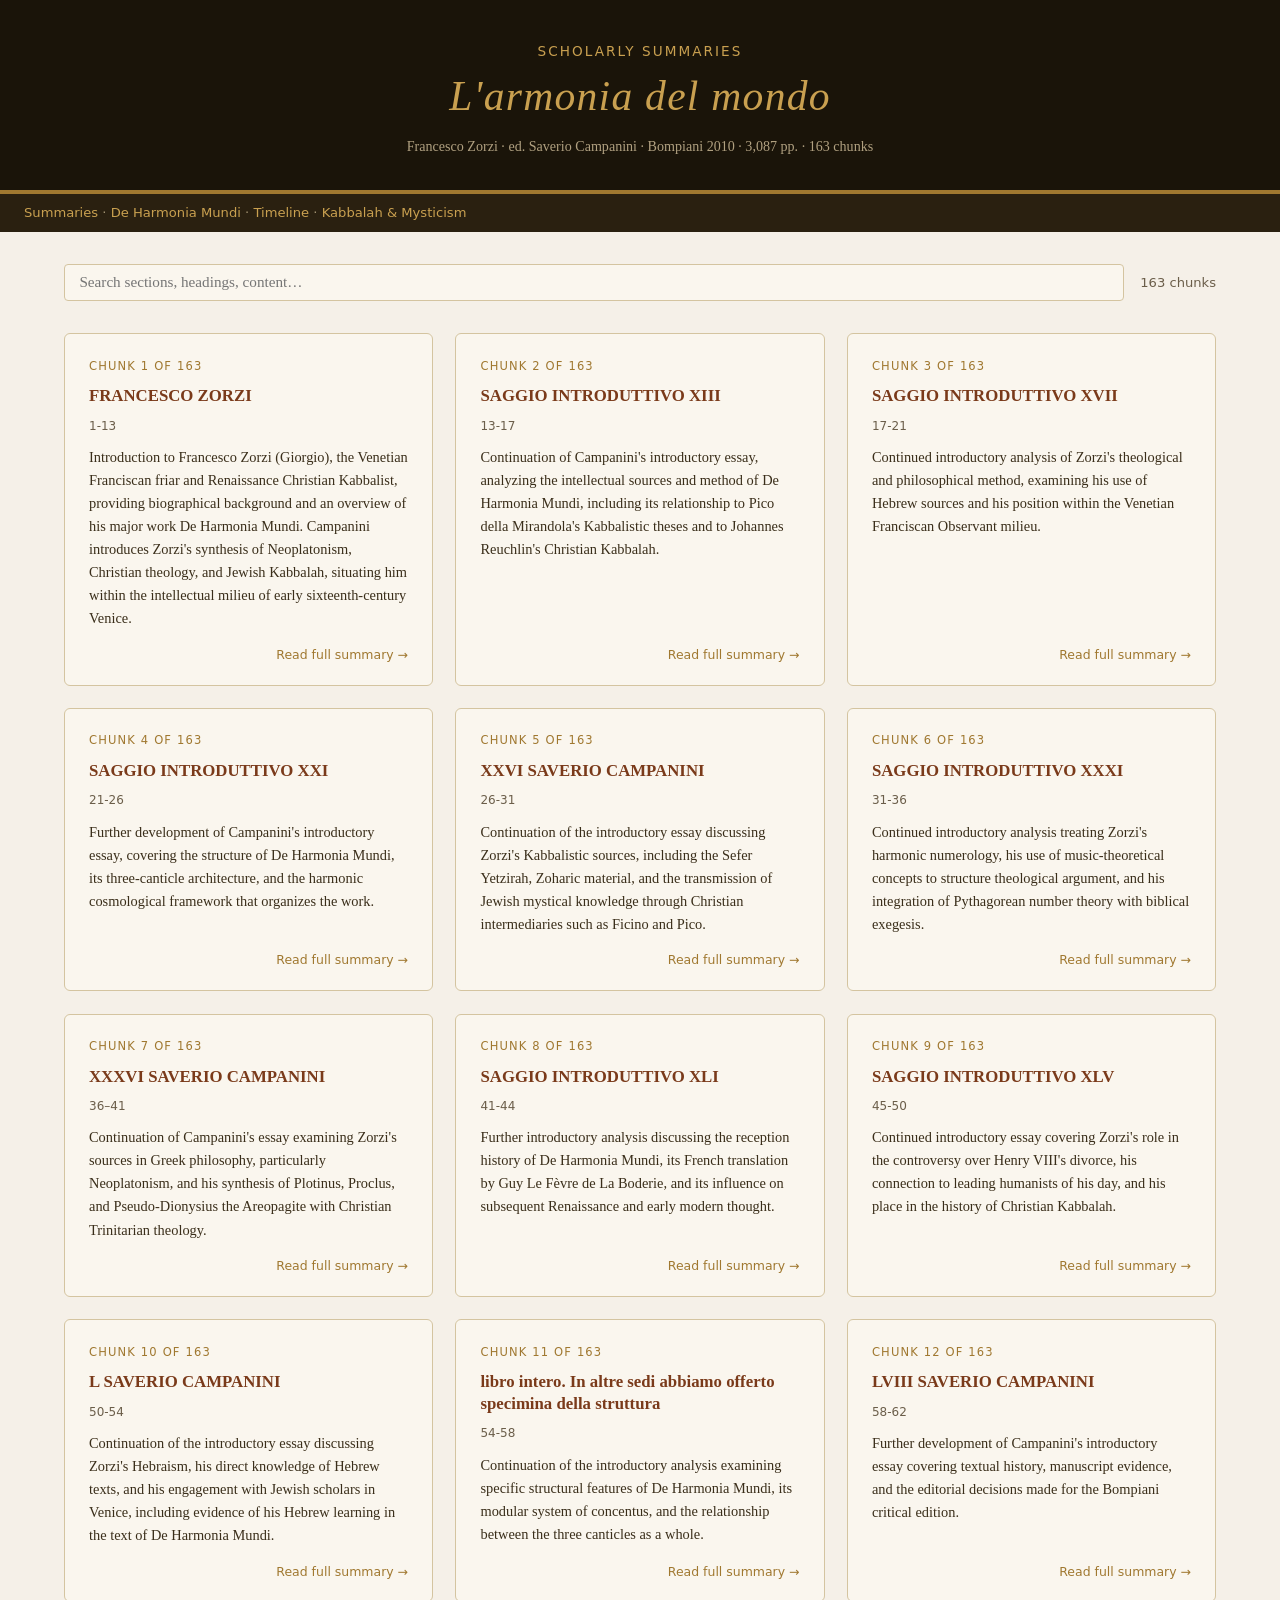
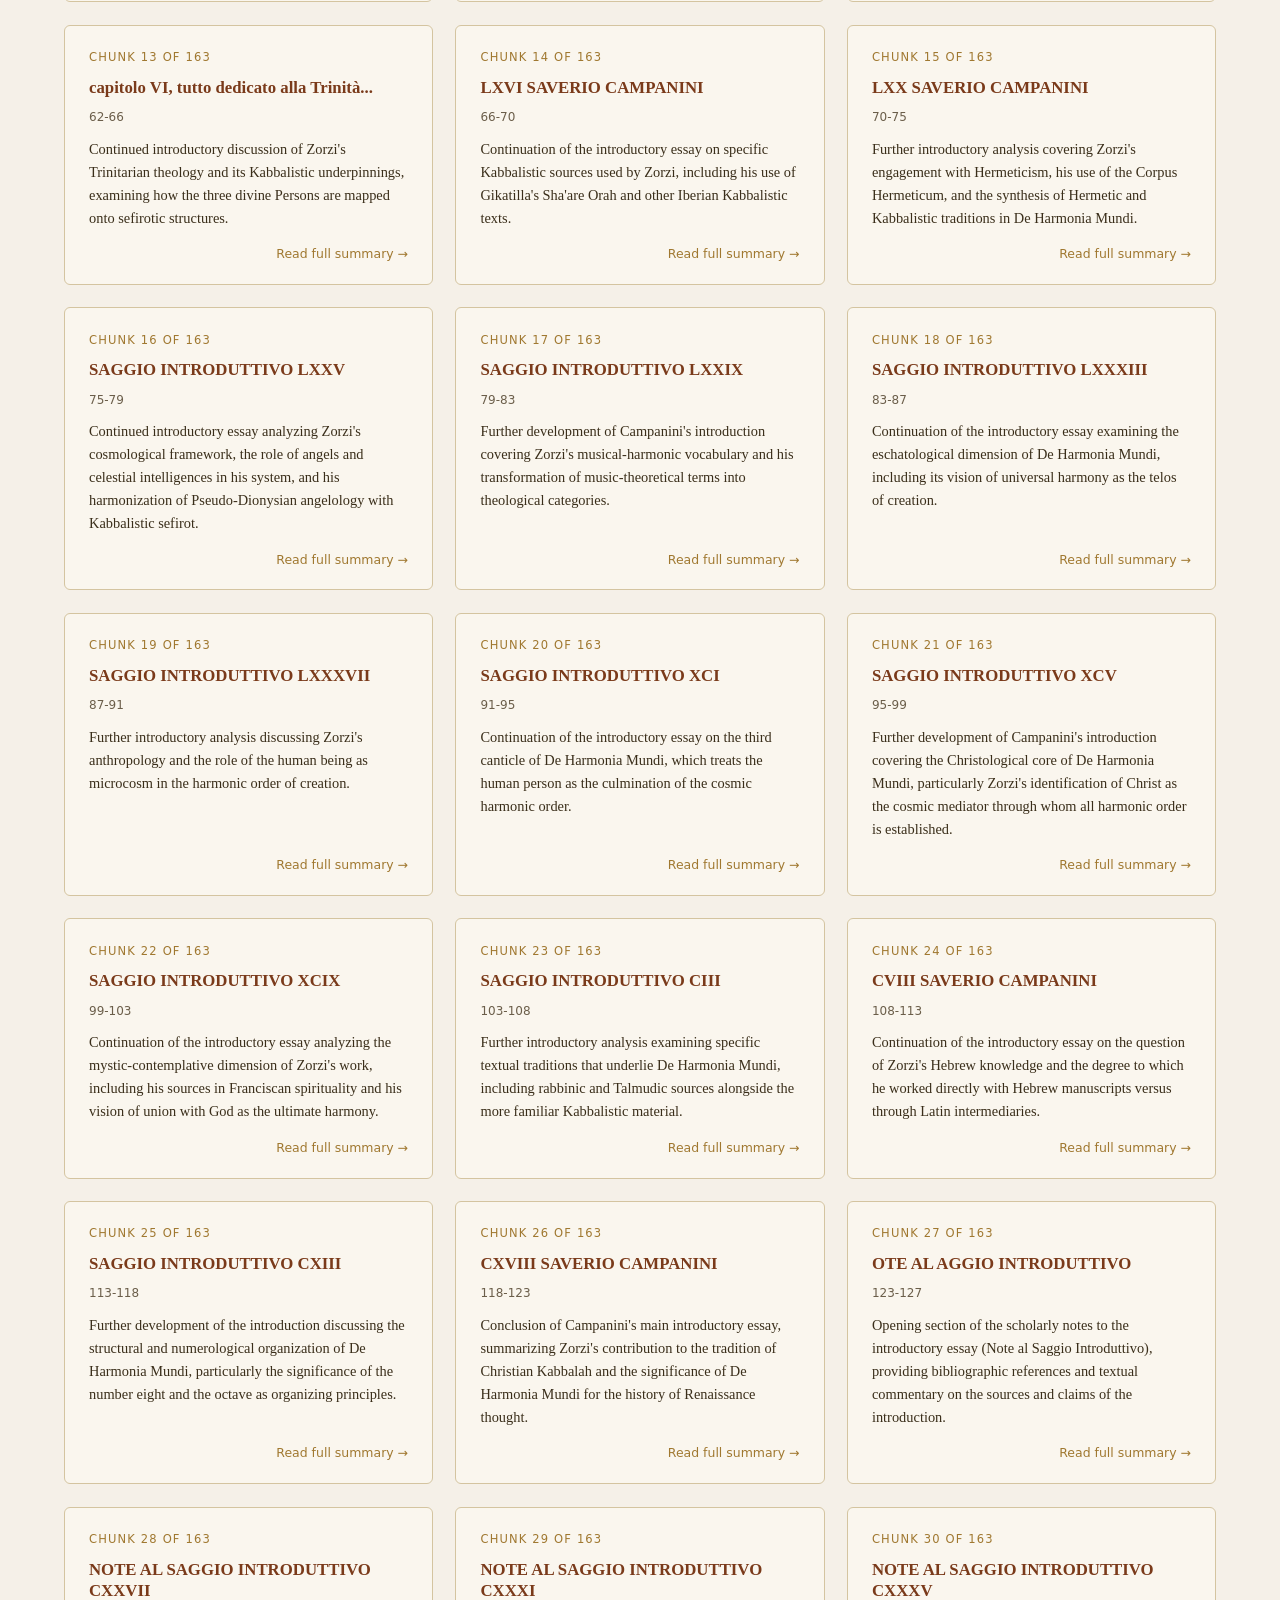
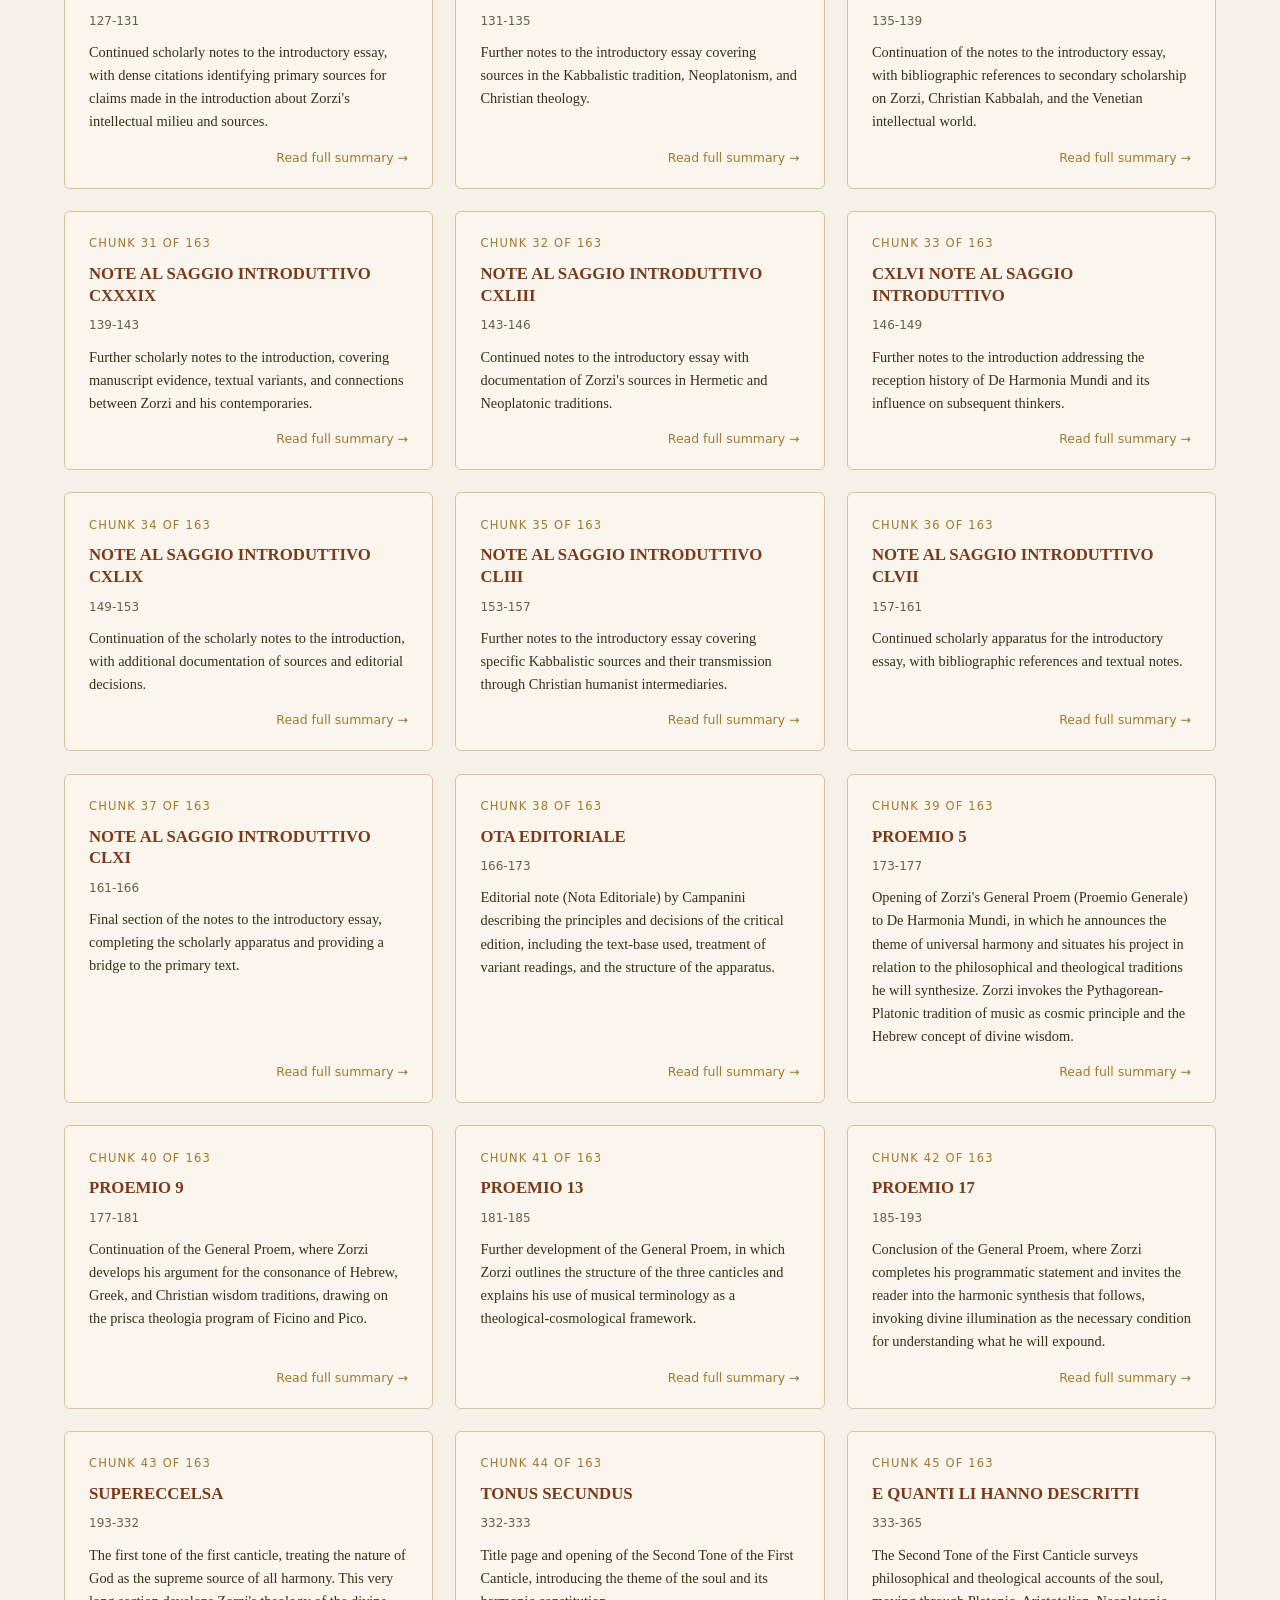
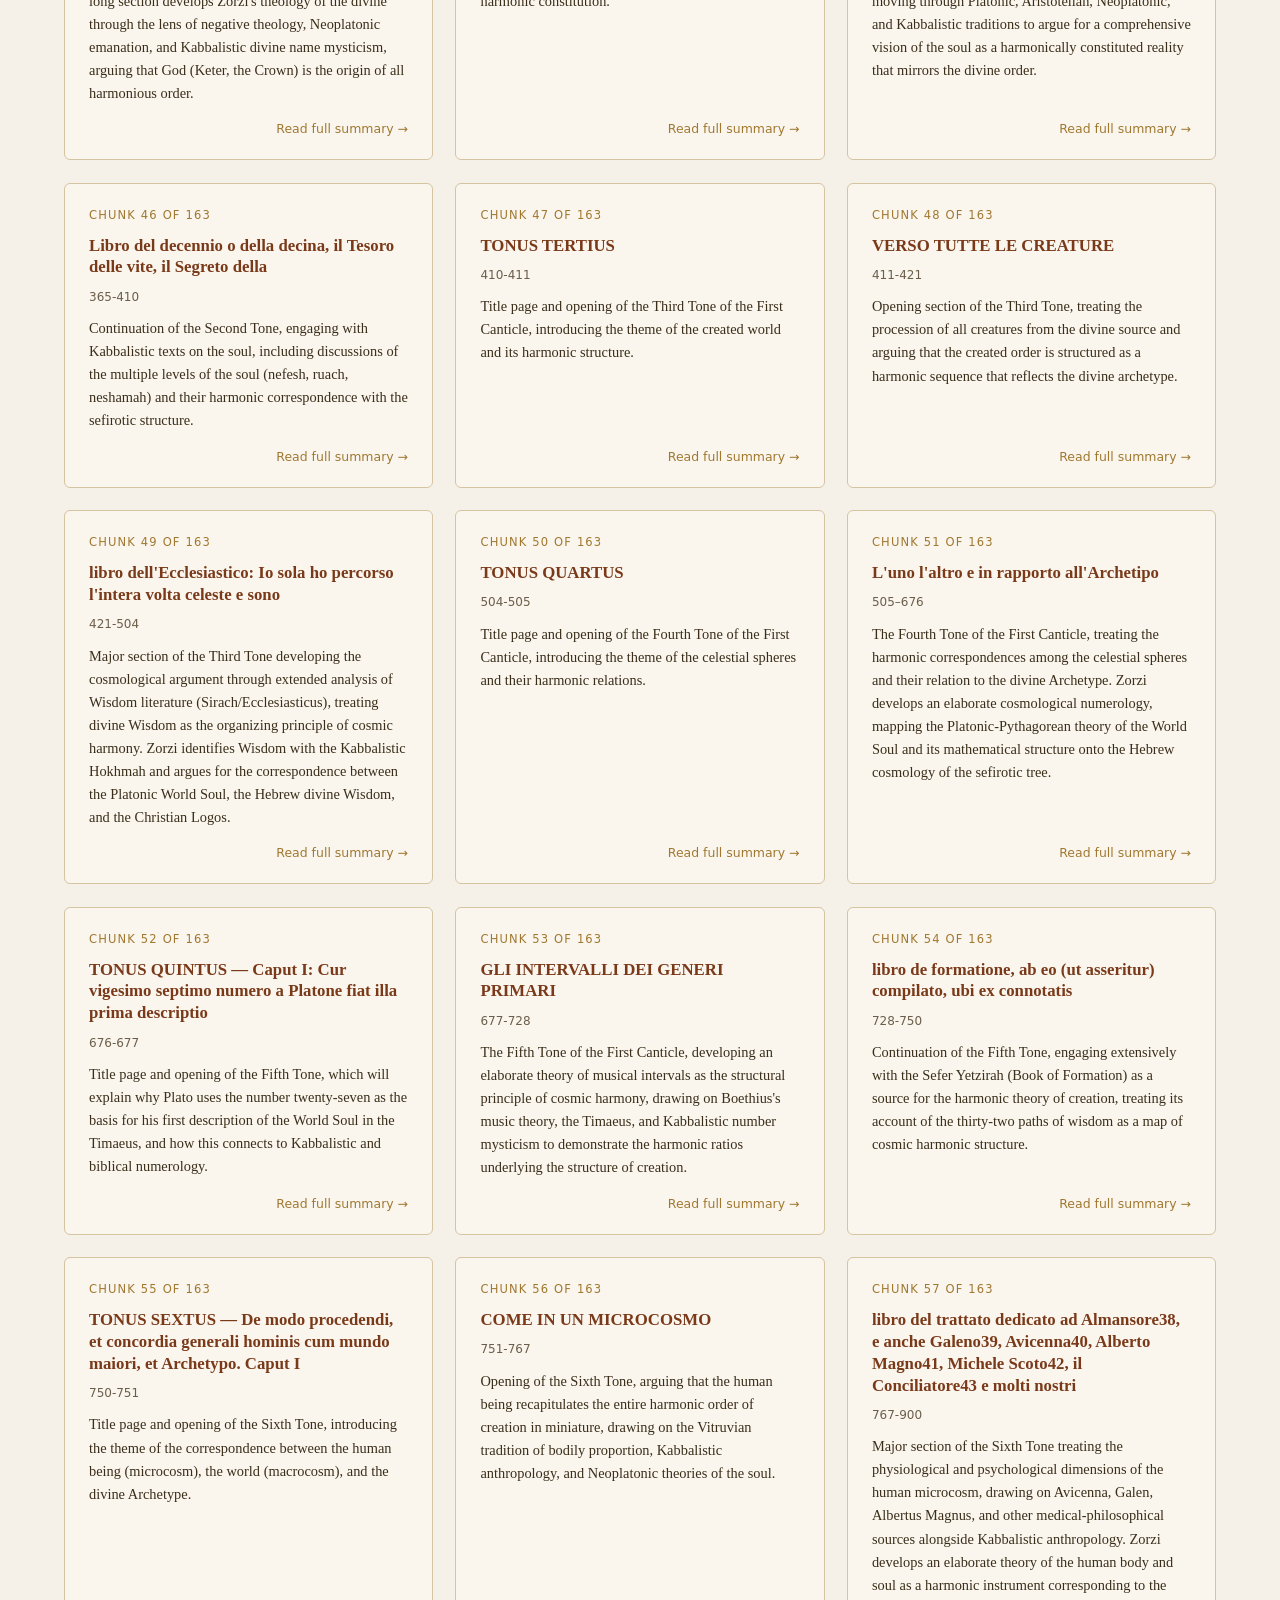
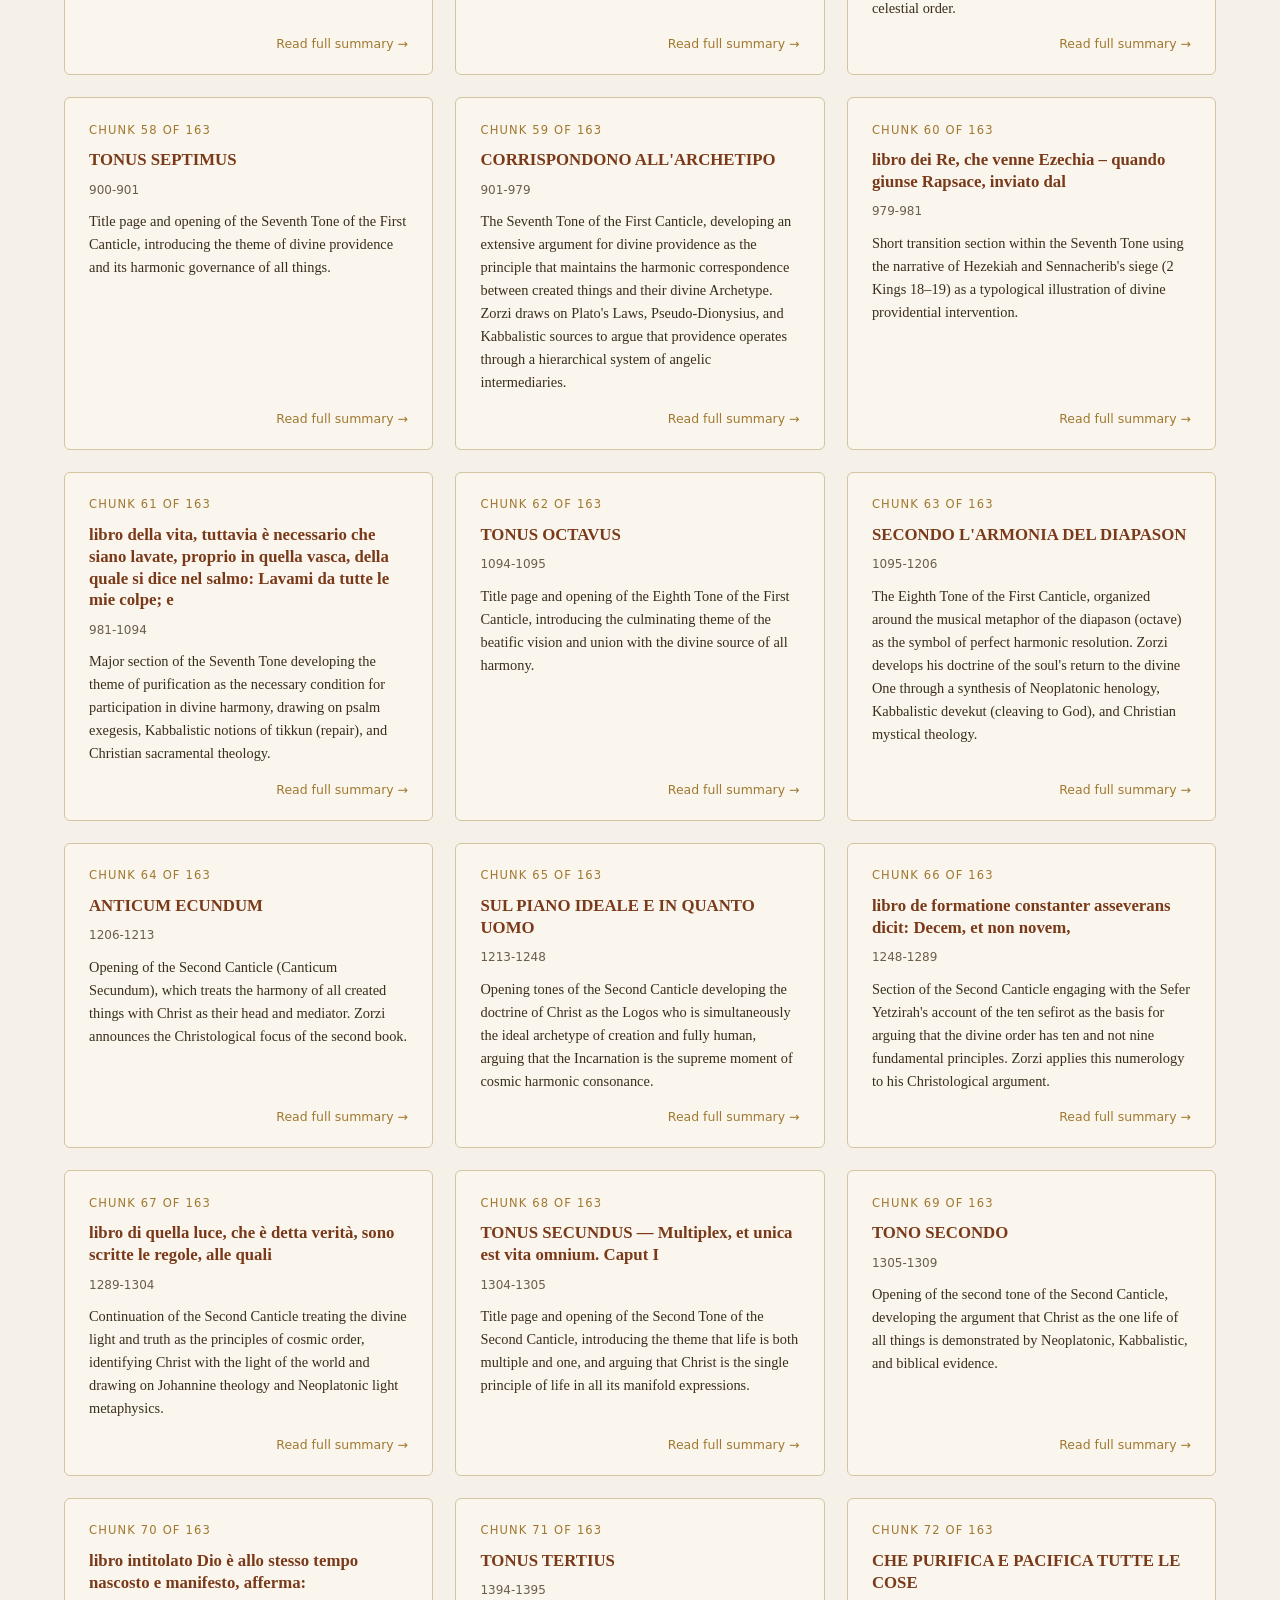
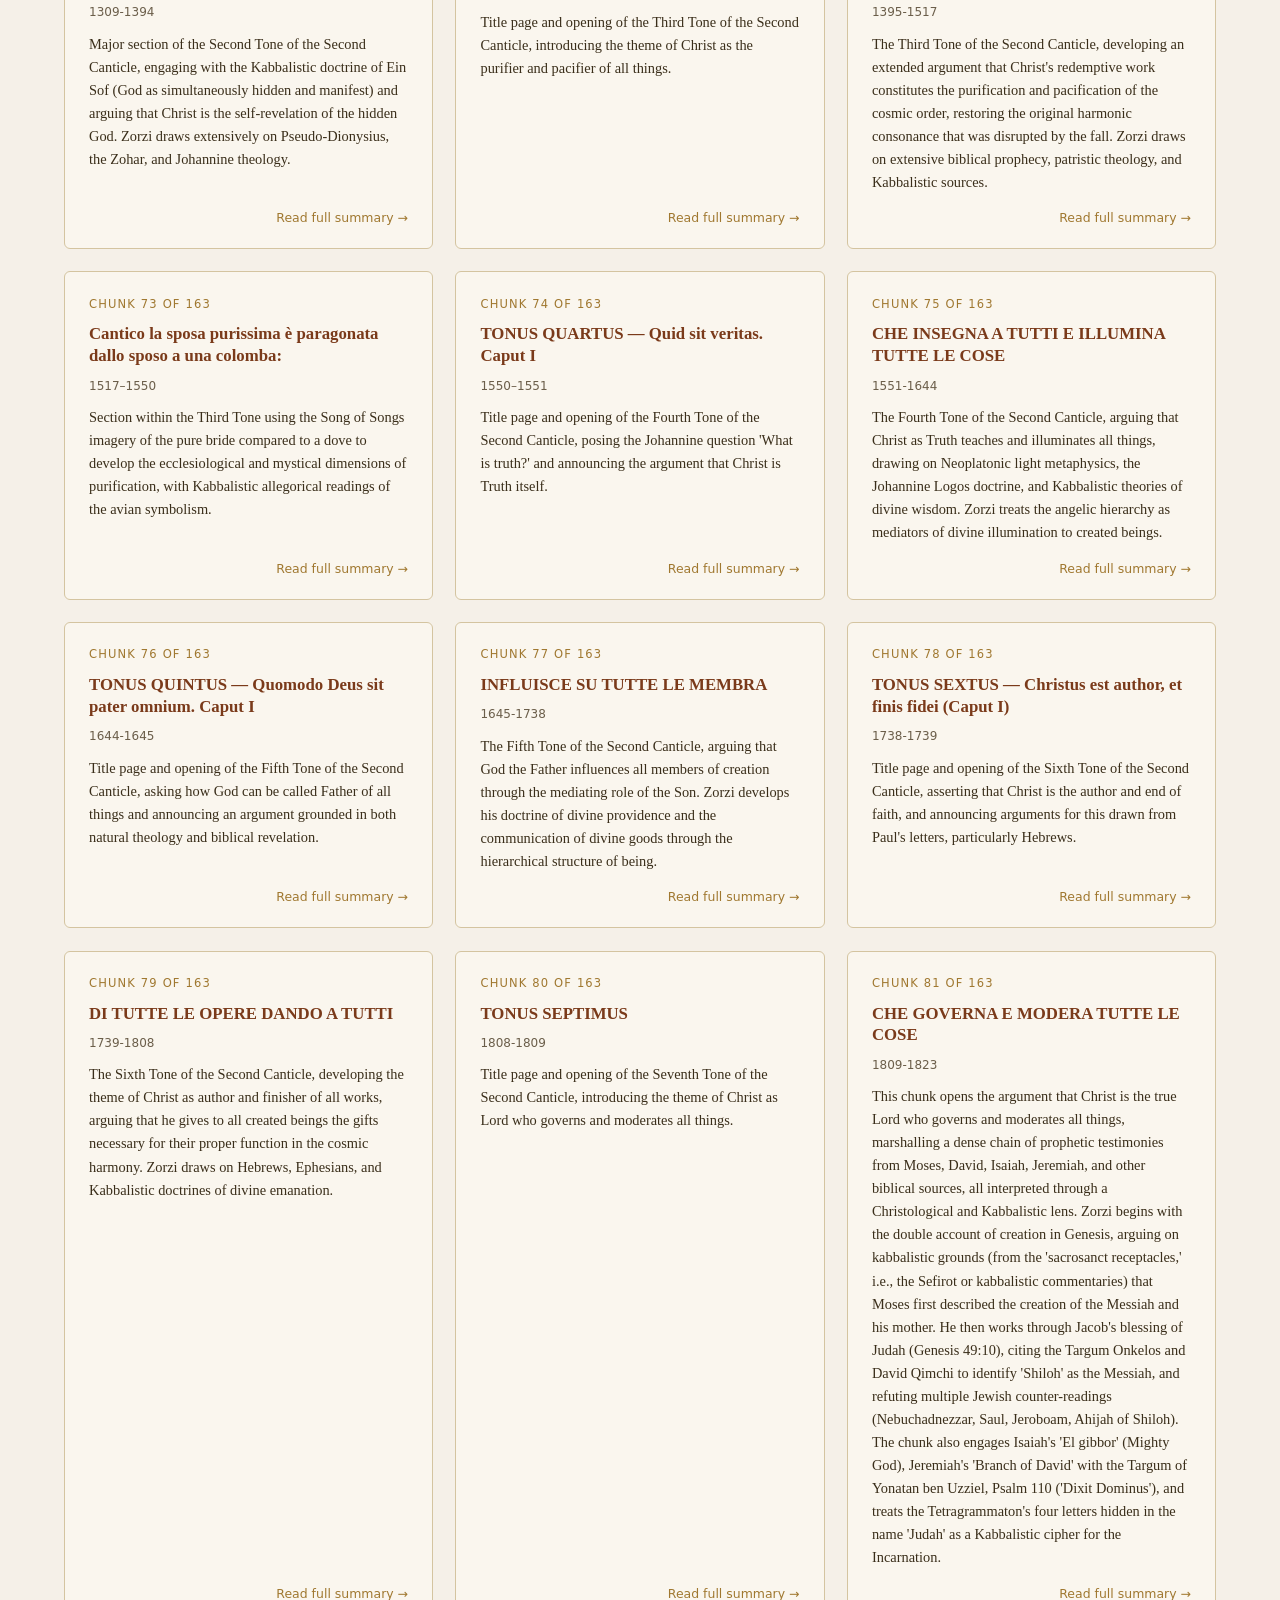
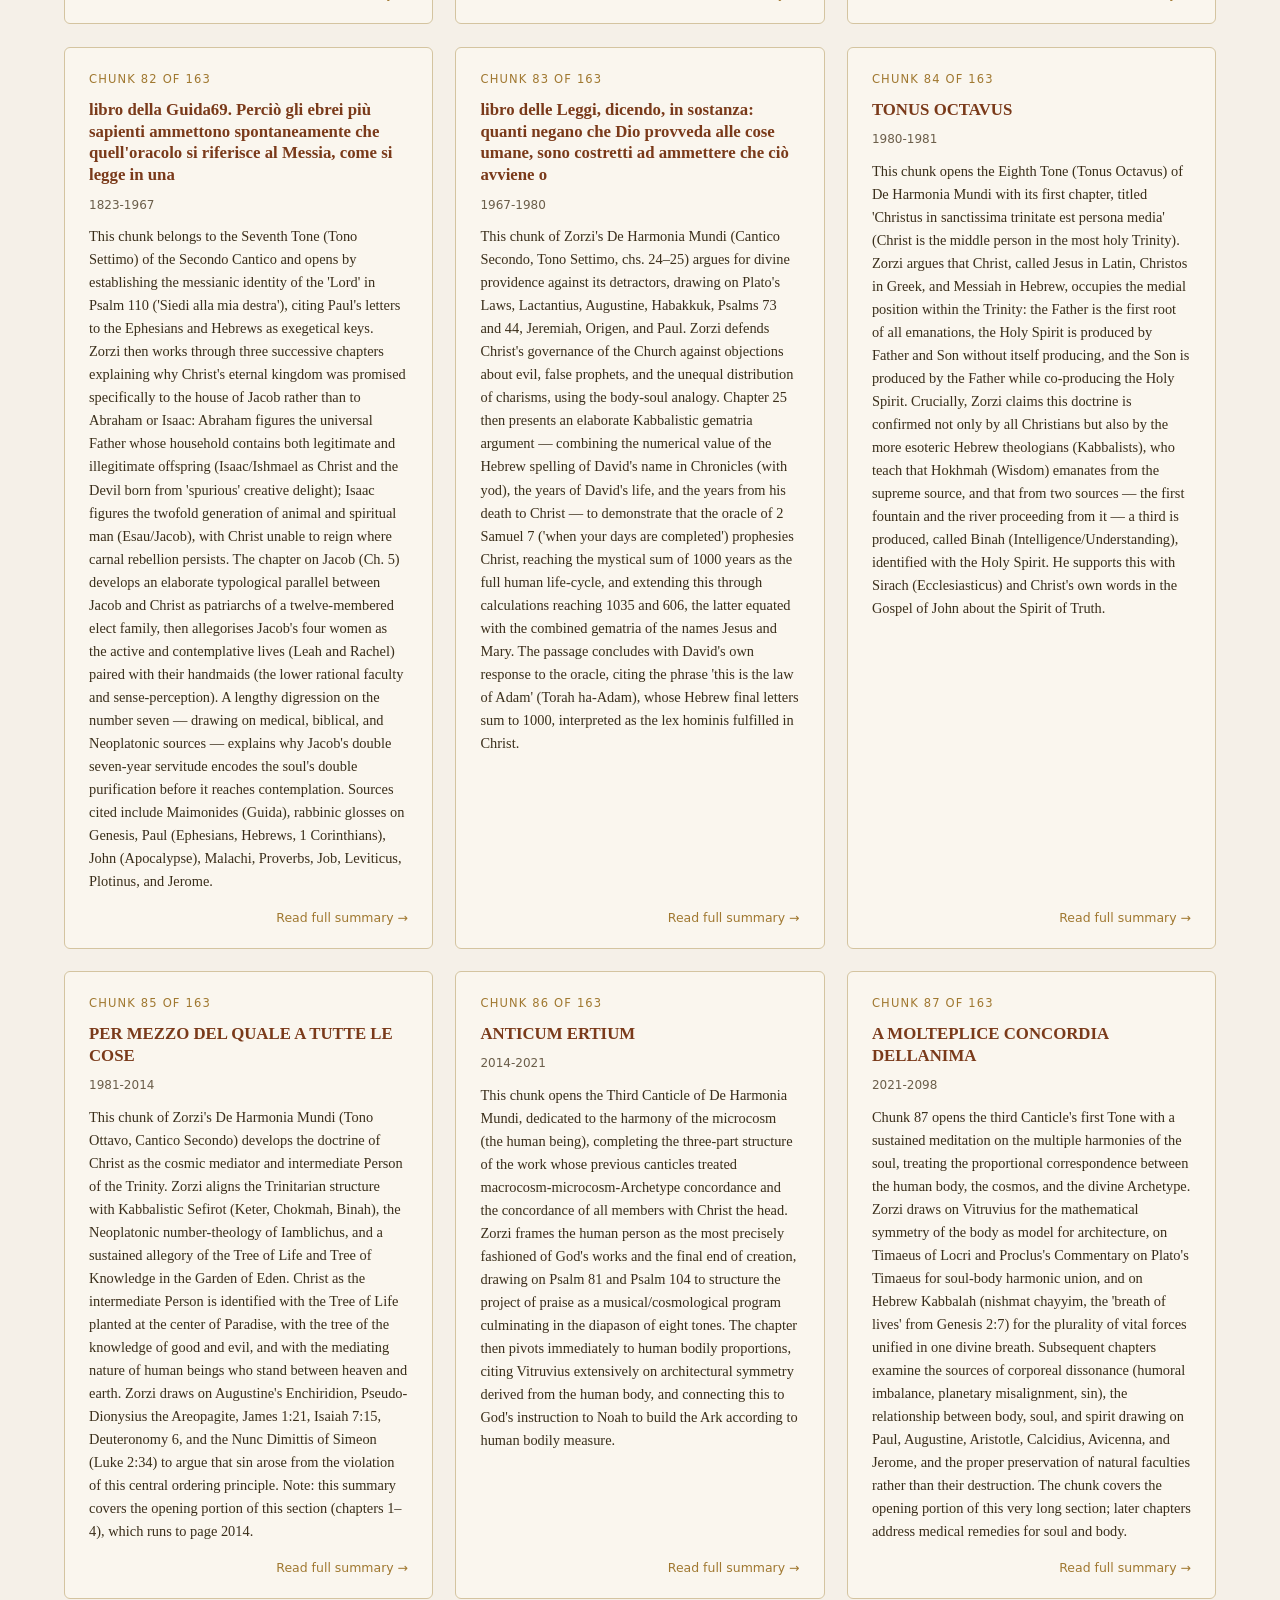
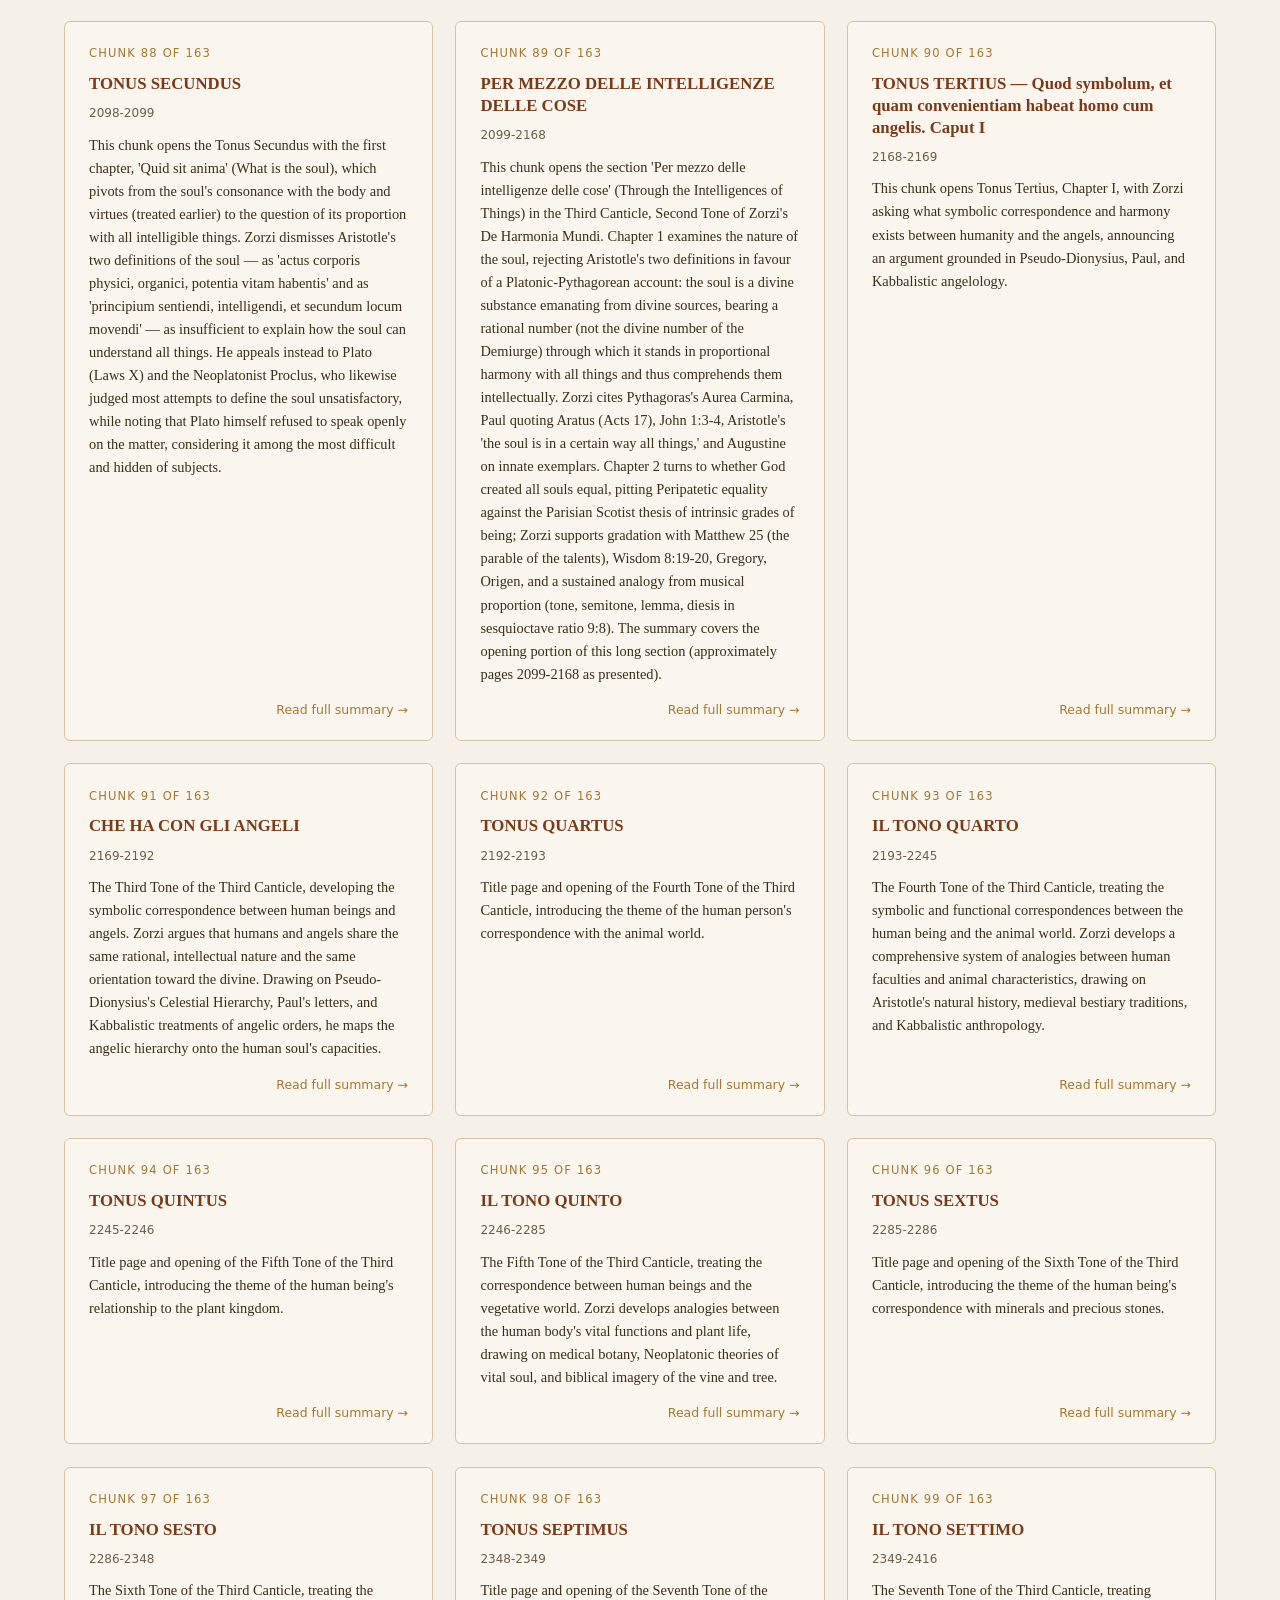
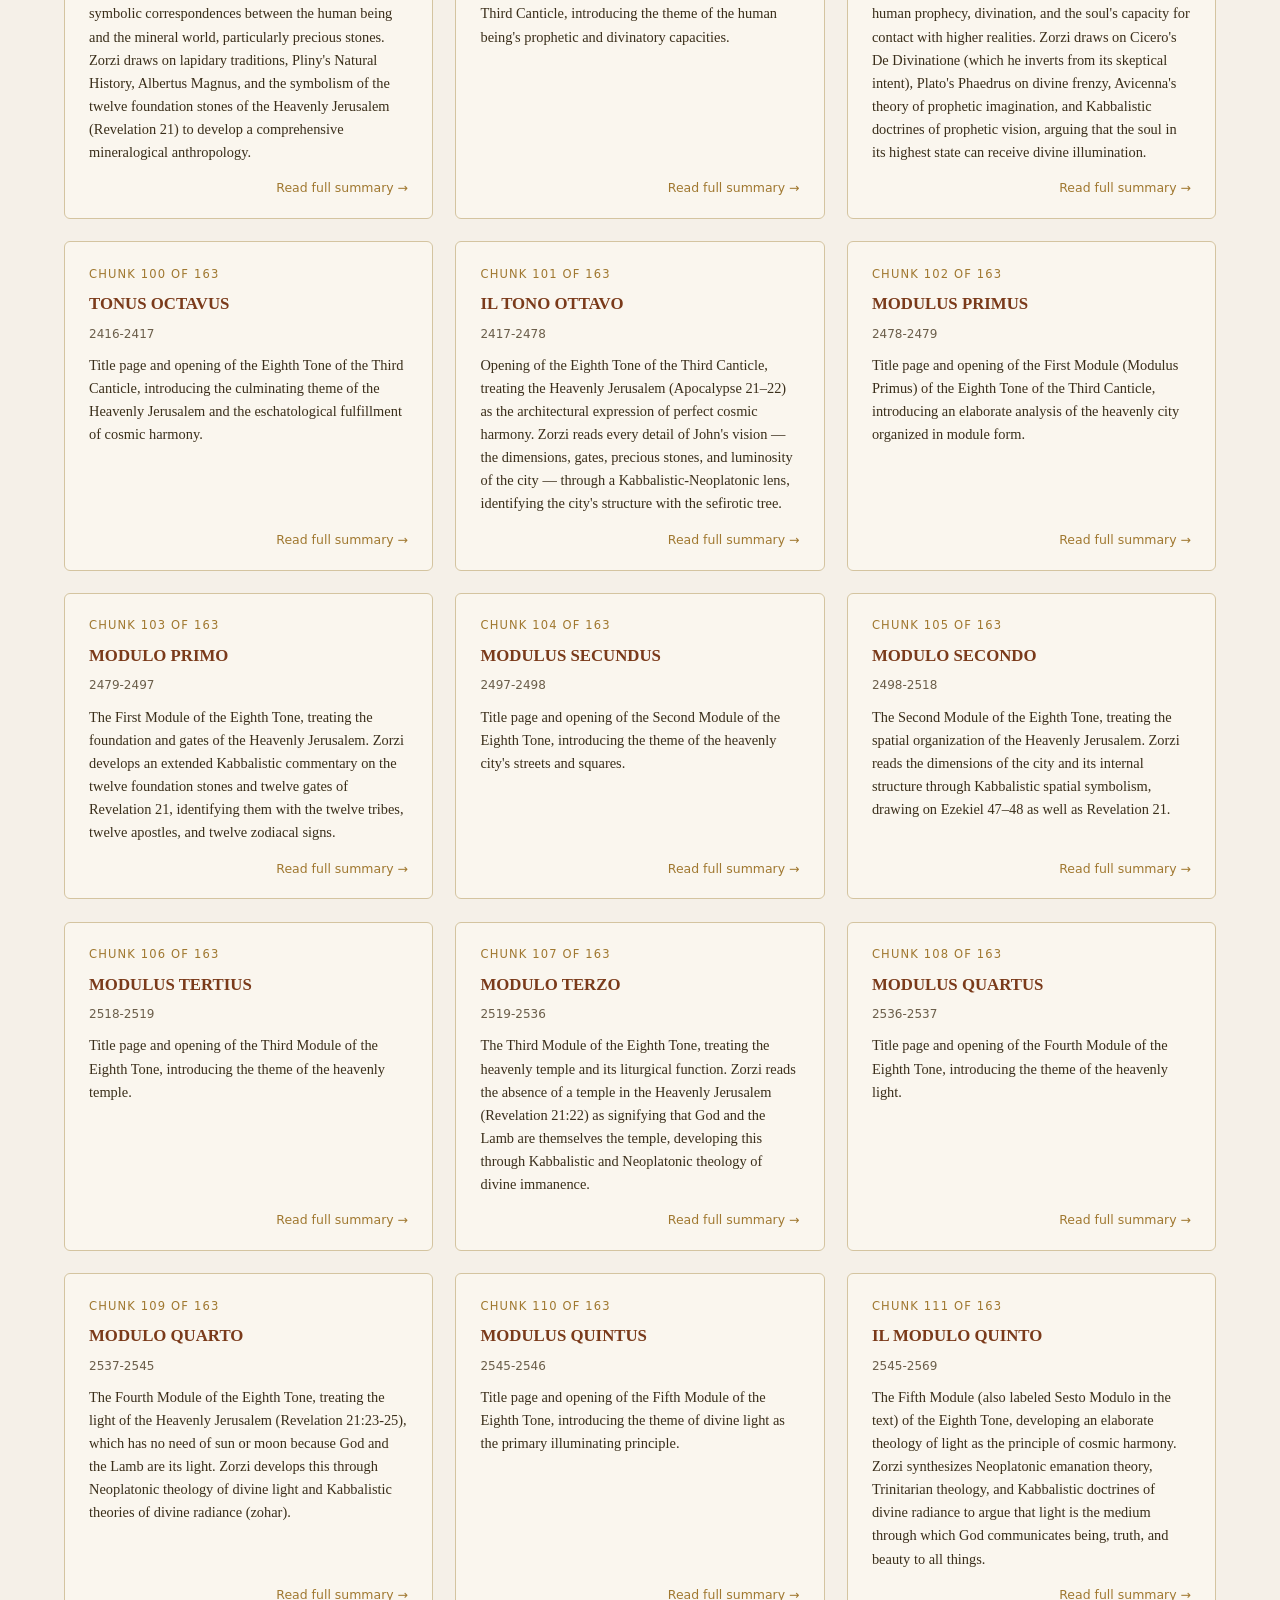
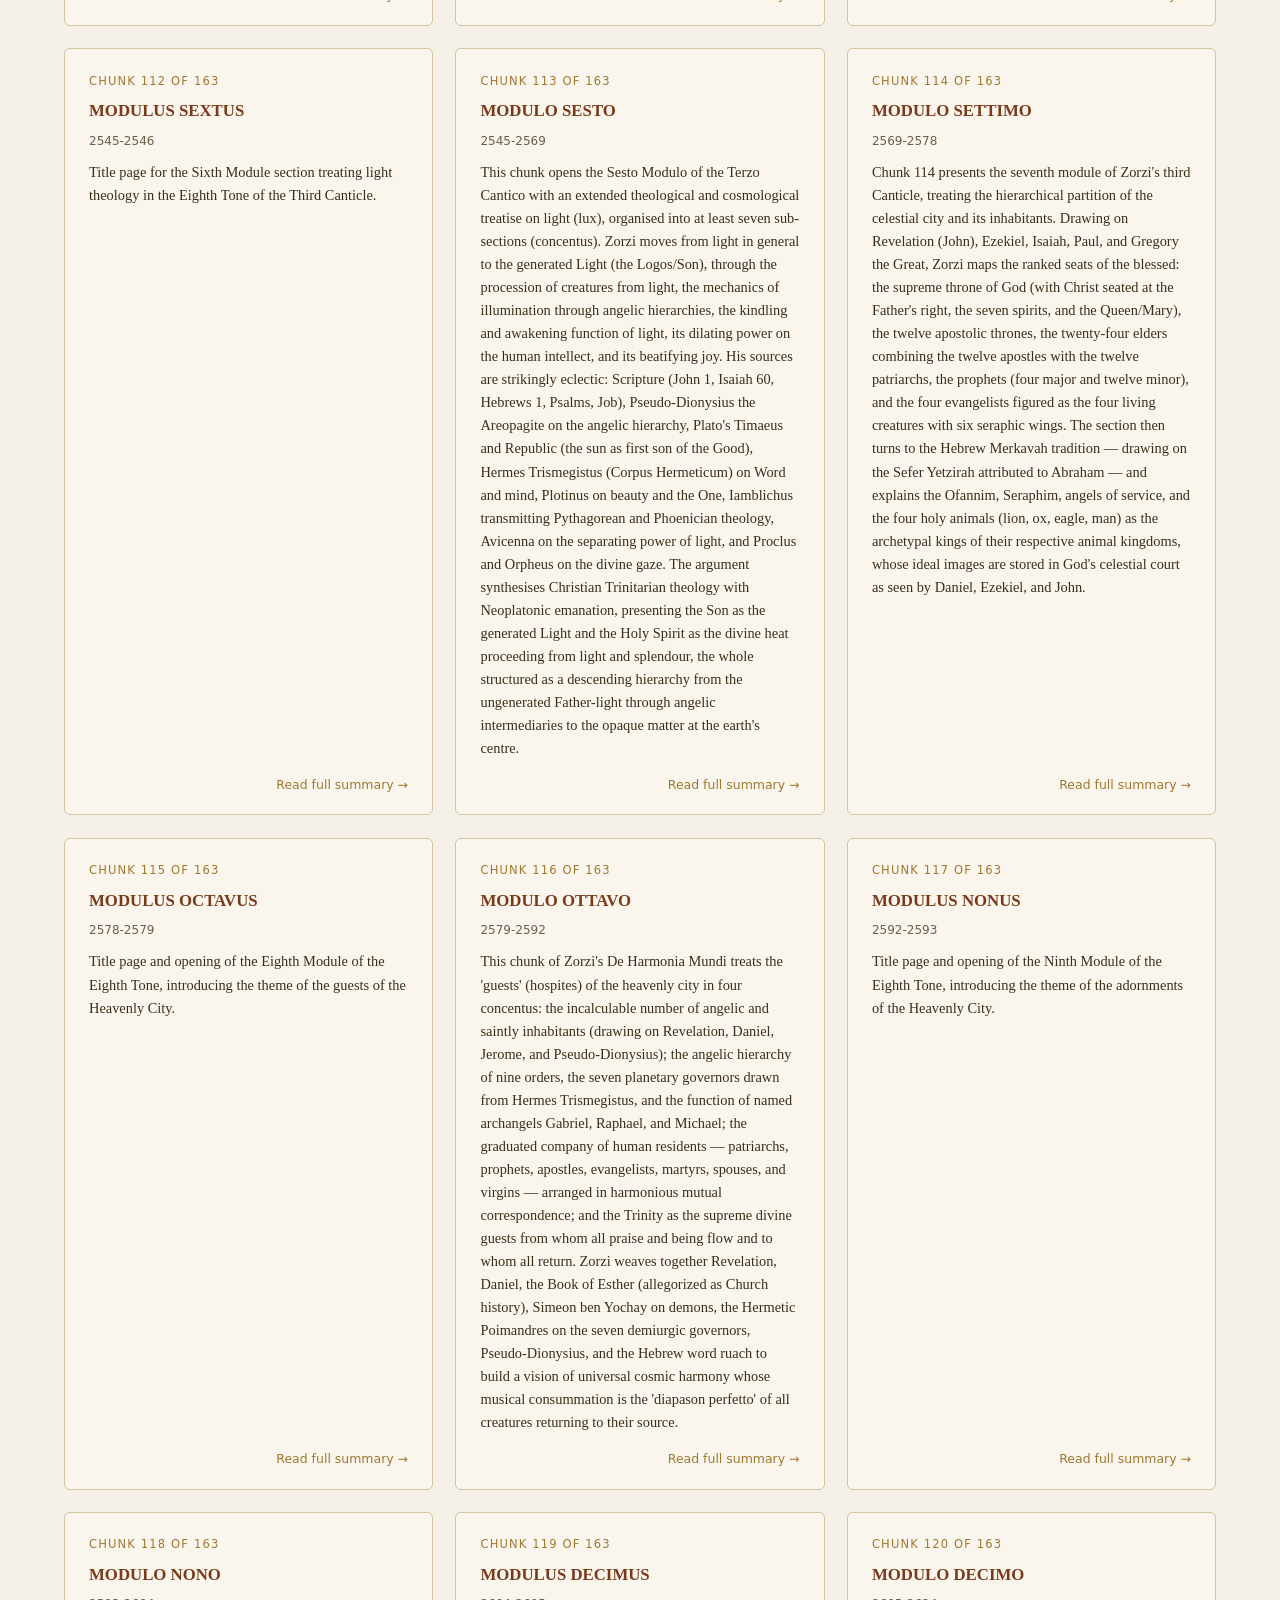
<file: index.html>
<!DOCTYPE html>
<html lang="it">
<head>
  <meta charset="UTF-8">
  <meta name="viewport" content="width=device-width, initial-scale=1.0">
  <title>L'armonia del mondo — Francesco Zorzi</title>
  <meta name="description" content="Detailed scholarly summaries of Francesco Zorzi's De Harmonia Mundi (L'armonia del mondo), ed. Saverio Campanini, Bompiani 2010.">
  <link rel="stylesheet" href="assets/style.css">
</head>
<body>

<header>
  <div class="subtitle">Scholarly Summaries</div>
  <h1><em>L'armonia del mondo</em></h1>
  <div class="meta">Francesco Zorzi · ed. Saverio Campanini · Bompiani 2010 · 3,087 pp. · 163 chunks</div>
</header>

<nav class="breadcrumb">
  <a href="#">Summaries</a> · <a href="dharma.html">De Harmonia Mundi</a> · <a href="timeline.html">Timeline</a> · <a href="kabbalah.html">Kabbalah & Mysticism</a>
</nav>

<main>
  <div class="filter-bar">
    <input type="search" id="search" placeholder="Search sections, headings, content…" aria-label="Search chunks">
    <span class="count" id="count-display"></span>
  </div>
  <div class="card-grid" id="grid" aria-live="polite"></div>
</main>

<footer>
  <p>
    Summaries generated from the Bompiani critical edition (2010).
    Verbatim excerpts reproduced under fair use for scholarly commentary. ·
    <a href="https://github.com/t3dy/ZorziHarmoniaMundi" target="_blank">GitHub</a>
  </p>
</footer>

<script>
const TOTAL = 163;

function pad(n) { return String(n).padStart(3, '0'); }

function cardHTML(s) {
  const id = pad(s.chunk);
  return `<a class="card" href="chunk.html?id=${id}" aria-label="Chunk ${s.chunk}: ${s.heading}">
    <div class="card-num">Chunk ${s.chunk} of ${TOTAL}</div>
    <div class="card-heading">${escHtml(s.heading)}</div>
    <div class="card-pages">${escHtml(s.pages || '')}</div>
    <div class="card-summary">${escHtml(s.card_summary || '')}</div>
    <div class="card-arrow">Read full summary →</div>
  </a>`;
}

function escHtml(s) {
  return String(s)
    .replace(/&/g,'&amp;').replace(/</g,'&lt;').replace(/>/g,'&gt;')
    .replace(/"/g,'&quot;');
}

function renderGrid(items) {
  const grid = document.getElementById('grid');
  document.getElementById('count-display').textContent =
    items.length === TOTAL ? `${TOTAL} chunks` : `${items.length} of ${TOTAL} chunks`;
  grid.innerHTML = items.map(cardHTML).join('');
}

function skeletons(n) {
  return Array.from({length: n}, (_,i) => `
    <div class="card loading" aria-hidden="true">
      <div class="card-num">Chunk ${i+1}</div>
      <div class="card-heading">Loading…</div>
      <div class="card-summary">Loading…</div>
    </div>`).join('');
}

let allChunks = [];

async function init() {
  document.getElementById('grid').innerHTML = skeletons(20);
  try {
    const r = await fetch('data/summaries.json');
    if (!r.ok) throw new Error(r.status);
    allChunks = await r.json();
    renderGrid(allChunks);
  } catch(e) {
    document.getElementById('grid').innerHTML =
      '<p class="error-msg">Summaries not yet generated. Run the build script to populate data/summaries.json.</p>';
  }
}

document.getElementById('search').addEventListener('input', function() {
  const q = this.value.trim().toLowerCase();
  if (!q) { renderGrid(allChunks); return; }
  const filtered = allChunks.filter(s =>
    s.heading.toLowerCase().includes(q) ||
    (s.card_summary || '').toLowerCase().includes(q) ||
    (s.pages || '').toLowerCase().includes(q)
  );
  renderGrid(filtered);
});

init();
</script>
</body>
</html>
</file>
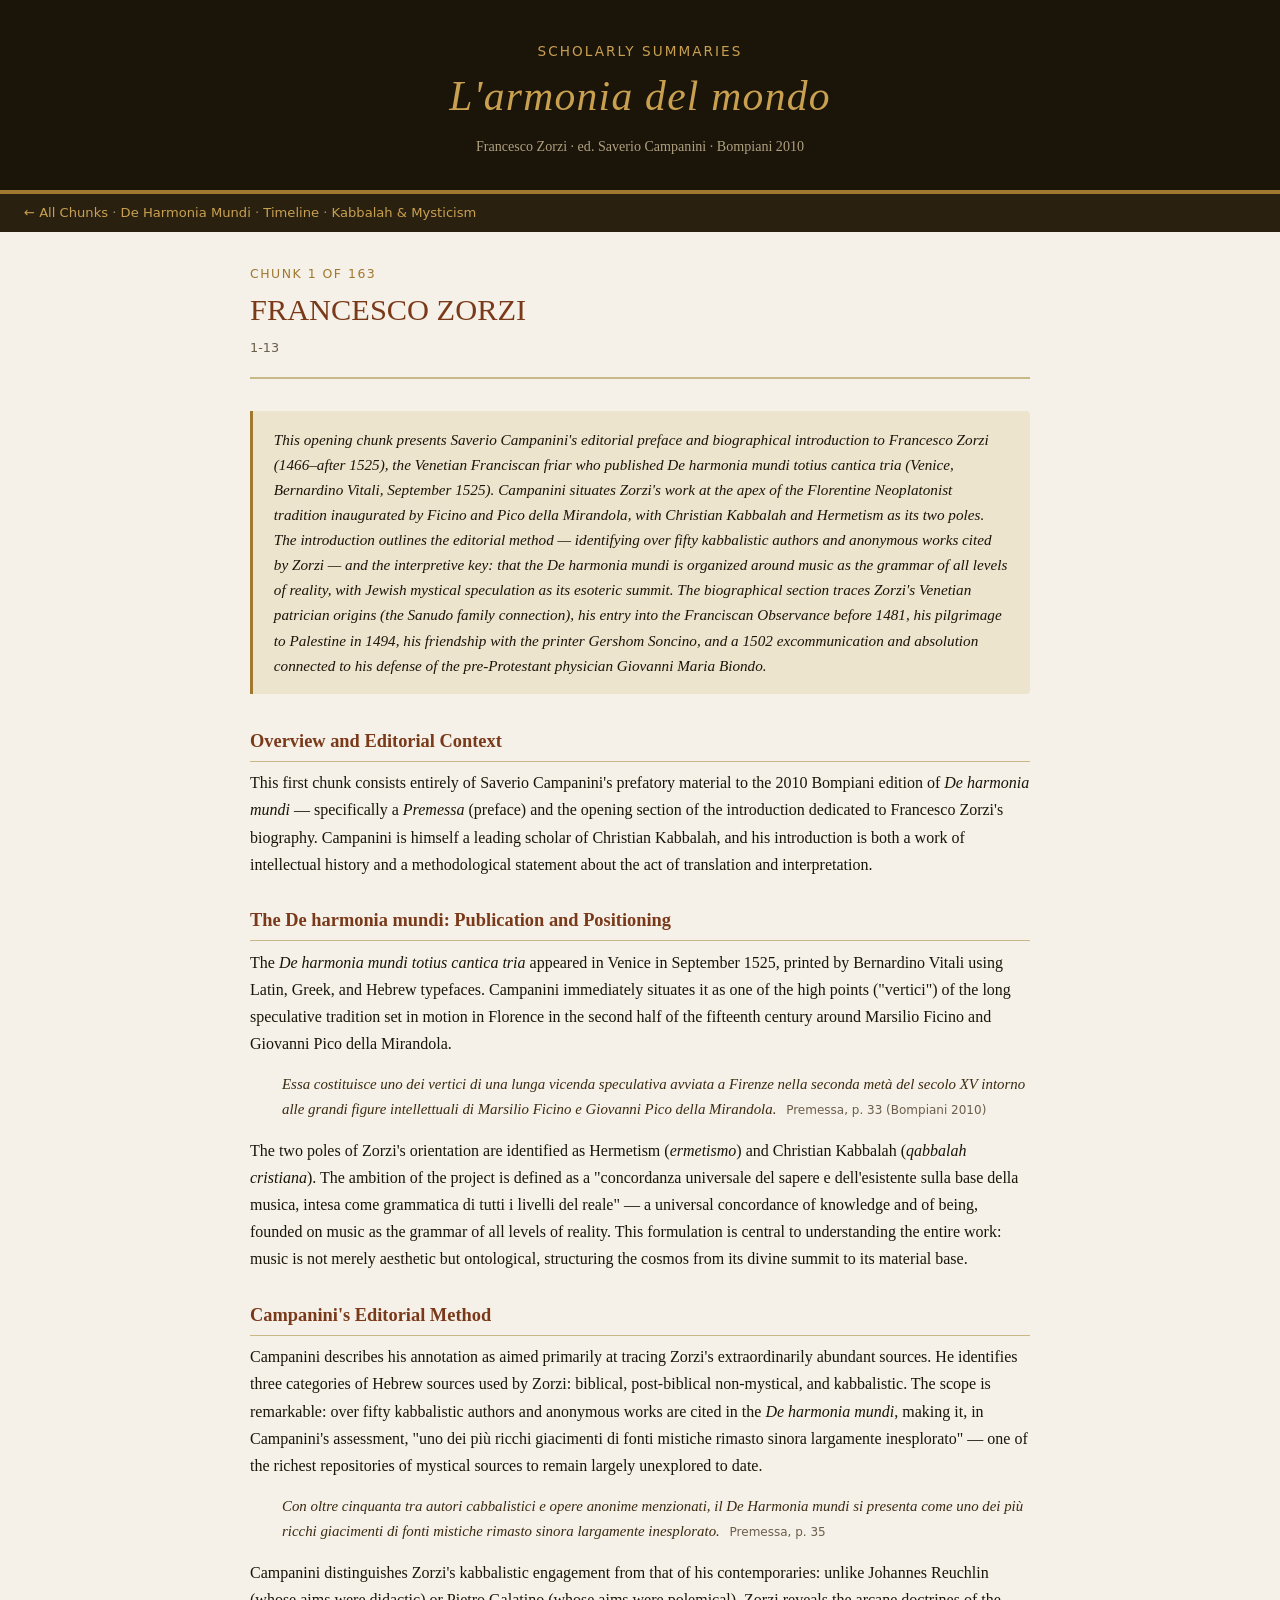
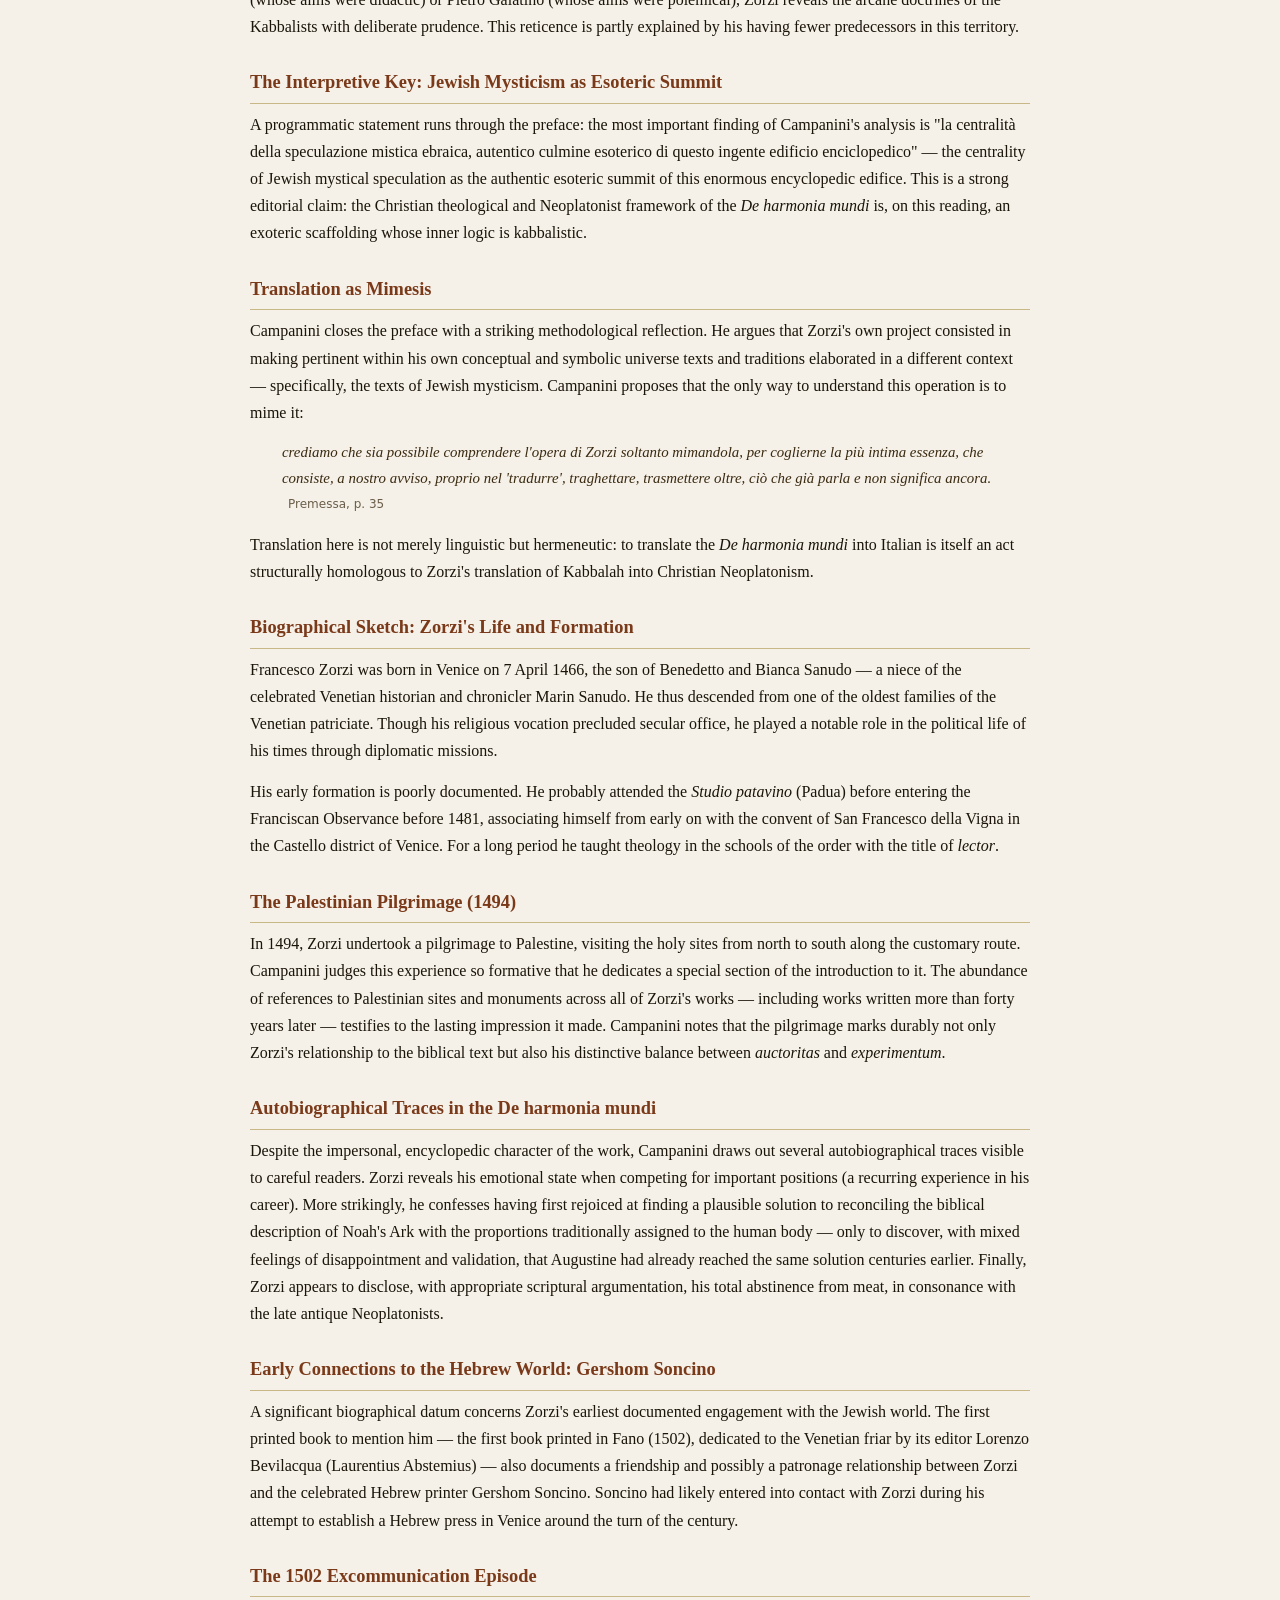
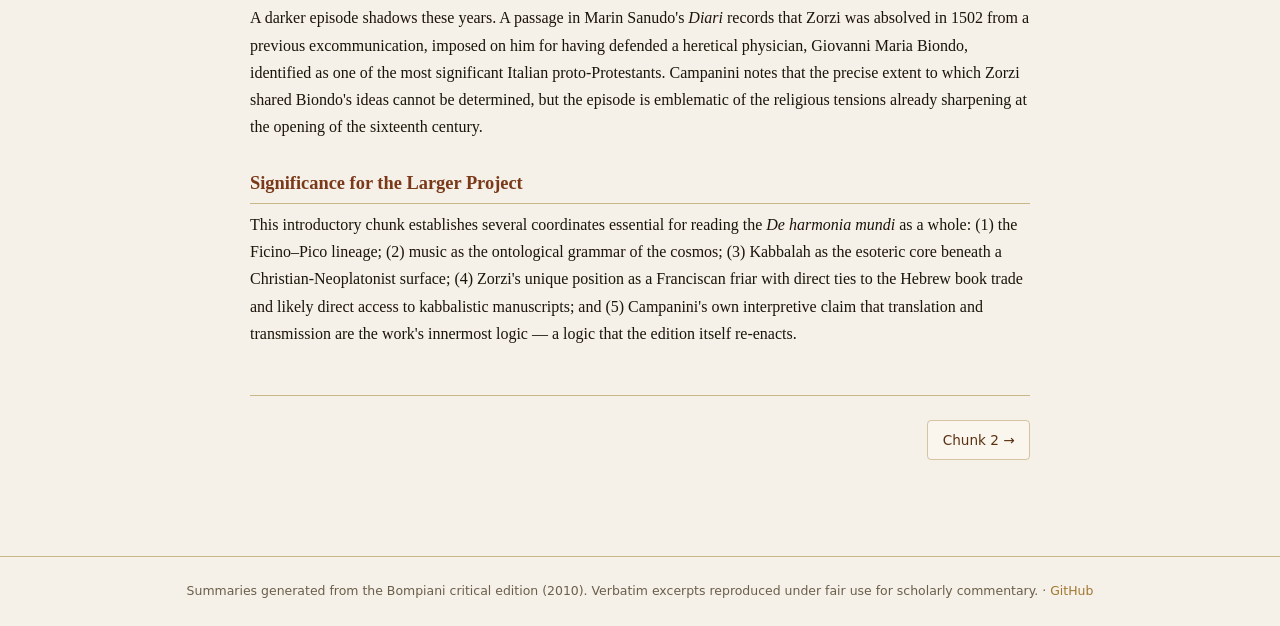
<file: chunk.html>
<!DOCTYPE html>
<html lang="it">
<head>
  <meta charset="UTF-8">
  <meta name="viewport" content="width=device-width, initial-scale=1.0">
  <title>Chunk — L'armonia del mondo</title>
  <meta name="description" content="Detailed summary of a section of Francesco Zorzi's De Harmonia Mundi.">
  <link rel="stylesheet" href="assets/style.css">
</head>
<body>

<header>
  <div class="subtitle">Scholarly Summaries</div>
  <h1><em>L'armonia del mondo</em></h1>
  <div class="meta">Francesco Zorzi · ed. Saverio Campanini · Bompiani 2010</div>
</header>

<nav class="breadcrumb">
  <a href="index.html">← All Chunks</a> · <a href="dharma.html">De Harmonia Mundi</a> · <a href="timeline.html">Timeline</a> · <a href="kabbalah.html">Kabbalah & Mysticism</a>
</nav>

<main>
  <div class="essay-wrap" id="essay-wrap">
    <div class="spinner" id="spinner"></div>
  </div>
</main>

<footer>
  <p>
    Summaries generated from the Bompiani critical edition (2010).
    Verbatim excerpts reproduced under fair use for scholarly commentary. ·
    <a href="https://github.com/t3dy/ZorziHarmoniaMundi" target="_blank">GitHub</a>
  </p>
</footer>

<script src="assets/markdown.js"></script>
<script>
const TOTAL = 163;

function pad(n) { return String(n).padStart(3, '0'); }

function renderEssay(data) {
  const wrap = document.getElementById('essay-wrap');
  const prev = data.chunk > 1 ? `<a href="chunk.html?id=${pad(data.chunk - 1)}">← Chunk ${data.chunk - 1}</a>` : '<span></span>';
  const next = data.chunk < TOTAL ? `<a href="chunk.html?id=${pad(data.chunk + 1)}">Chunk ${data.chunk + 1} →</a>` : '<span></span>';

  document.title = `${data.heading} — L'armonia del mondo`;

  wrap.innerHTML = `
    <div class="essay-header">
      <div class="essay-chunk-id">Chunk ${data.chunk} of ${TOTAL}</div>
      <h1 class="essay-title">${escHtml(data.heading)}</h1>
      <div class="essay-pages">${escHtml(data.pages || '')}</div>
    </div>
    <div class="essay-card-summary">${escHtml(data.card_summary || '')}</div>
    <div class="essay-body">${mdToHtml(data.essay || '')}</div>
    <div class="chunk-nav">${prev}${next}</div>
  `;
}

function escHtml(s) {
  return String(s)
    .replace(/&/g,'&amp;').replace(/</g,'&lt;').replace(/>/g,'&gt;')
    .replace(/"/g,'&quot;');
}

async function init() {
  const params = new URLSearchParams(window.location.search);
  const rawId = params.get('id') || '001';
  const id = pad(parseInt(rawId, 10));
  const num = parseInt(rawId, 10);

  try {
    const r = await fetch(`data/essays/chunk_${id}.json`);
    if (!r.ok) throw new Error(r.status);
    const data = await r.json();
    renderEssay(data);
  } catch(e) {
    document.getElementById('essay-wrap').innerHTML =
      `<p class="error-msg">Essay for chunk ${num} not yet generated, or invalid chunk ID.</p>
       <div class="chunk-nav">
         ${num > 1 ? `<a href="chunk.html?id=${pad(num-1)}">← Chunk ${num-1}</a>` : '<span></span>'}
         ${num < TOTAL ? `<a href="chunk.html?id=${pad(num+1)}">Chunk ${num+1} →</a>` : '<span></span>'}
       </div>`;
  }
}

init();
installProgressBar();
installBackToTop();
installKeyboardNav();
</script>
</body>
</html>
</file>
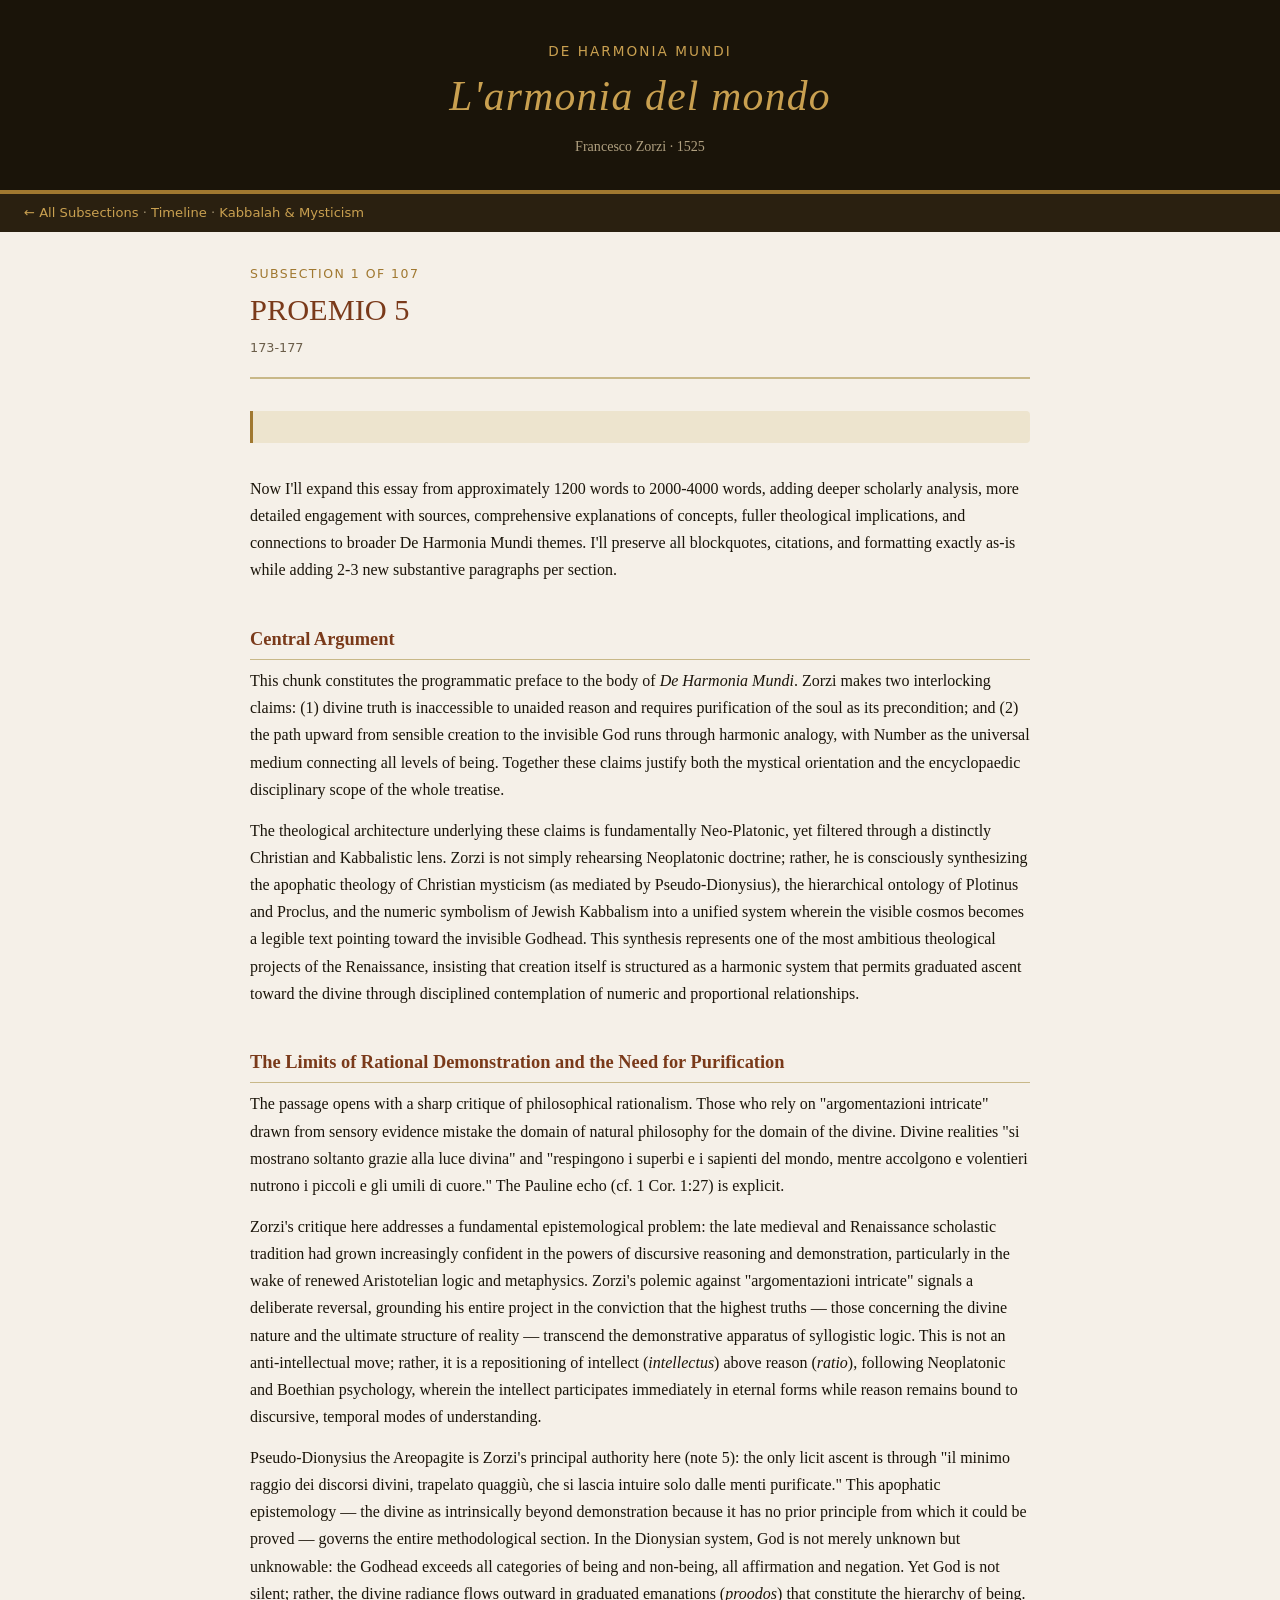
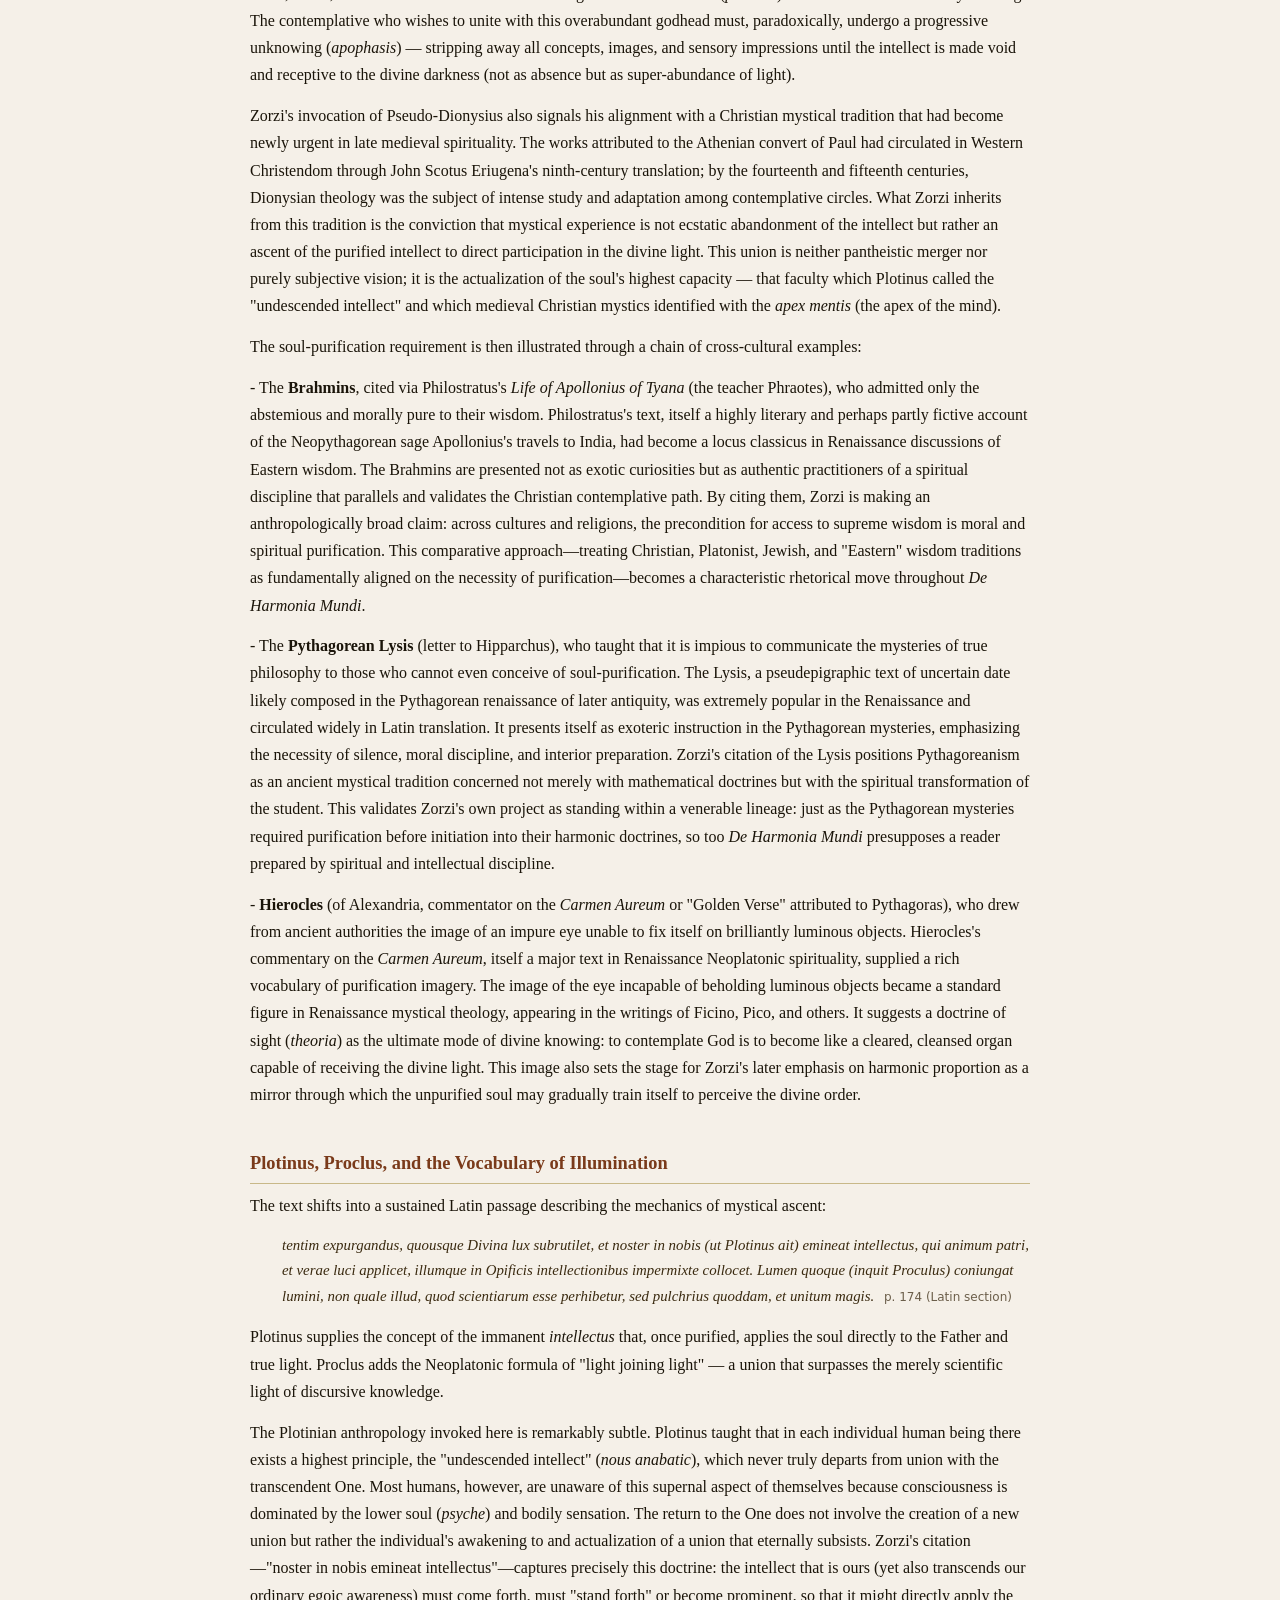
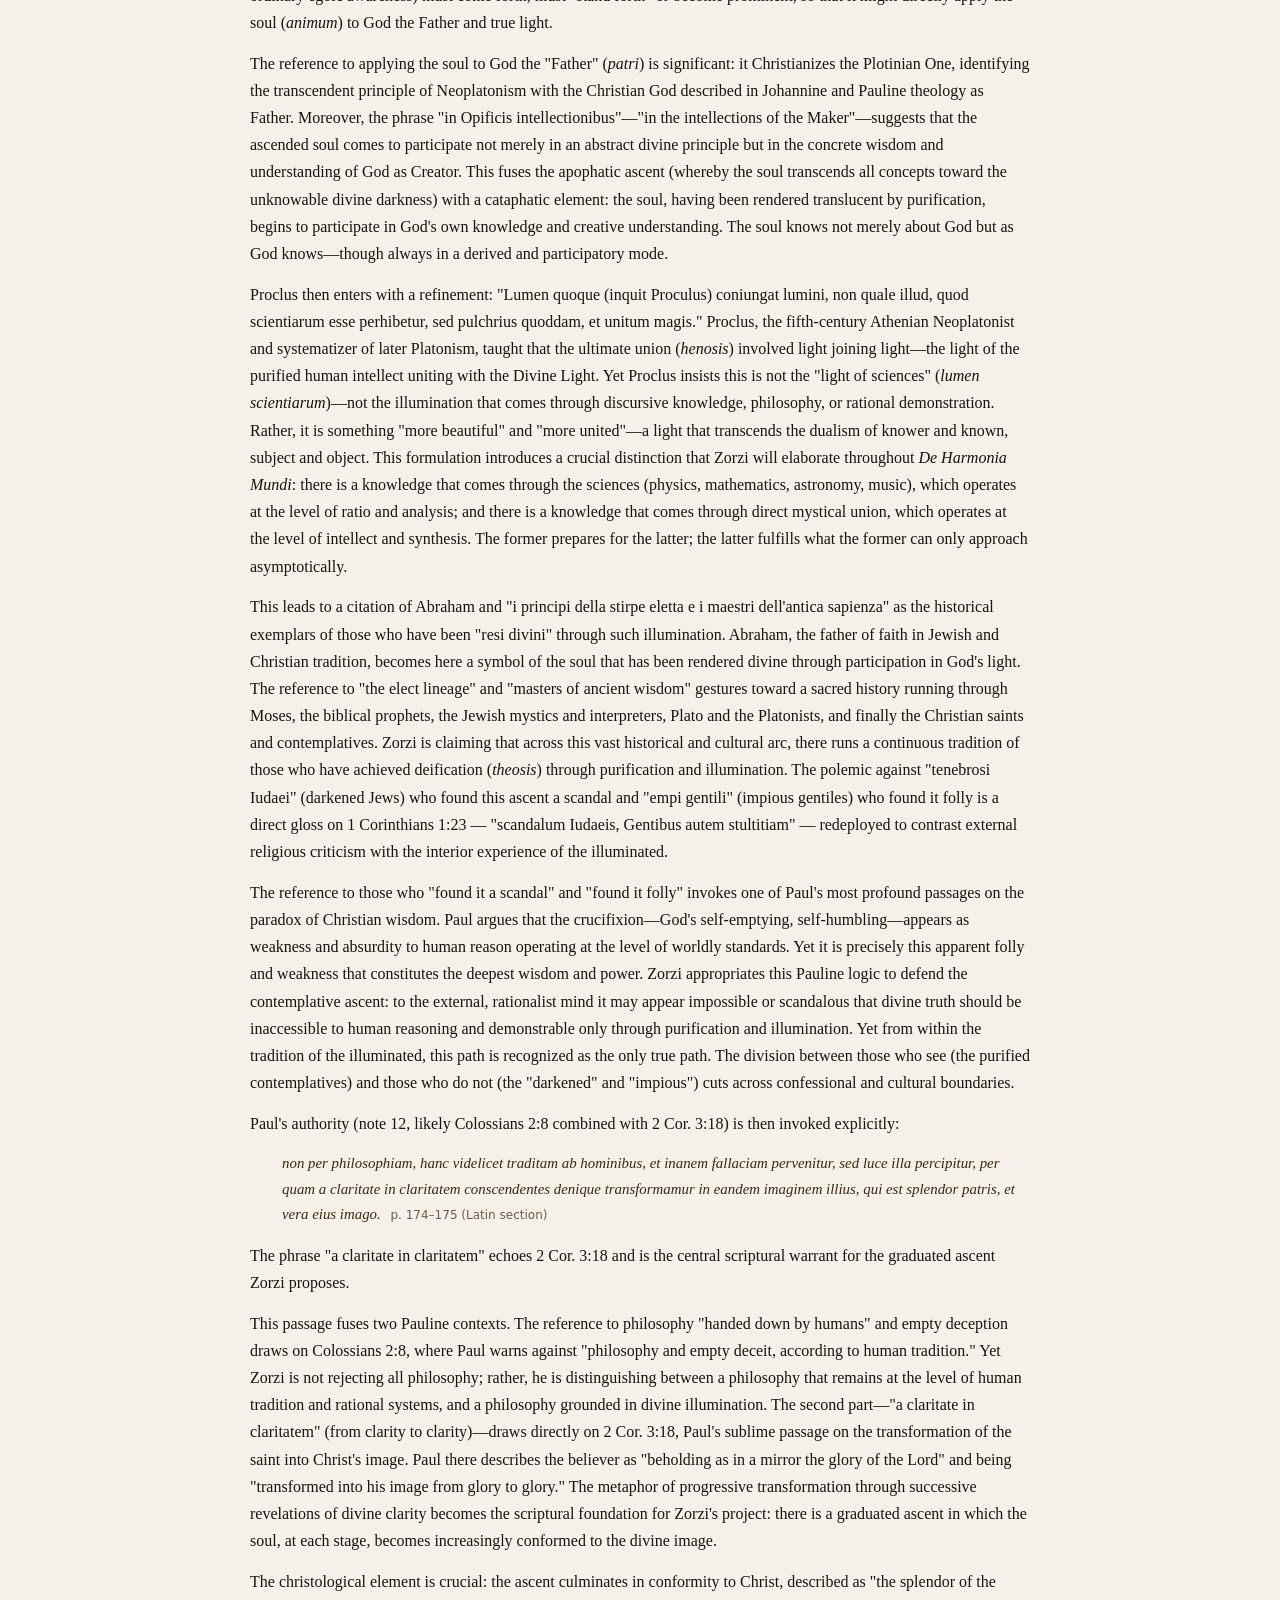
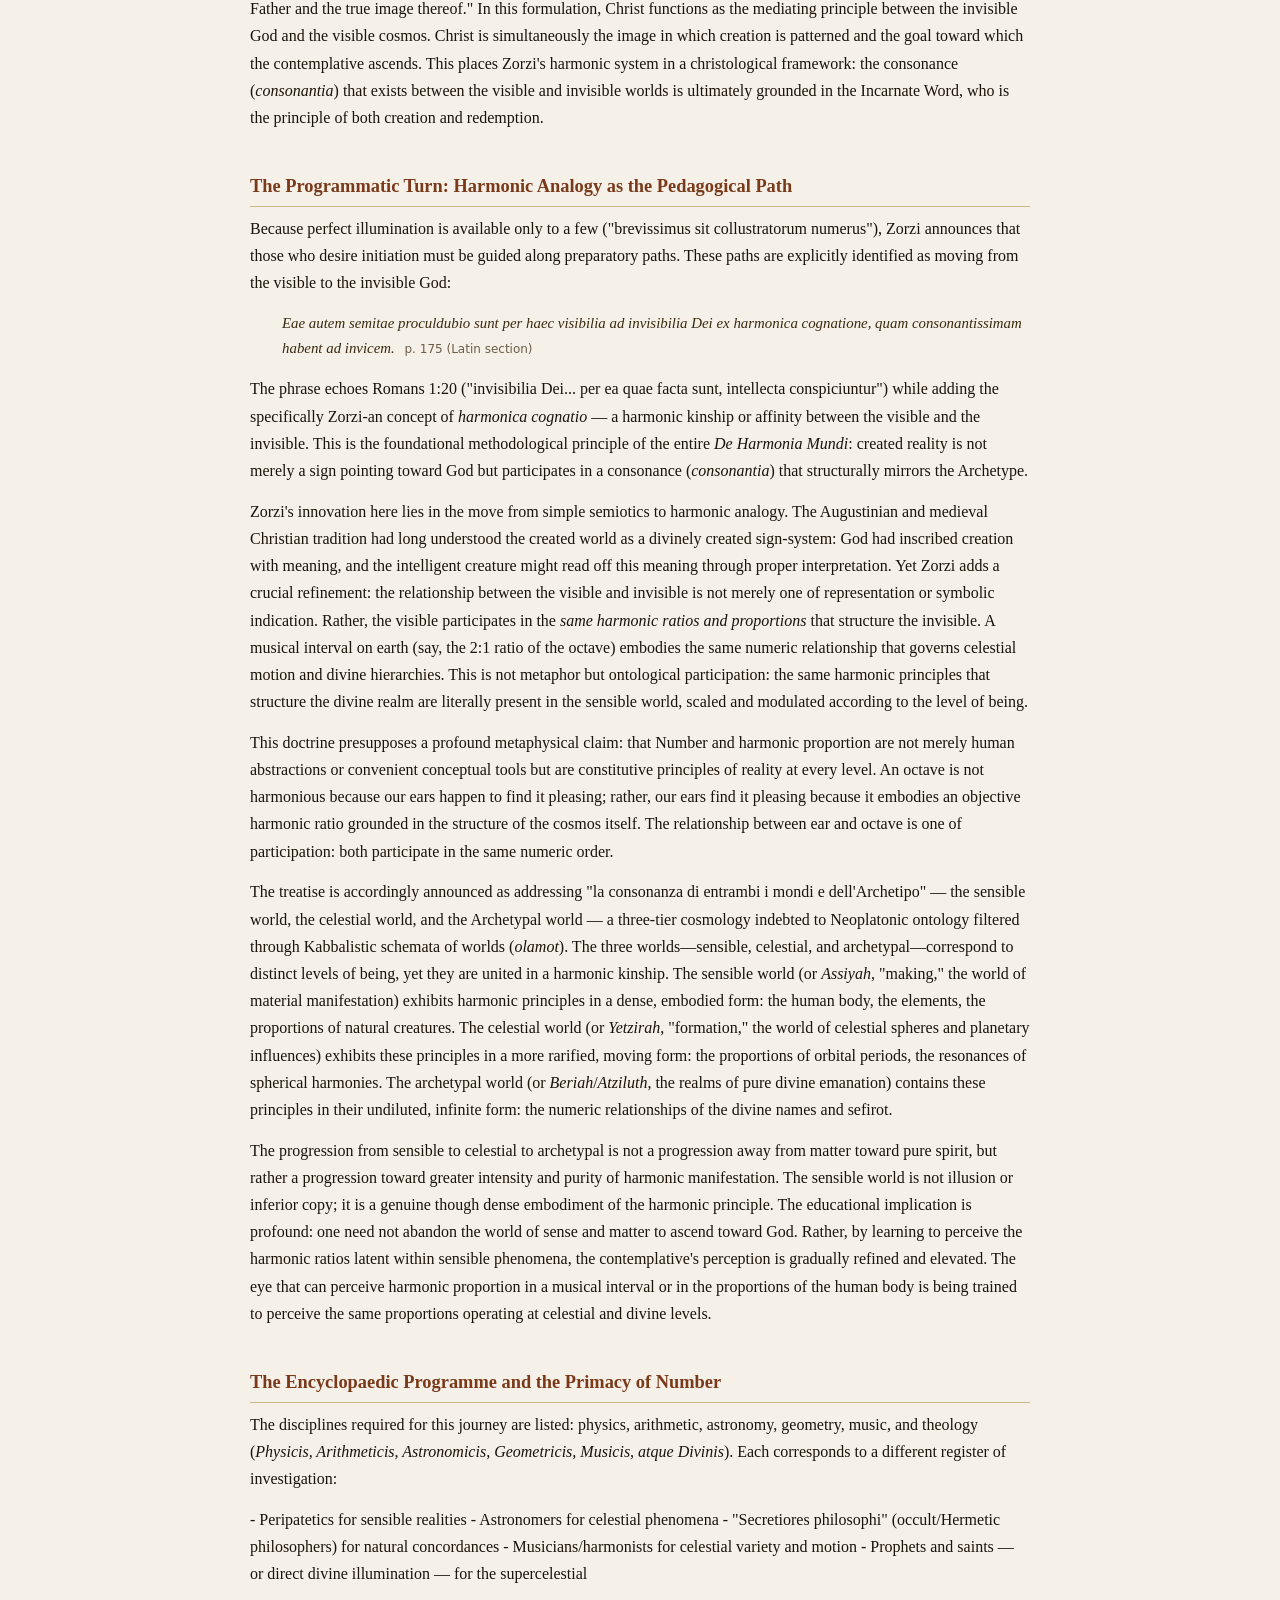
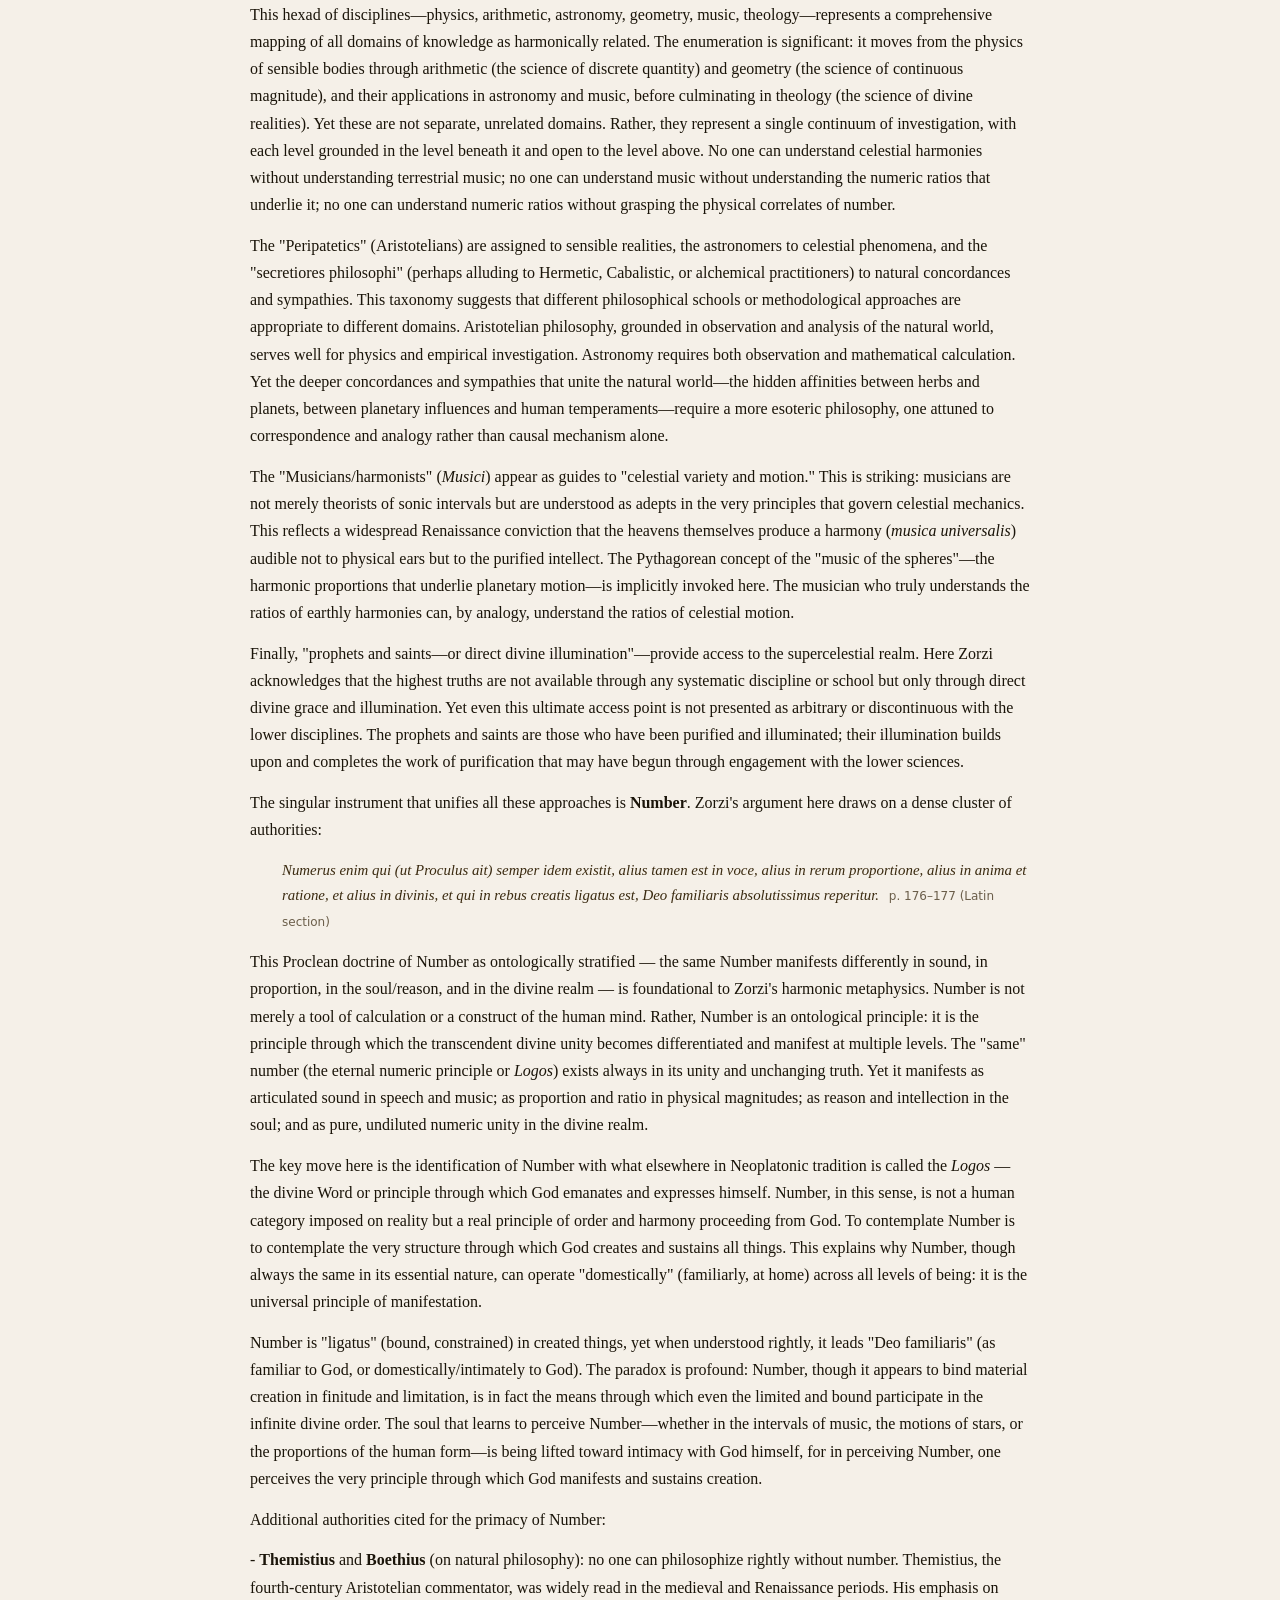
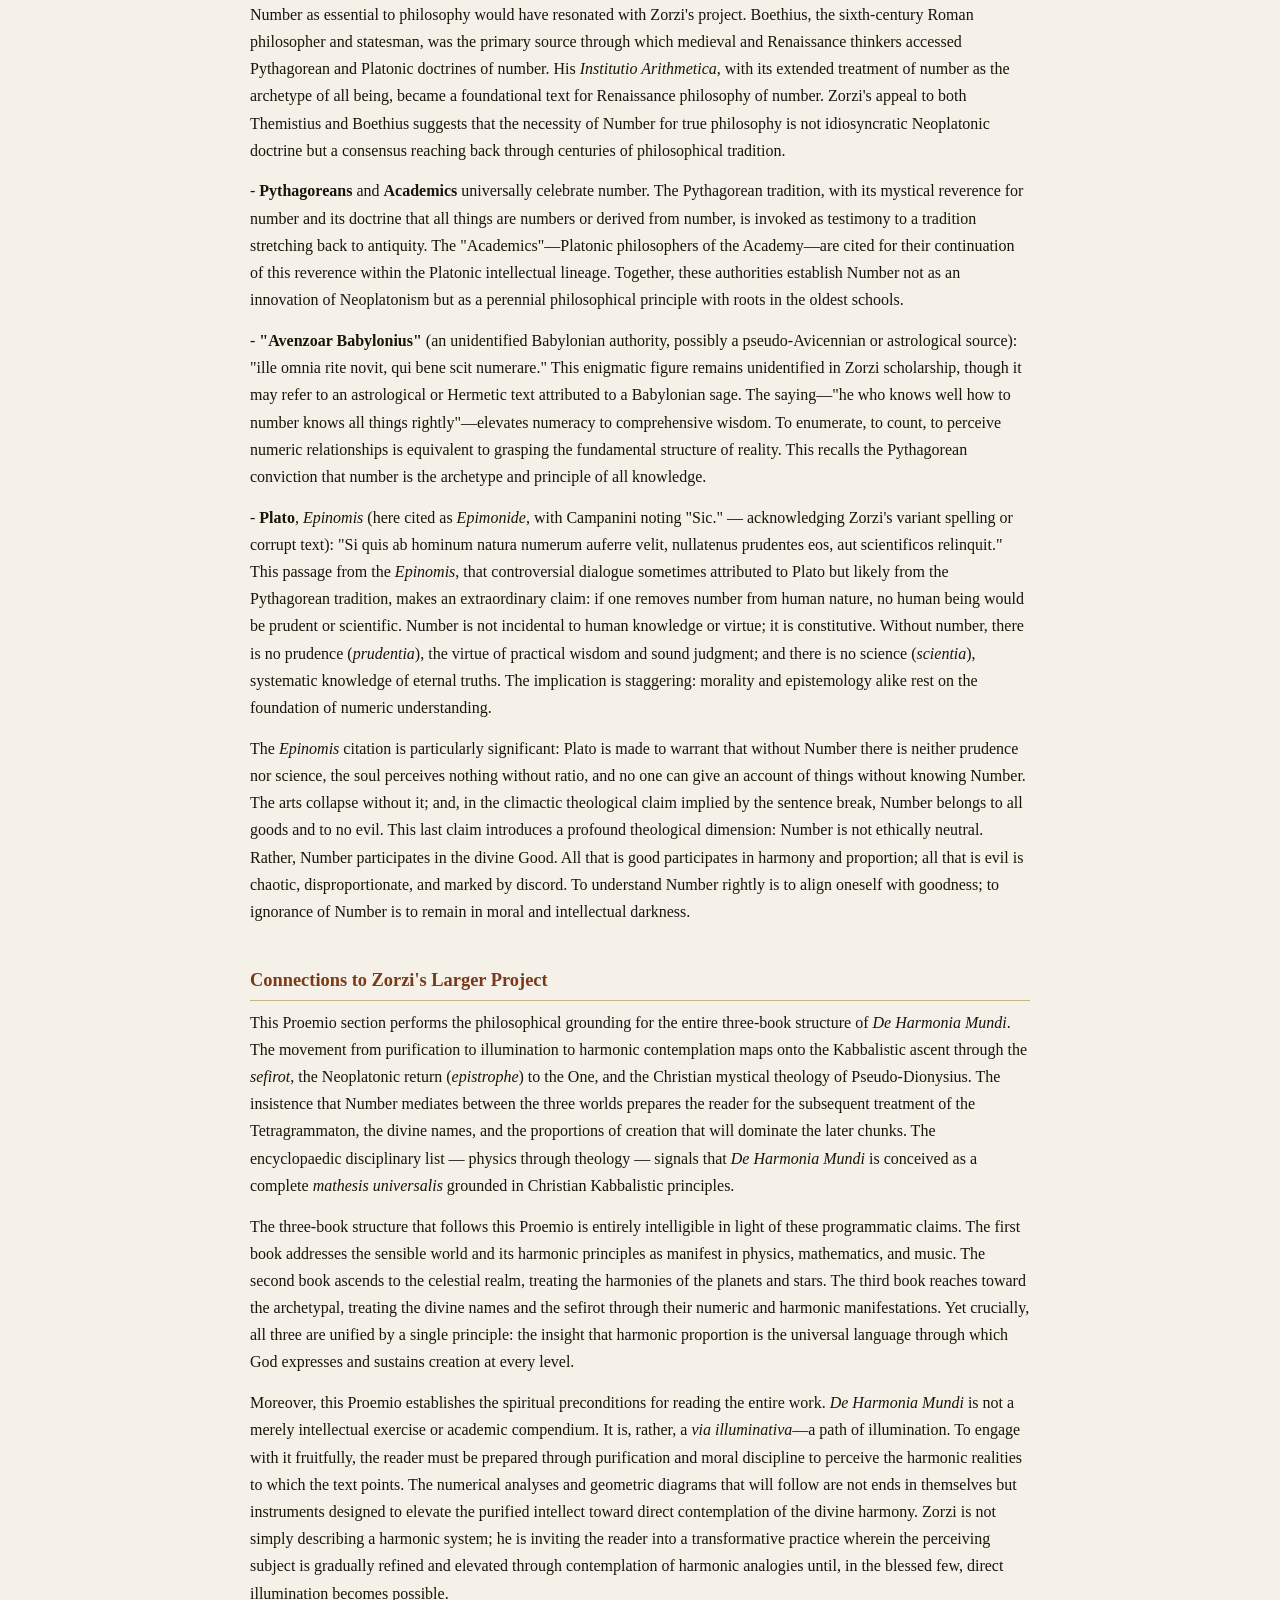
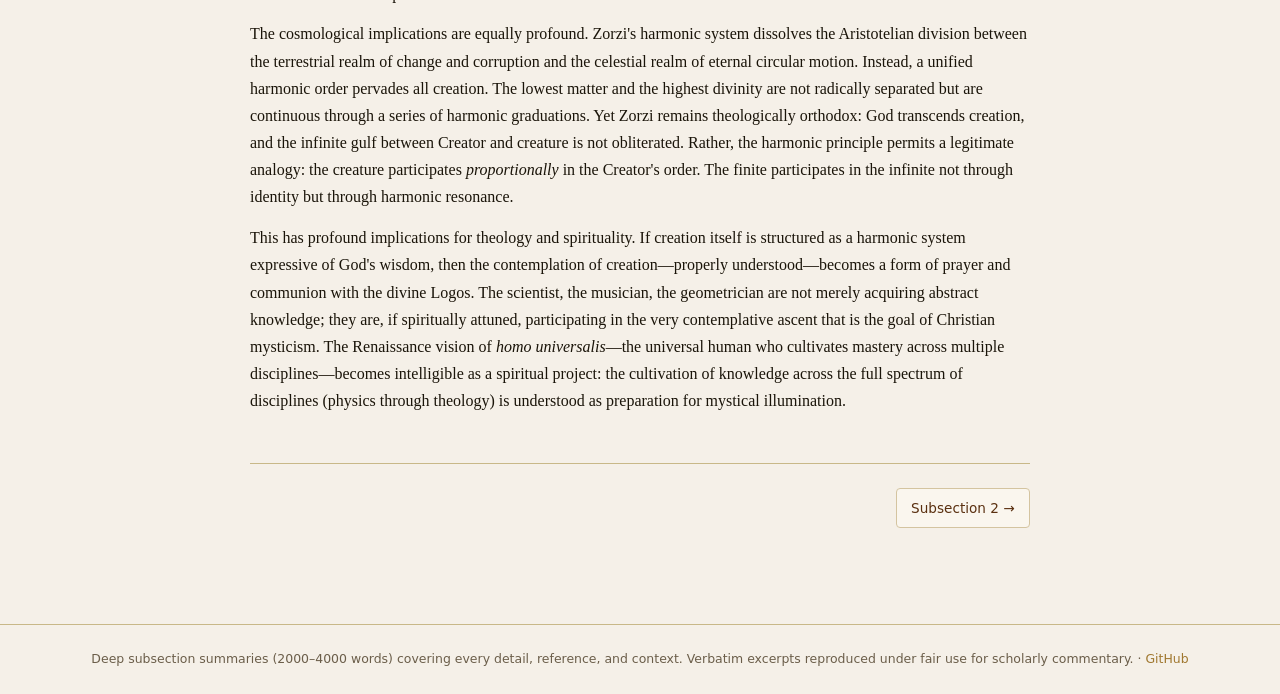
<file: dharma-essay.html>
<!DOCTYPE html>
<html lang="it">
<head>
  <meta charset="UTF-8">
  <meta name="viewport" content="width=device-width, initial-scale=1.0">
  <title>De Harmonia Mundi Subsection — L'armonia del mondo</title>
  <meta name="description" content="Deep subsection summary of De Harmonia Mundi.">
  <link rel="stylesheet" href="assets/style.css">
  <style>
    .essay-body { max-width: 850px; }
    .essay-body h2 { margin-top: 2.5rem; }
    .essay-body h3 { margin-top: 1.8rem; }
  </style>
</head>
<body>

<header>
  <div class="subtitle">De Harmonia Mundi</div>
  <h1><em>L'armonia del mondo</em></h1>
  <div class="meta">Francesco Zorzi · 1525</div>
</header>

<nav class="breadcrumb">
  <a href="dharma.html">← All Subsections</a> · <a href="timeline.html">Timeline</a> · <a href="kabbalah.html">Kabbalah & Mysticism</a>
</nav>

<main>
  <div class="essay-wrap" id="essay-wrap">
    <div class="spinner" id="spinner"></div>
  </div>
</main>

<footer>
  <p>
    Deep subsection summaries (2000–4000 words) covering every detail, reference, and context.
    Verbatim excerpts reproduced under fair use for scholarly commentary. ·
    <a href="https://github.com/t3dy/ZorziHarmoniaMundi" target="_blank">GitHub</a>
  </p>
</footer>

<script src="assets/markdown.js"></script>
<script>
const TOTAL_DHARMA = 107;

function pad(n) { return String(n).padStart(3, '0'); }

function renderEssay(data) {
  const wrap = document.getElementById('essay-wrap');
  const dharmaNum = parseInt(data.chunk) - 38; // chunk 39 = dharma 1
  const prev = dharmaNum > 1 ? `<a href="dharma-essay.html?id=${pad(dharmaNum - 1 + 38)}">← Subsection ${dharmaNum - 1}</a>` : '<span></span>';
  const next = dharmaNum < TOTAL_DHARMA ? `<a href="dharma-essay.html?id=${pad(dharmaNum + 1 + 38)}">Subsection ${dharmaNum + 1} →</a>` : '<span></span>';

  document.title = `${data.heading} — L'armonia del mondo`;

  wrap.innerHTML = `
    <div class="essay-header">
      <div class="essay-chunk-id">Subsection ${dharmaNum} of ${TOTAL_DHARMA}</div>
      <h1 class="essay-title">${escHtml(data.heading)}</h1>
      <div class="essay-pages">${escHtml(data.pages || '')}</div>
    </div>
    <div class="essay-card-summary">${escHtml(data.preview || '')}</div>
    <div class="essay-body">${mdToHtml(data.essay || '')}</div>
    <div class="chunk-nav">${prev}${next}</div>
  `;
}

function escHtml(s) {
  return String(s)
    .replace(/&/g,'&amp;').replace(/</g,'&lt;').replace(/>/g,'&gt;')
    .replace(/"/g,'&quot;');
}

async function init() {
  const params = new URLSearchParams(window.location.search);
  const rawId = params.get('id') || '039';
  const chunkId = parseInt(rawId, 10);
  const dharmaNum = chunkId - 38;

  try {
    const r = await fetch(`data/dharma-essays/chunk_${pad(chunkId)}.json`);
    if (!r.ok) throw new Error(r.status);
    const data = await r.json();
    renderEssay(data);
  } catch(e) {
    document.getElementById('essay-wrap').innerHTML =
      `<p class="error-msg">Essay for subsection ${dharmaNum} not yet generated.</p>
       <div class="chunk-nav">
         ${dharmaNum > 1 ? `<a href="dharma-essay.html?id=${pad(dharmaNum - 1 + 38)}">← Subsection ${dharmaNum - 1}</a>` : '<span></span>'}
         ${dharmaNum < TOTAL_DHARMA ? `<a href="dharma-essay.html?id=${pad(dharmaNum + 1 + 38)}">Subsection ${dharmaNum + 1} →</a>` : '<span></span>'}
       </div>`;
  }
}

init();
installProgressBar();
installBackToTop();
installKeyboardNav();
</script>
</body>
</html>
</file>
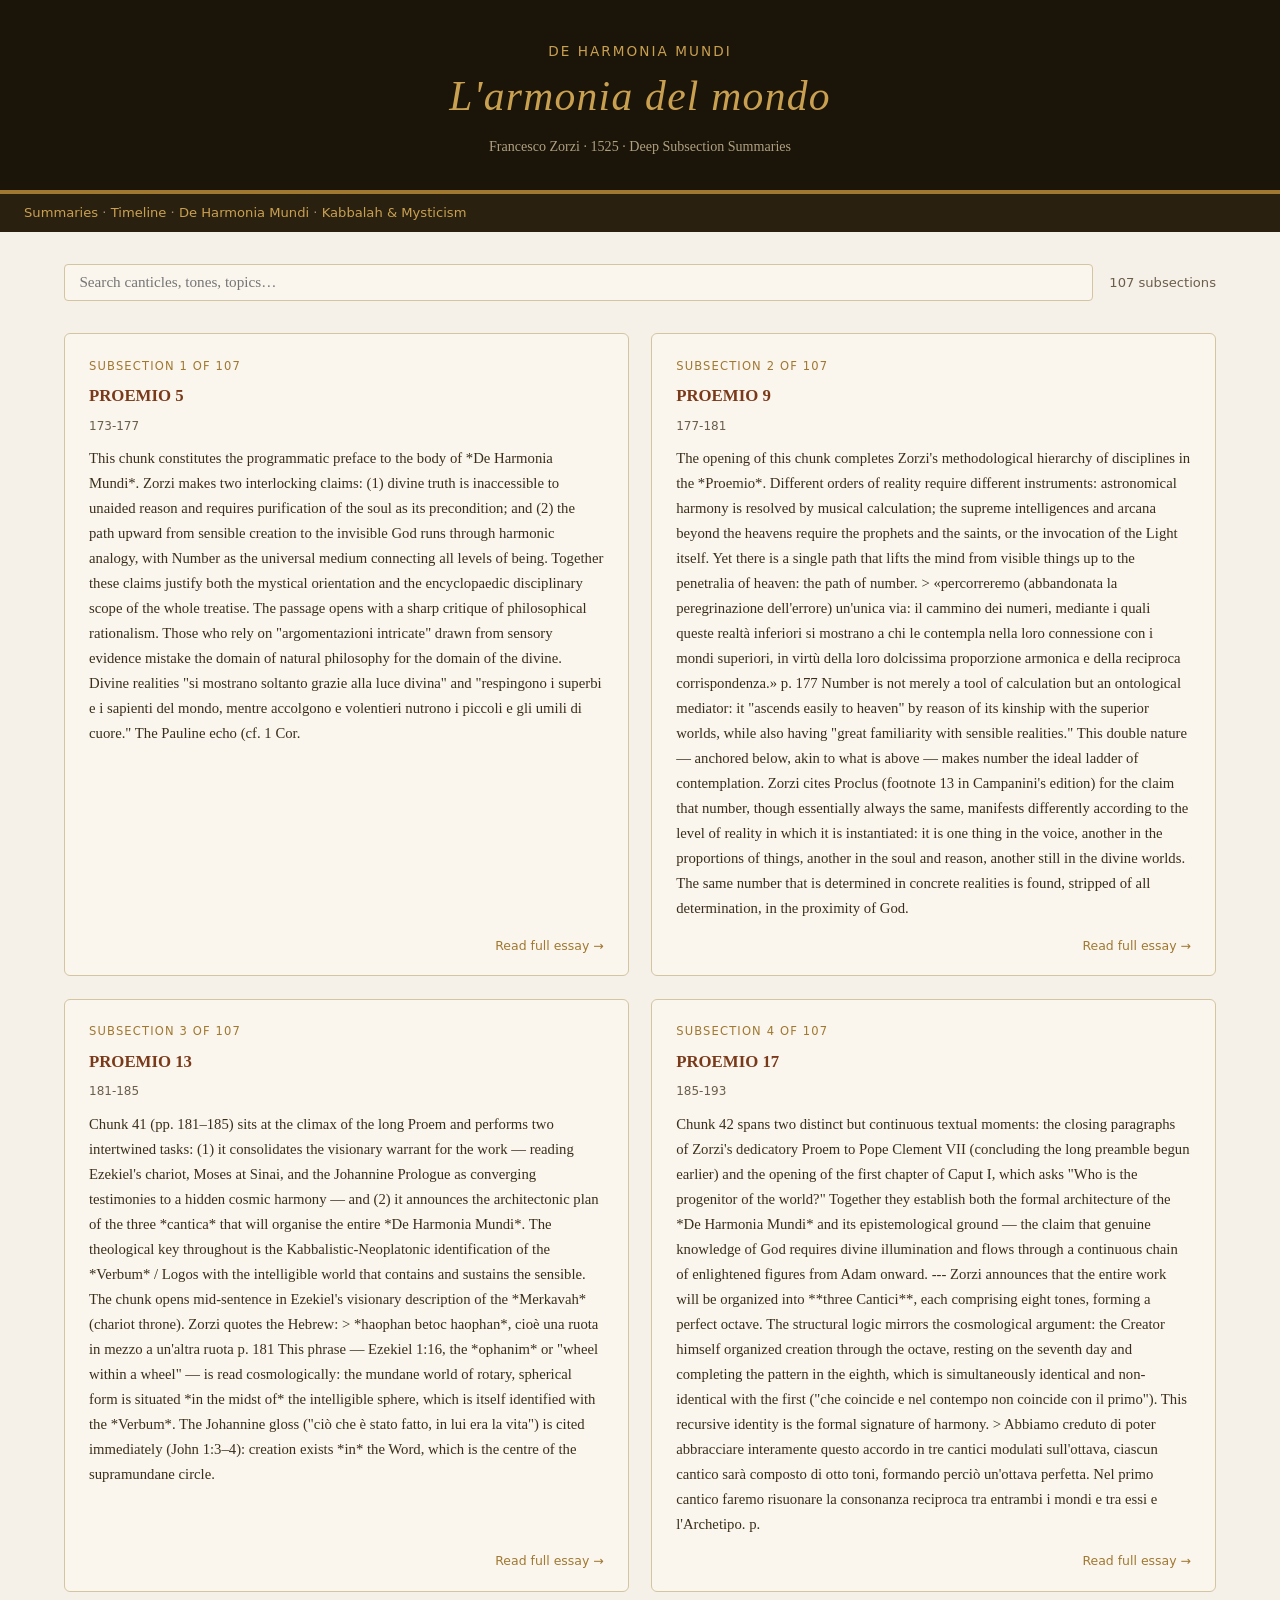
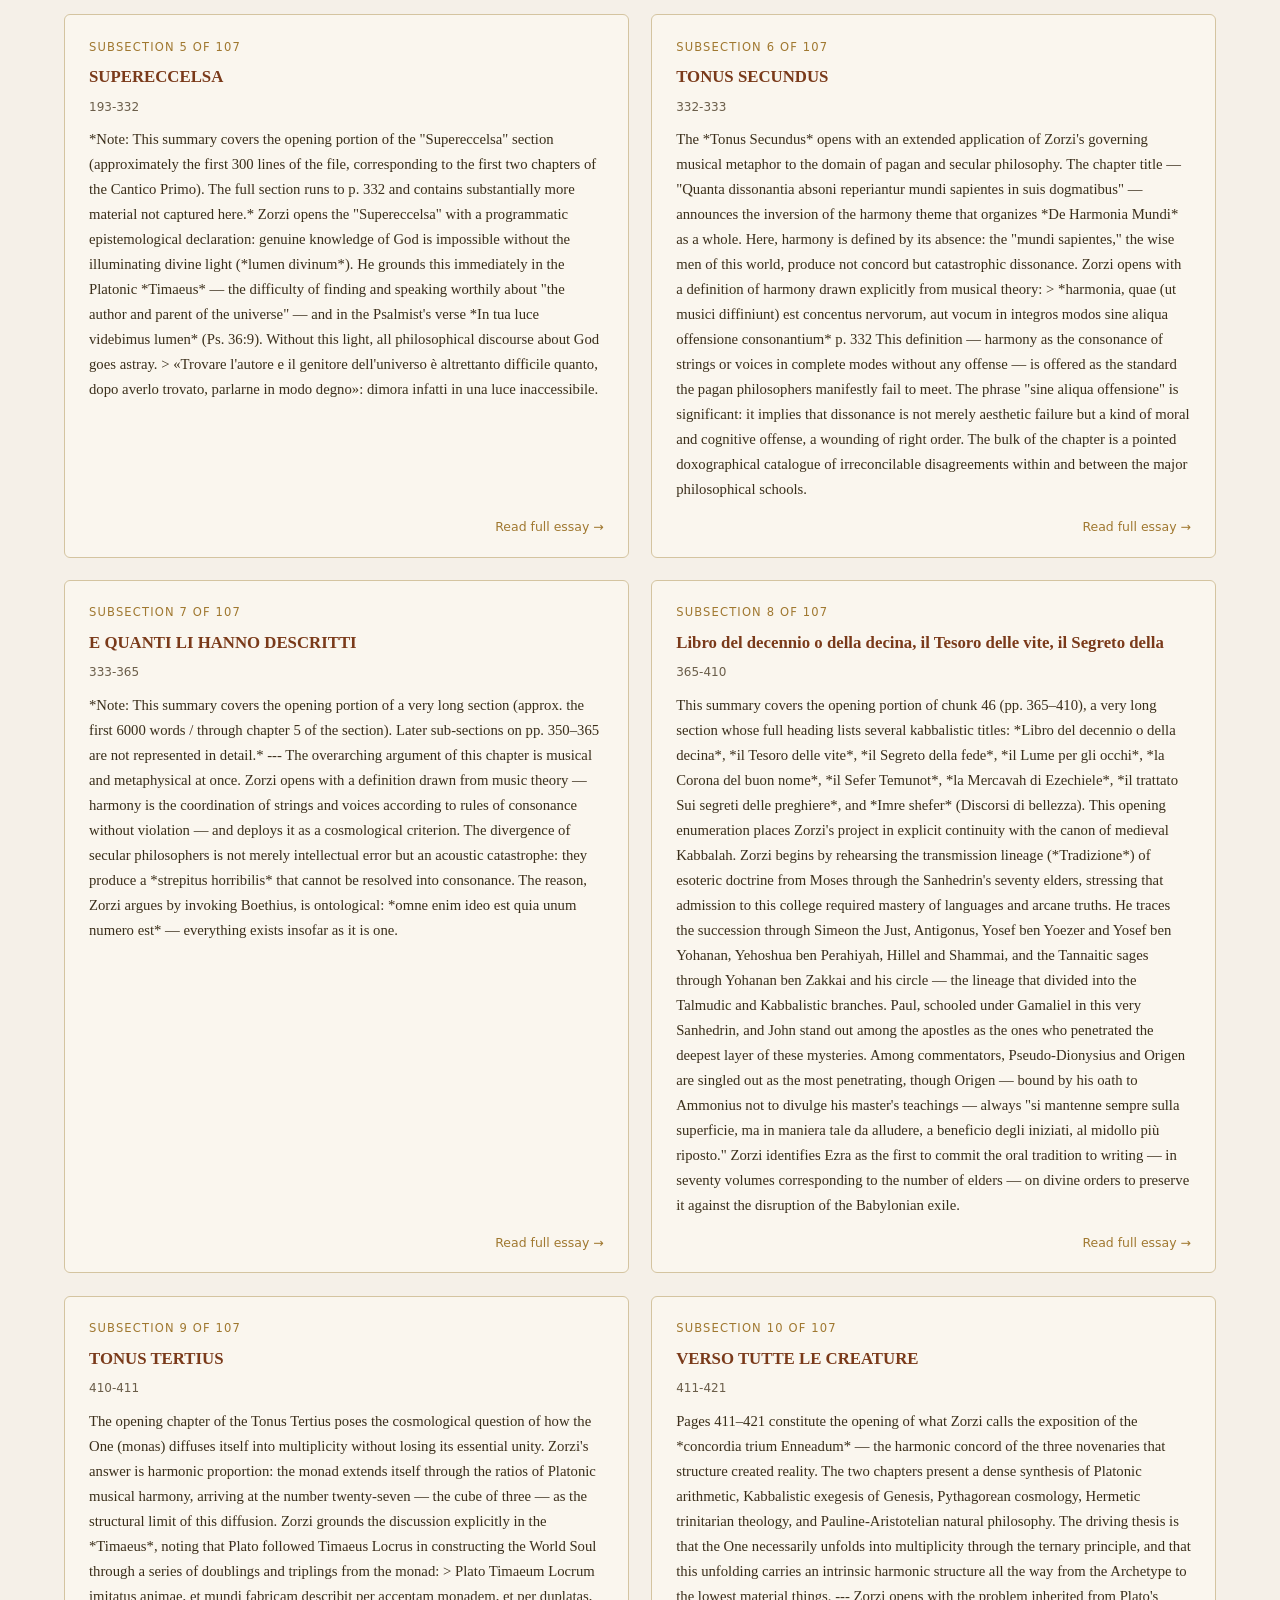
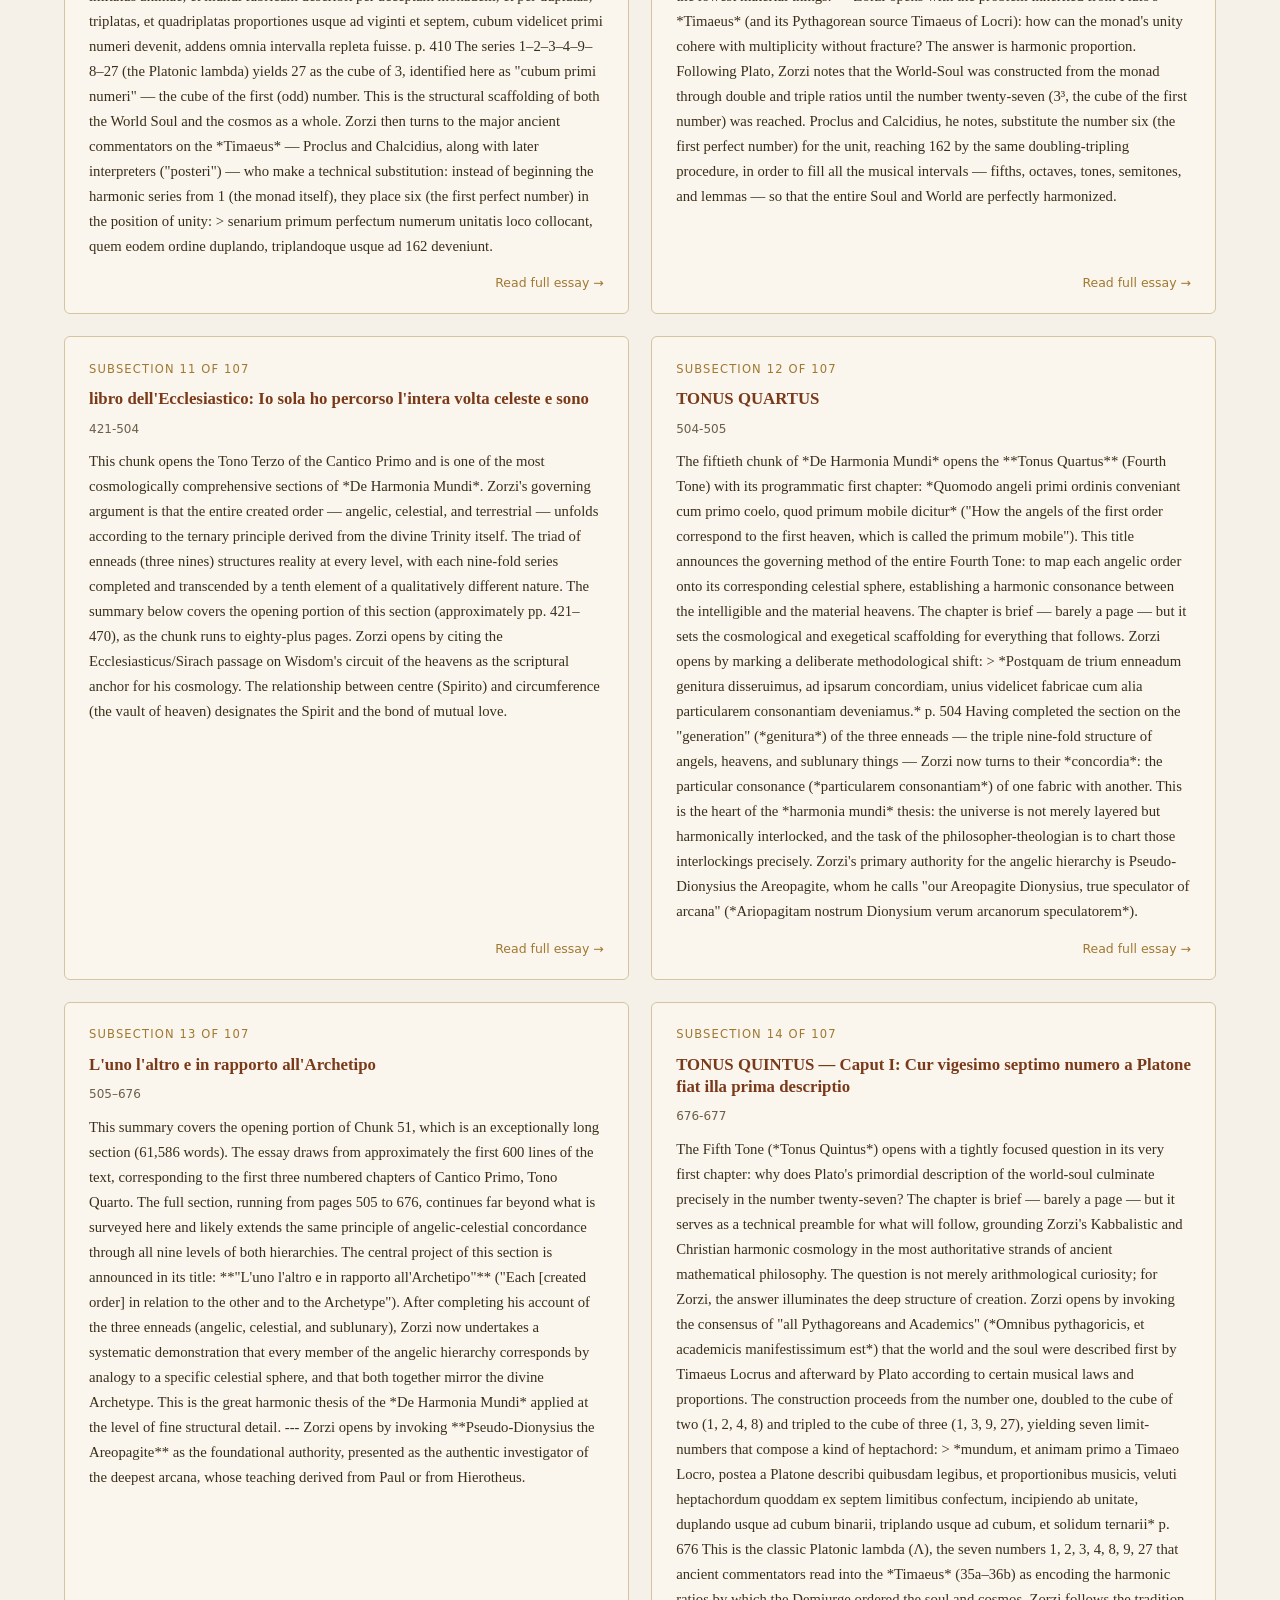
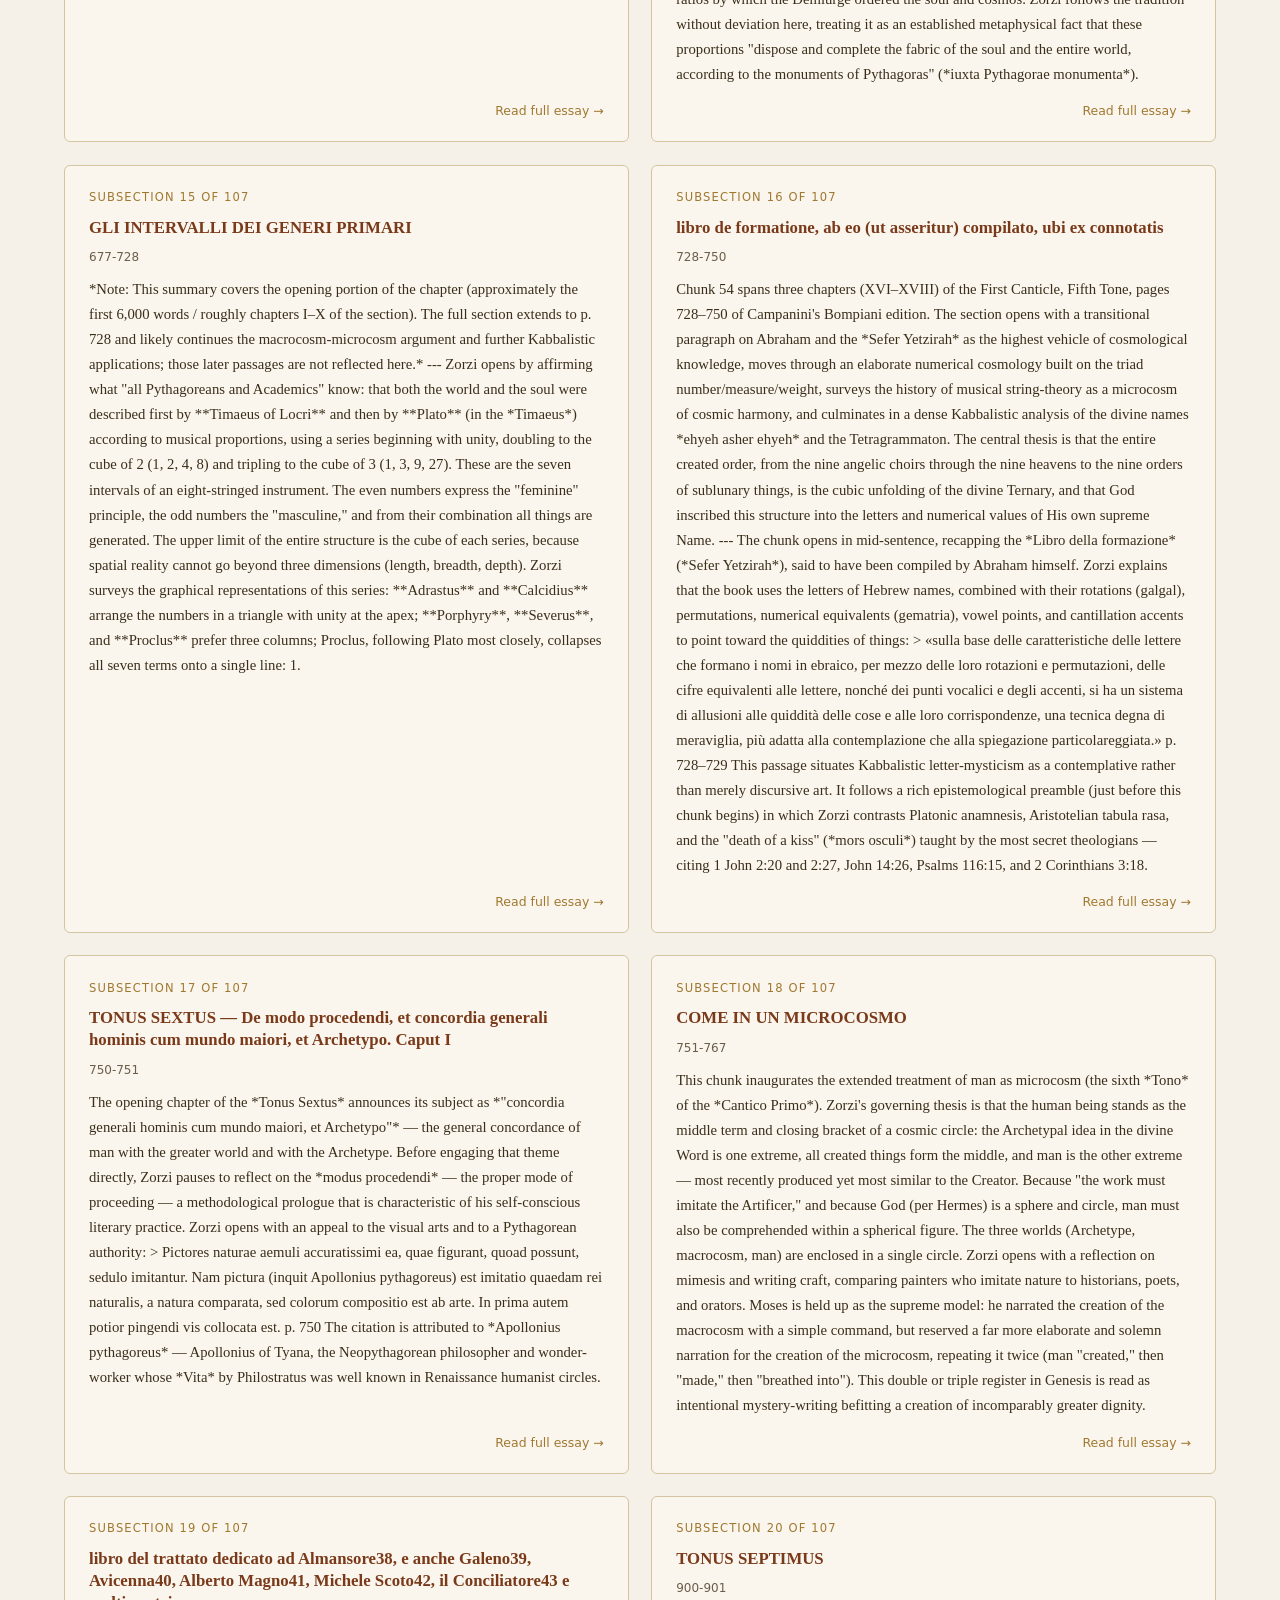
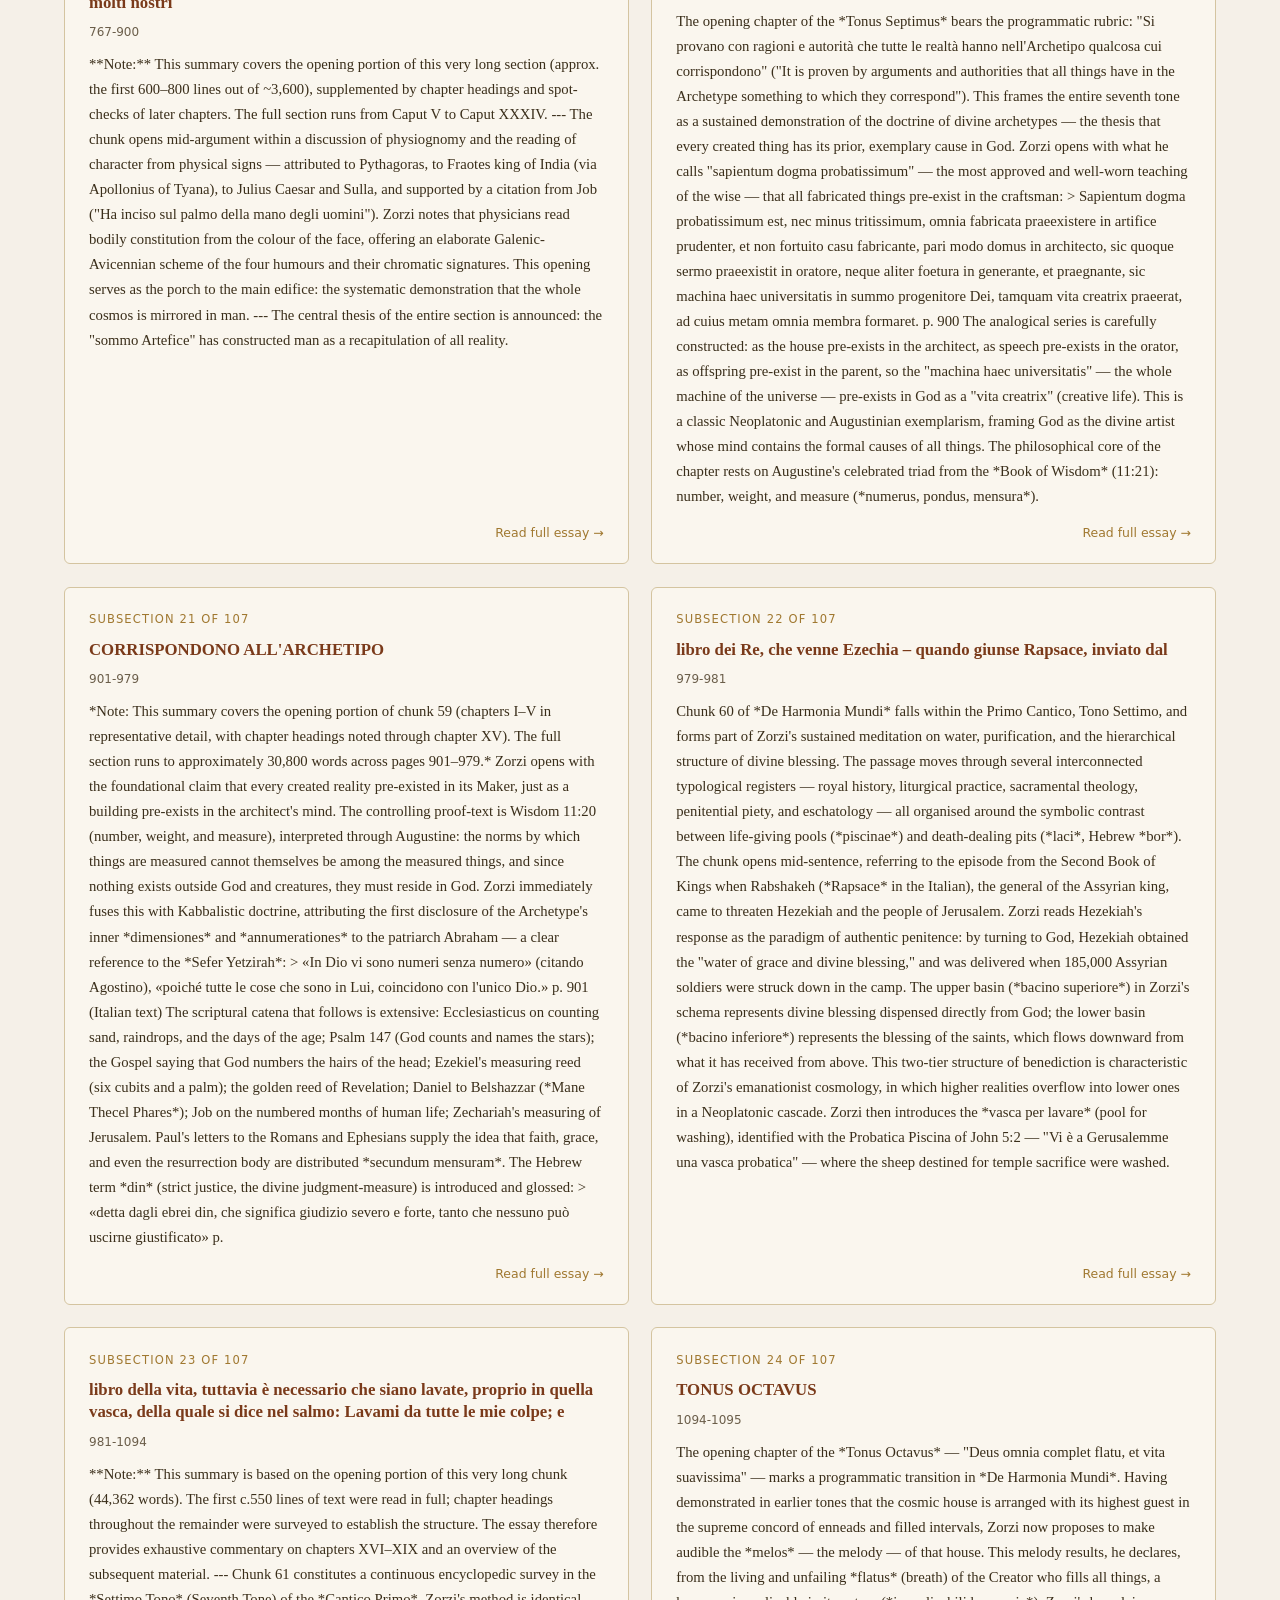
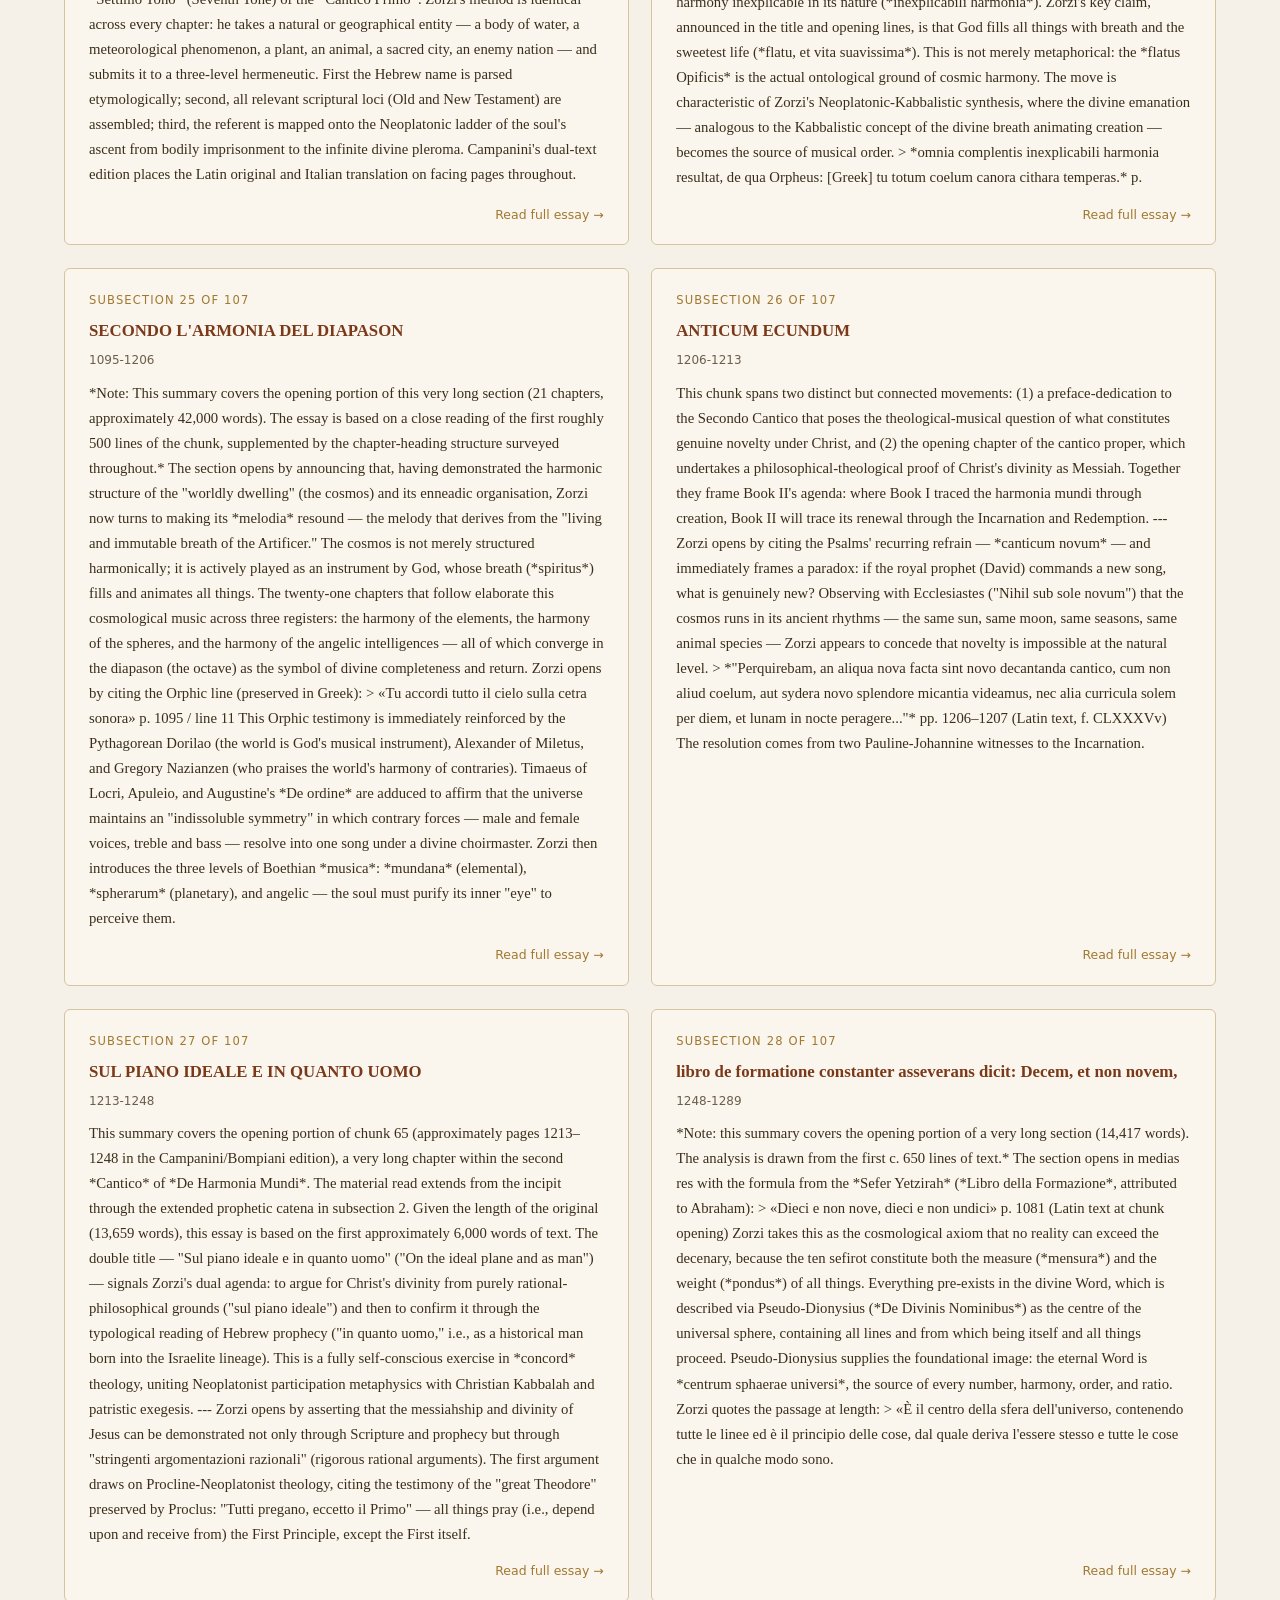
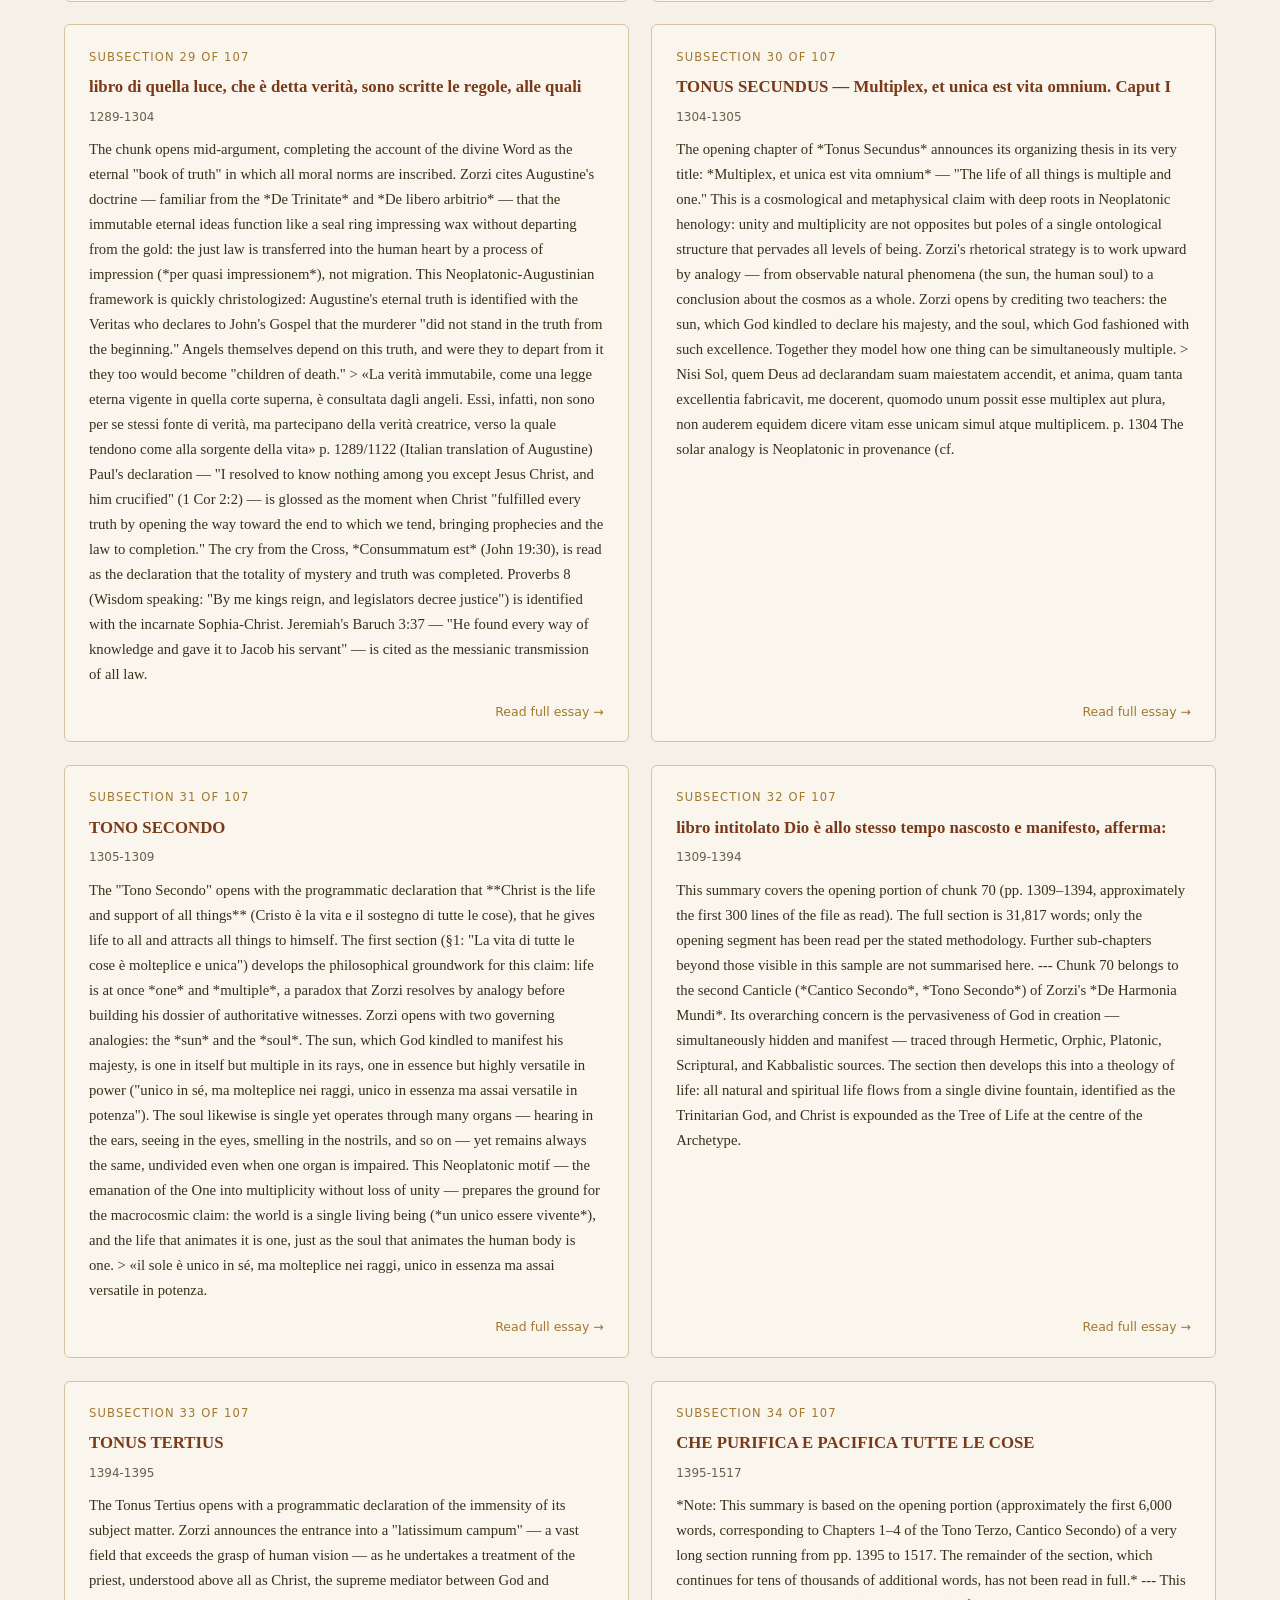
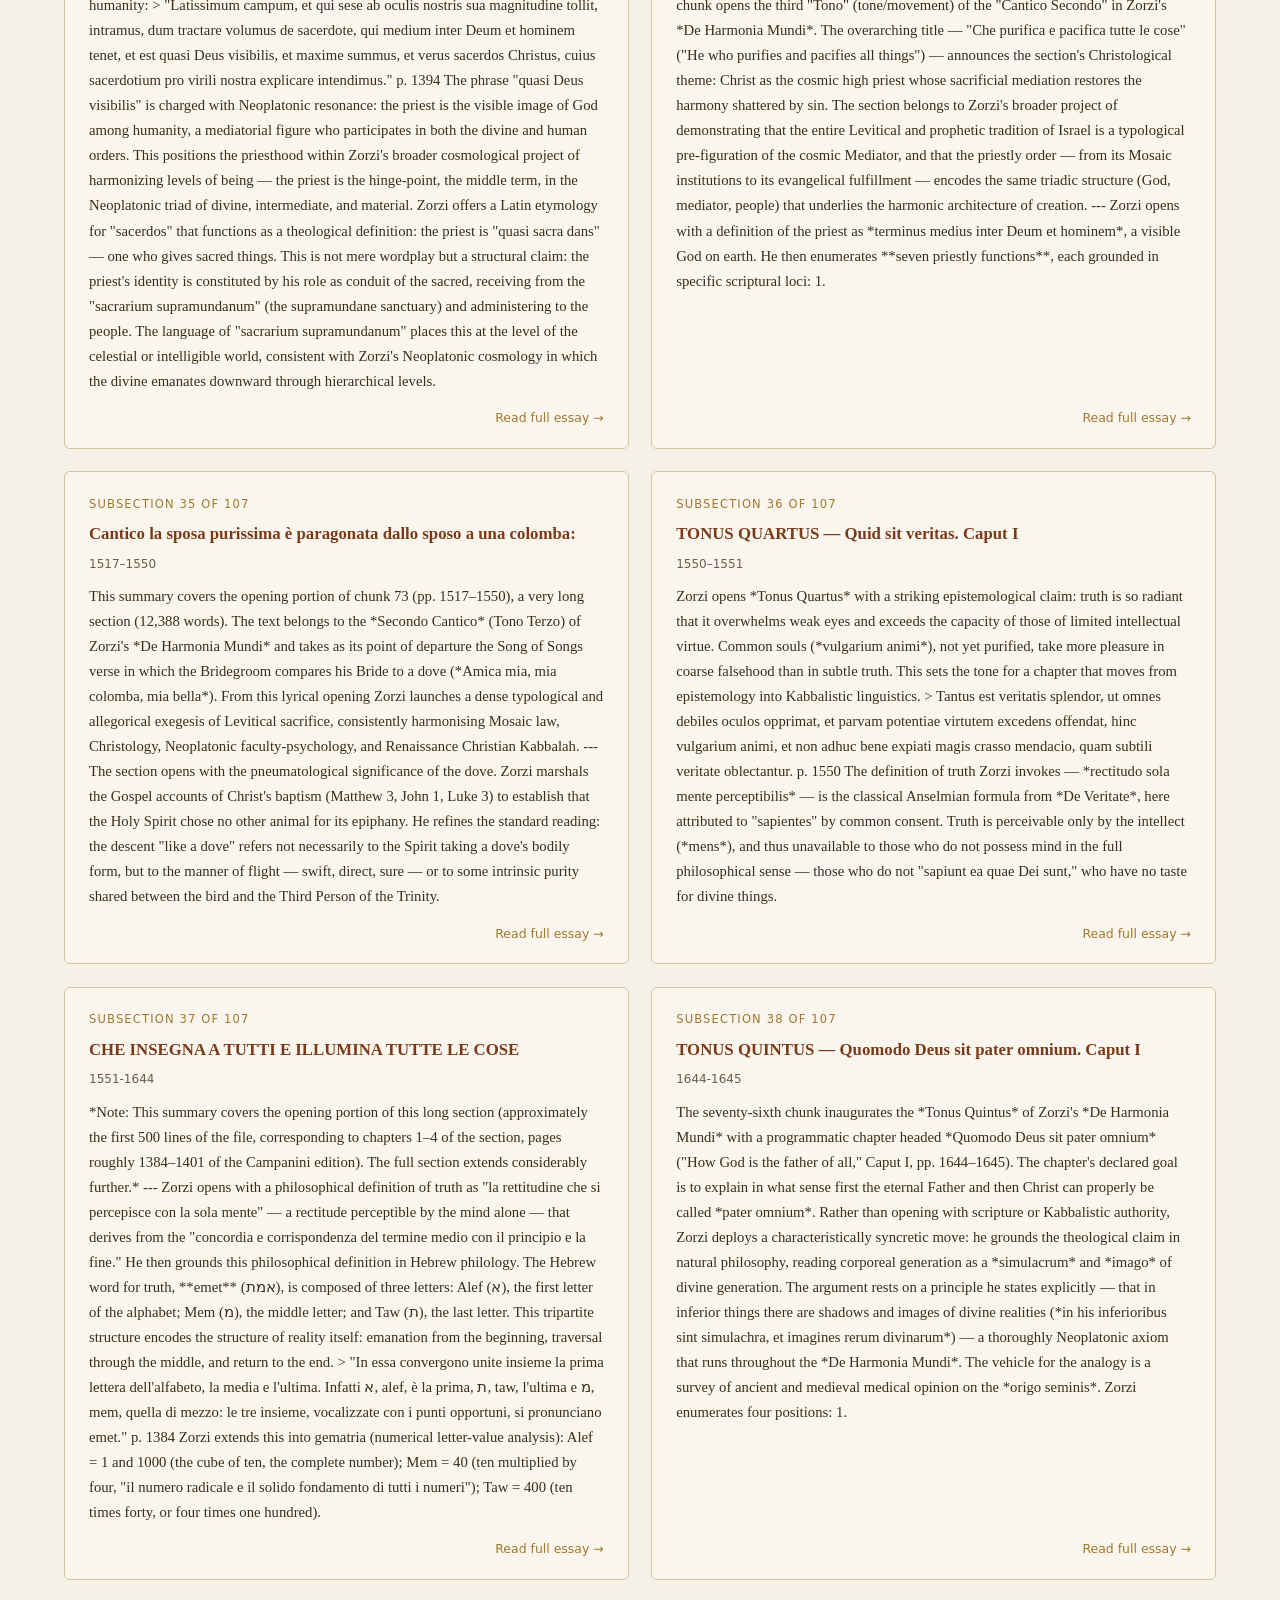
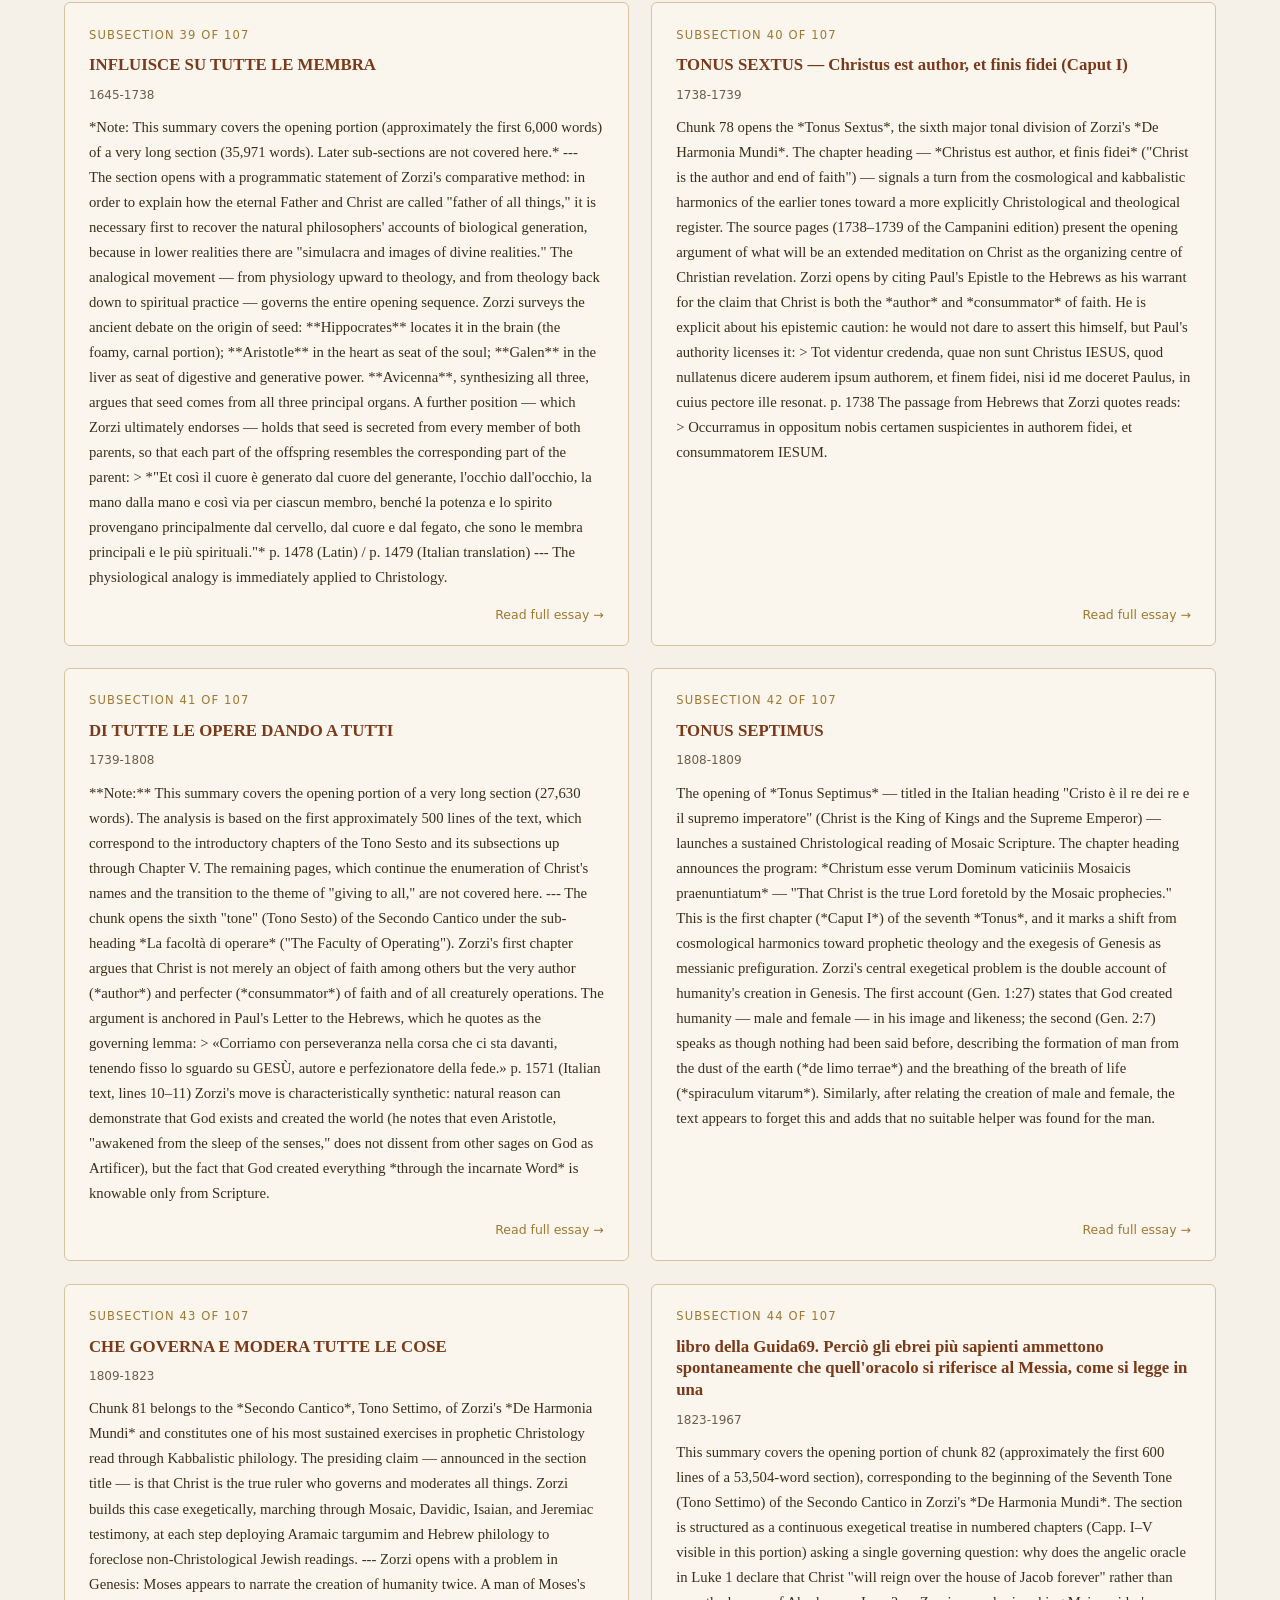
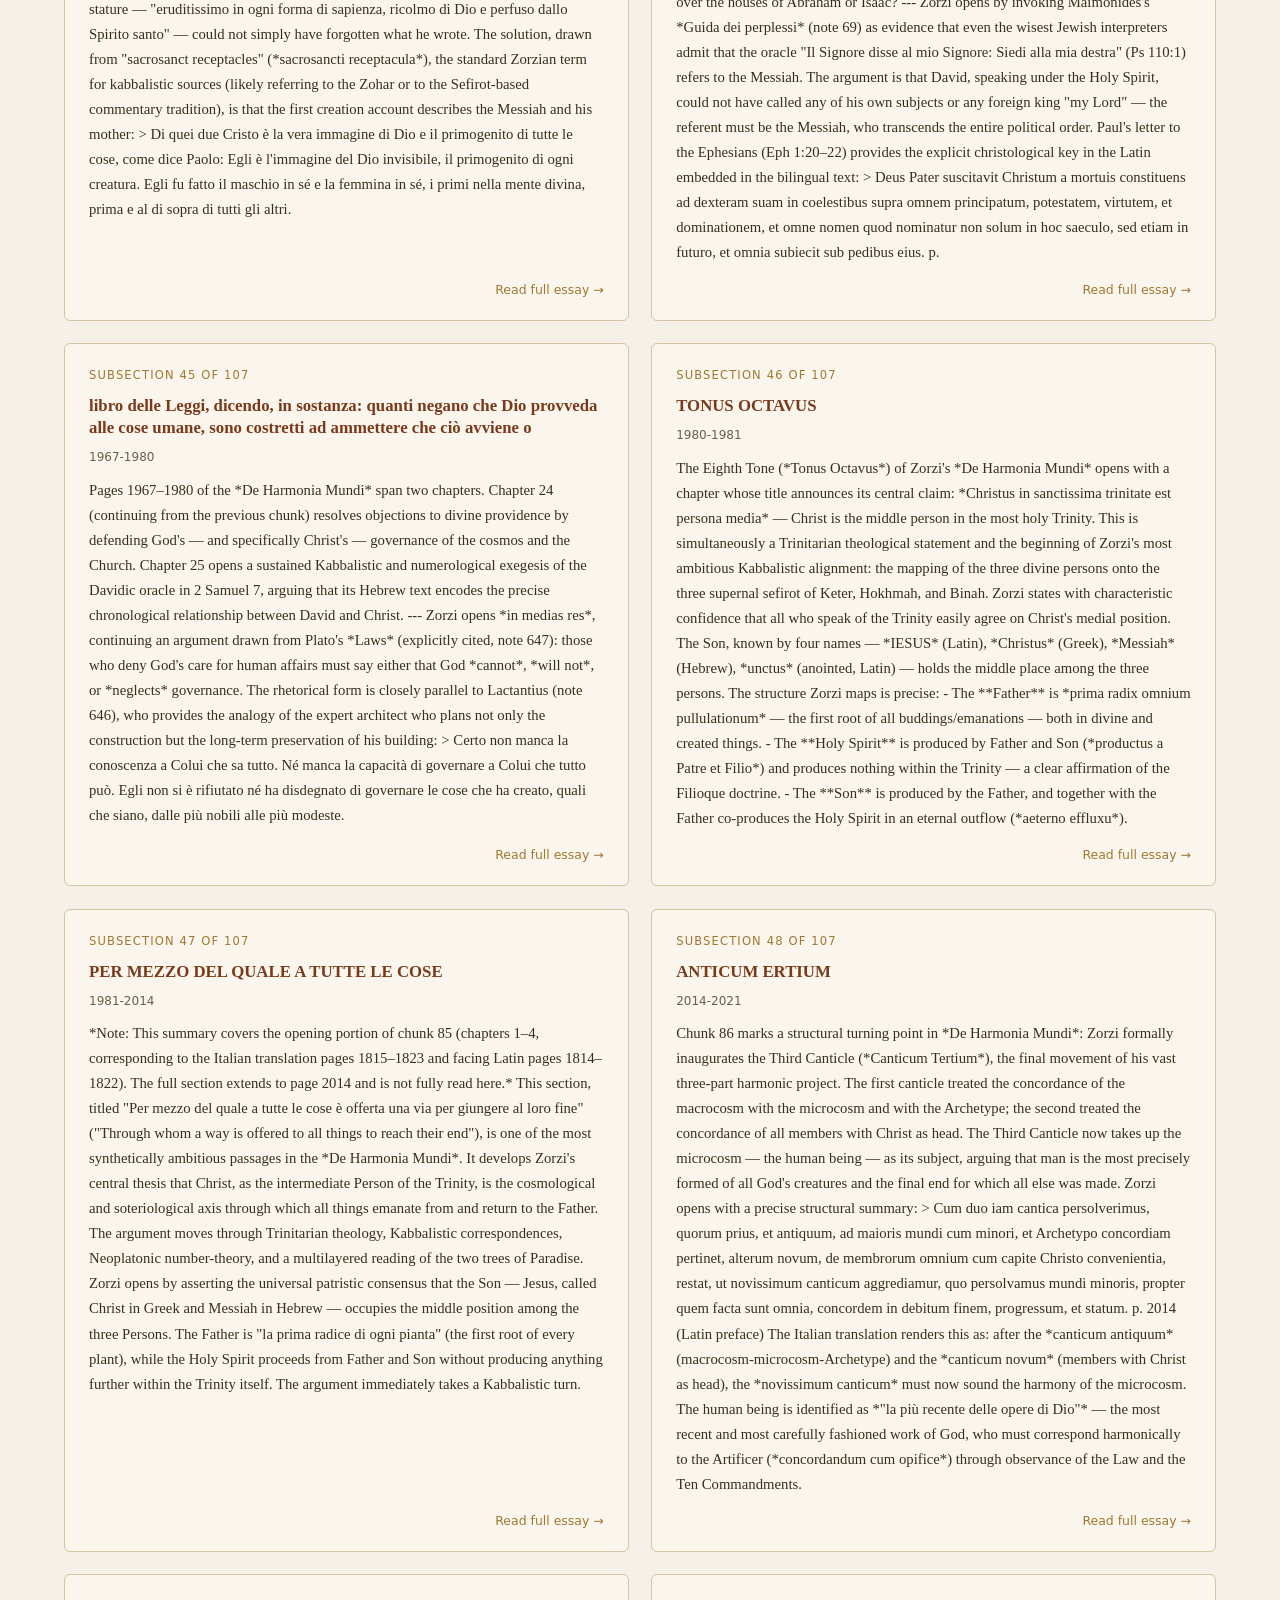
<file: dharma.html>
<!DOCTYPE html>
<html lang="it">
<head>
  <meta charset="UTF-8">
  <meta name="viewport" content="width=device-width, initial-scale=1.0">
  <title>De Harmonia Mundi — Francesco Zorzi</title>
  <meta name="description" content="Detailed summaries of the three canticles of De Harmonia Mundi, with 2000-4000 word essays per subsection.">
  <link rel="stylesheet" href="assets/style.css">
  <style>
    .dharma-grid { grid-template-columns: repeat(auto-fill, minmax(380px, 1fr)); }
    .dharma-card .card-summary { font-size: .92rem; line-height: 1.7; }
  </style>
</head>
<body>

<header>
  <div class="subtitle">De Harmonia Mundi</div>
  <h1><em>L'armonia del mondo</em></h1>
  <div class="meta">Francesco Zorzi · 1525 · Deep Subsection Summaries</div>
</header>

<nav class="breadcrumb">
  <a href="index.html">Summaries</a> · <a href="timeline.html">Timeline</a> · <a href="#">De Harmonia Mundi</a> · <a href="kabbalah.html">Kabbalah & Mysticism</a>
</nav>

<main>
  <div class="filter-bar">
    <input type="search" id="search" placeholder="Search canticles, tones, topics…" aria-label="Search subsections">
    <span class="count" id="count-display"></span>
  </div>
  <div class="card-grid dharma-grid" id="grid" aria-live="polite"></div>
</main>

<footer>
  <p>
    Deep subsection summaries (2000–4000 words) covering every detail, reference, and context.
    Verbatim excerpts reproduced under fair use for scholarly commentary. ·
    <a href="https://github.com/t3dy/ZorziHarmoniaMundi" target="_blank">GitHub</a>
  </p>
</footer>

<script>
const TOTAL_DHARMA = 107; // chunks 39-145

function pad(n) { return String(n).padStart(3, '0'); }

function cardHTML(s) {
  const actualChunk = 38 + s.dharma_num; // dharma_num 1 = chunk 39
  const id = pad(actualChunk);
  return `<a class="card dharma-card" href="dharma-essay.html?id=${id}" aria-label="Subsection ${s.dharma_num}: ${s.heading}">
    <div class="card-num">Subsection ${s.dharma_num} of ${TOTAL_DHARMA}</div>
    <div class="card-heading">${escHtml(s.heading)}</div>
    <div class="card-pages">${escHtml(s.pages || '')}</div>
    <div class="card-summary">${escHtml(s.preview || '')}</div>
    <div class="card-arrow">Read full essay →</div>
  </a>`;
}

function escHtml(s) {
  return String(s)
    .replace(/&/g,'&amp;').replace(/</g,'&lt;').replace(/>/g,'&gt;')
    .replace(/"/g,'&quot;');
}

function renderGrid(items) {
  const grid = document.getElementById('grid');
  document.getElementById('count-display').textContent =
    items.length === TOTAL_DHARMA ? `${TOTAL_DHARMA} subsections` : `${items.length} of ${TOTAL_DHARMA} subsections`;
  grid.innerHTML = items.map(cardHTML).join('');
}

function skeletons(n) {
  return Array.from({length: n}, (_,i) => `
    <div class="card dharma-card loading" aria-hidden="true">
      <div class="card-num">Subsection ${i+1}</div>
      <div class="card-heading">Loading…</div>
      <div class="card-summary">Loading…</div>
    </div>`).join('');
}

let allSections = [];

async function init() {
  document.getElementById('grid').innerHTML = skeletons(20);
  try {
    const r = await fetch('data/dharma-summaries.json');
    if (!r.ok) throw new Error(r.status);
    allSections = await r.json();
    renderGrid(allSections);
  } catch(e) {
    document.getElementById('grid').innerHTML =
      '<p class="error-msg">Summaries not yet generated. Deep subsection essays coming soon.</p>';
  }
}

document.getElementById('search').addEventListener('input', function() {
  const q = this.value.trim().toLowerCase();
  if (!q) { renderGrid(allSections); return; }
  const filtered = allSections.filter(s =>
    s.heading.toLowerCase().includes(q) ||
    (s.preview || '').toLowerCase().includes(q) ||
    (s.pages || '').toLowerCase().includes(q)
  );
  renderGrid(filtered);
});

init();
</script>
</body>
</html>
</file>
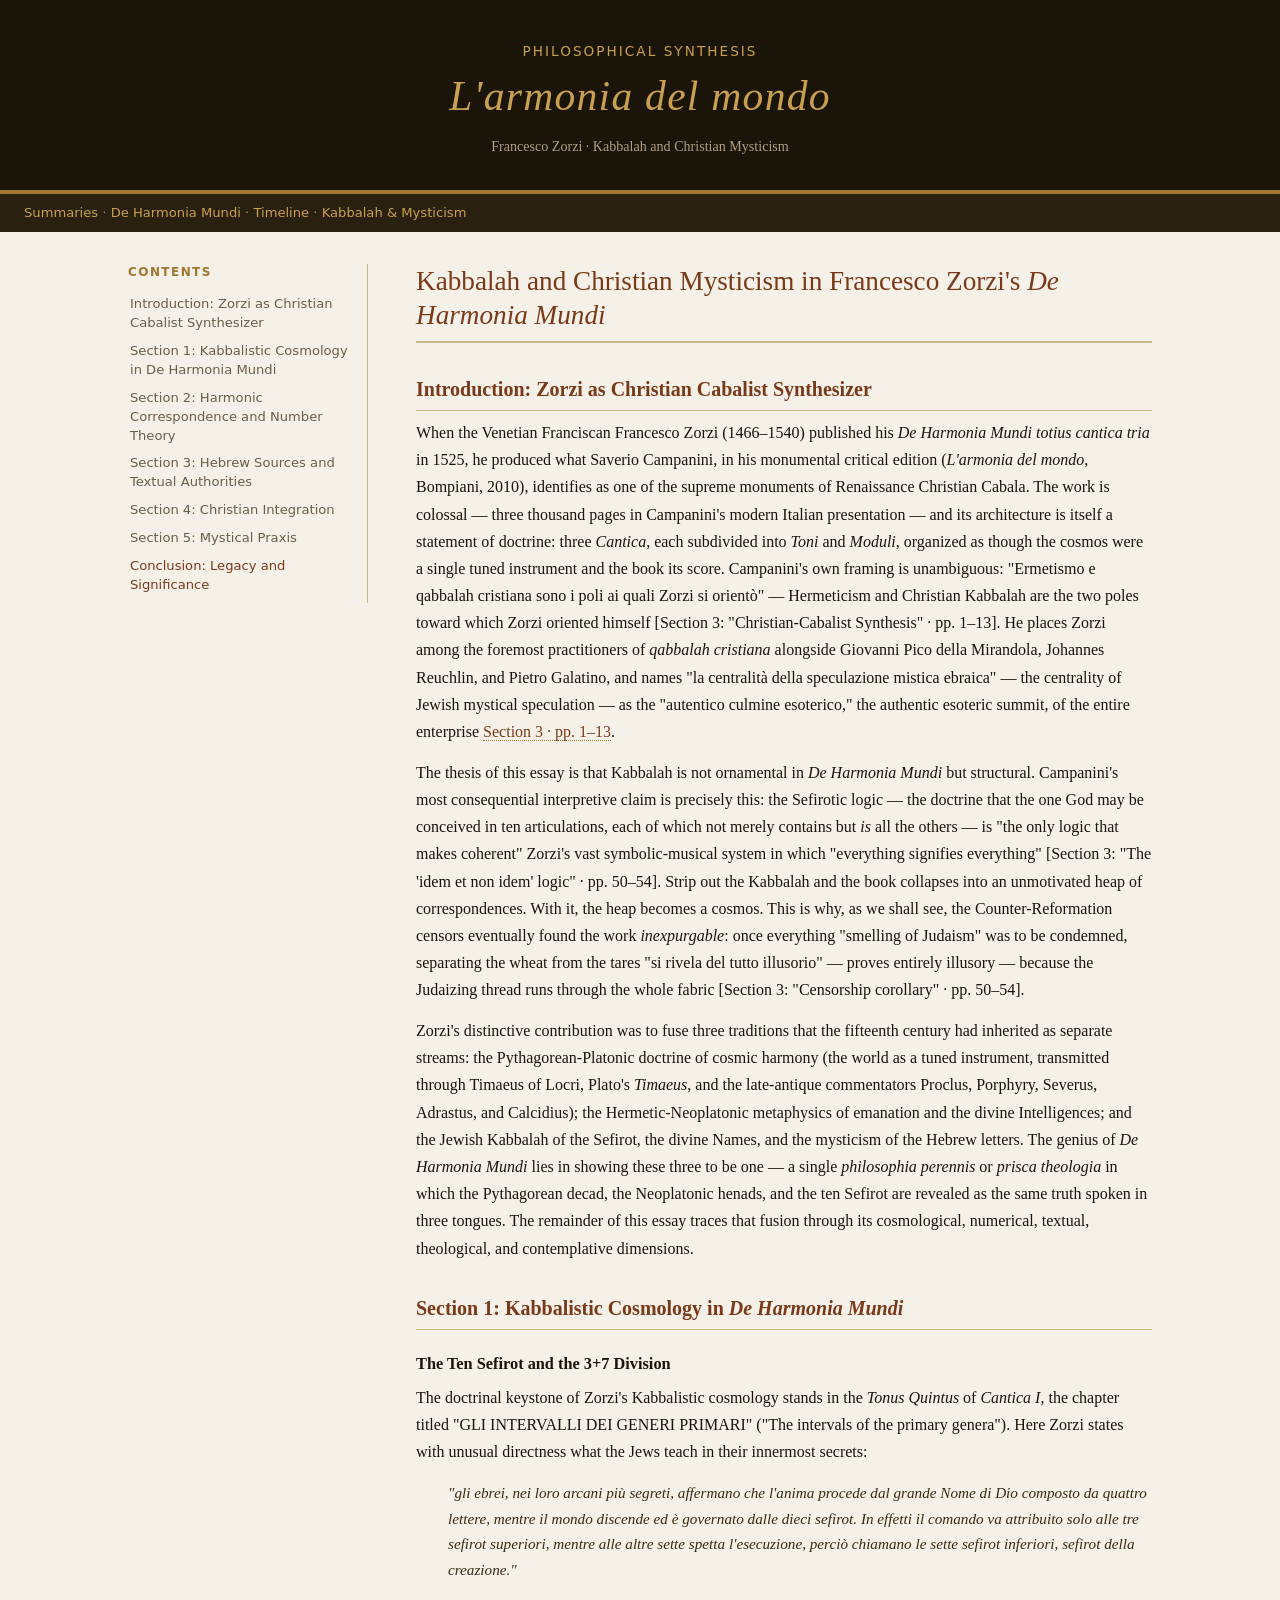
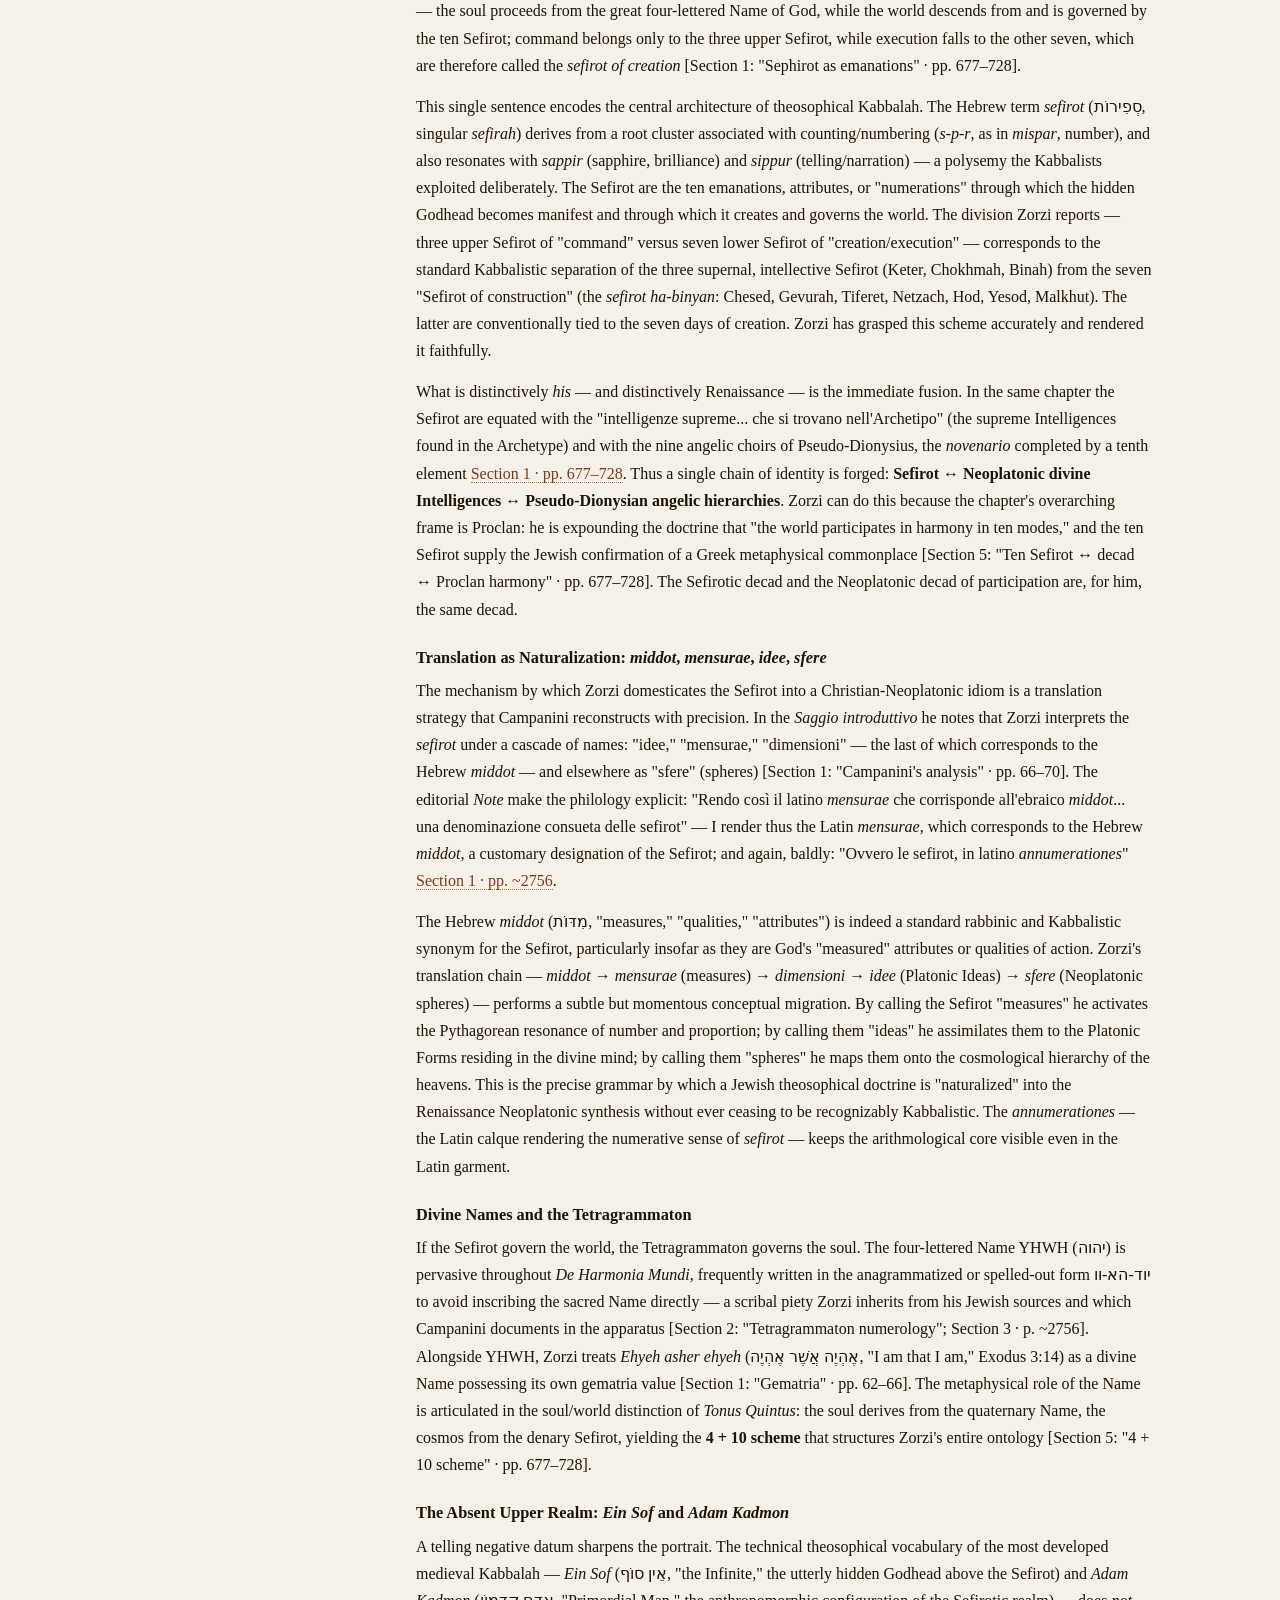
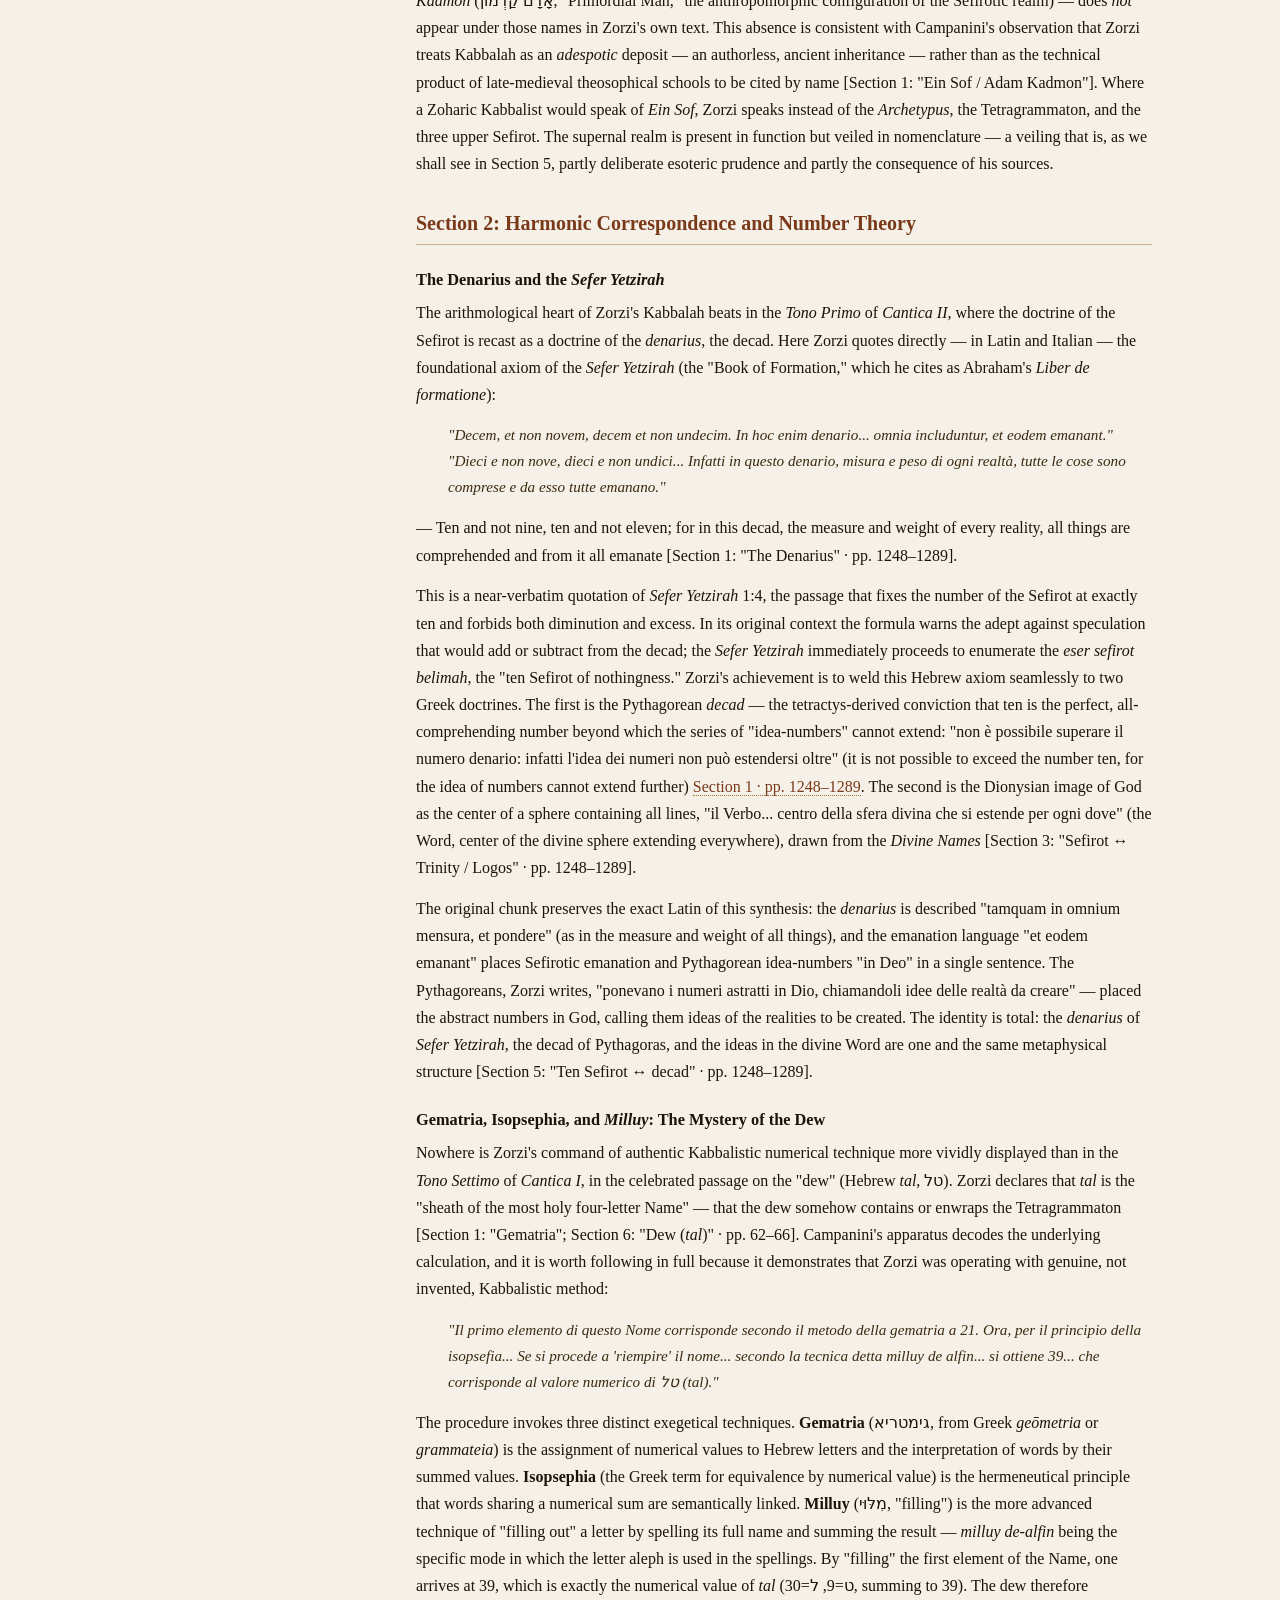
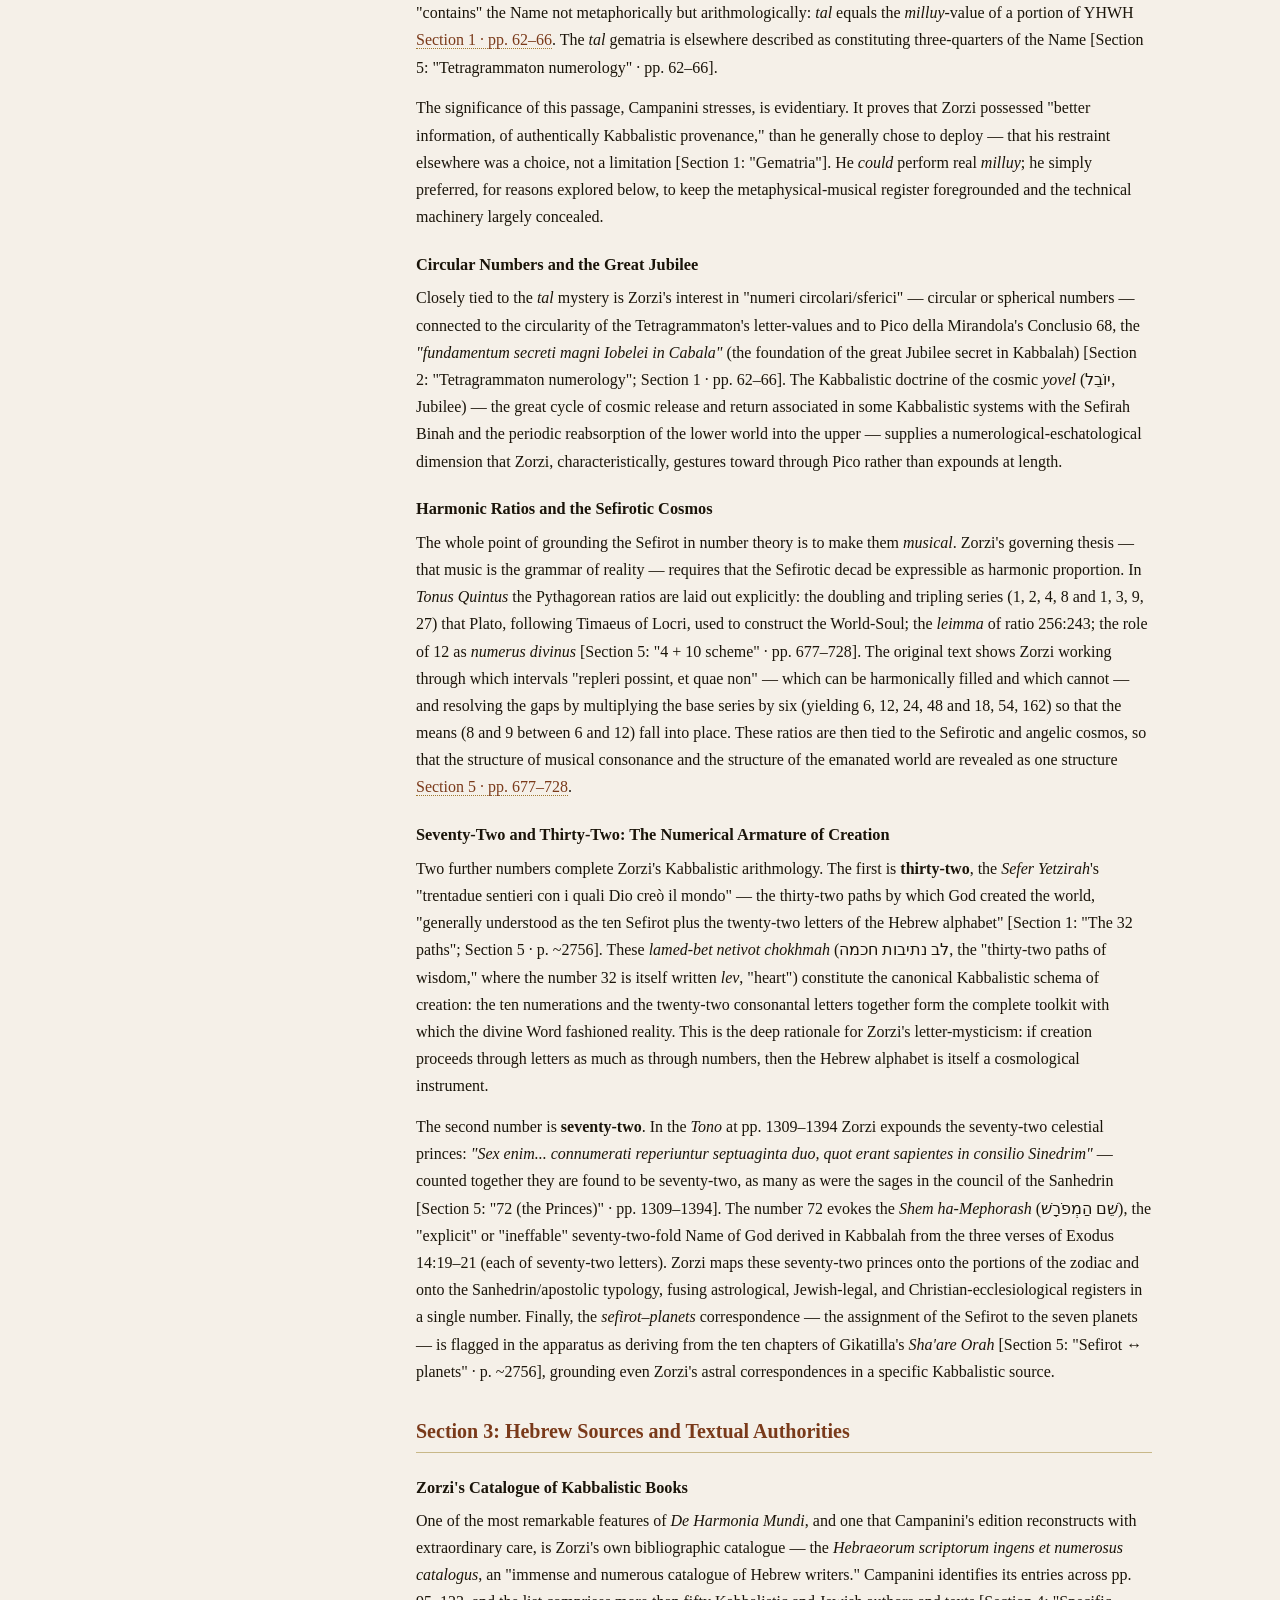
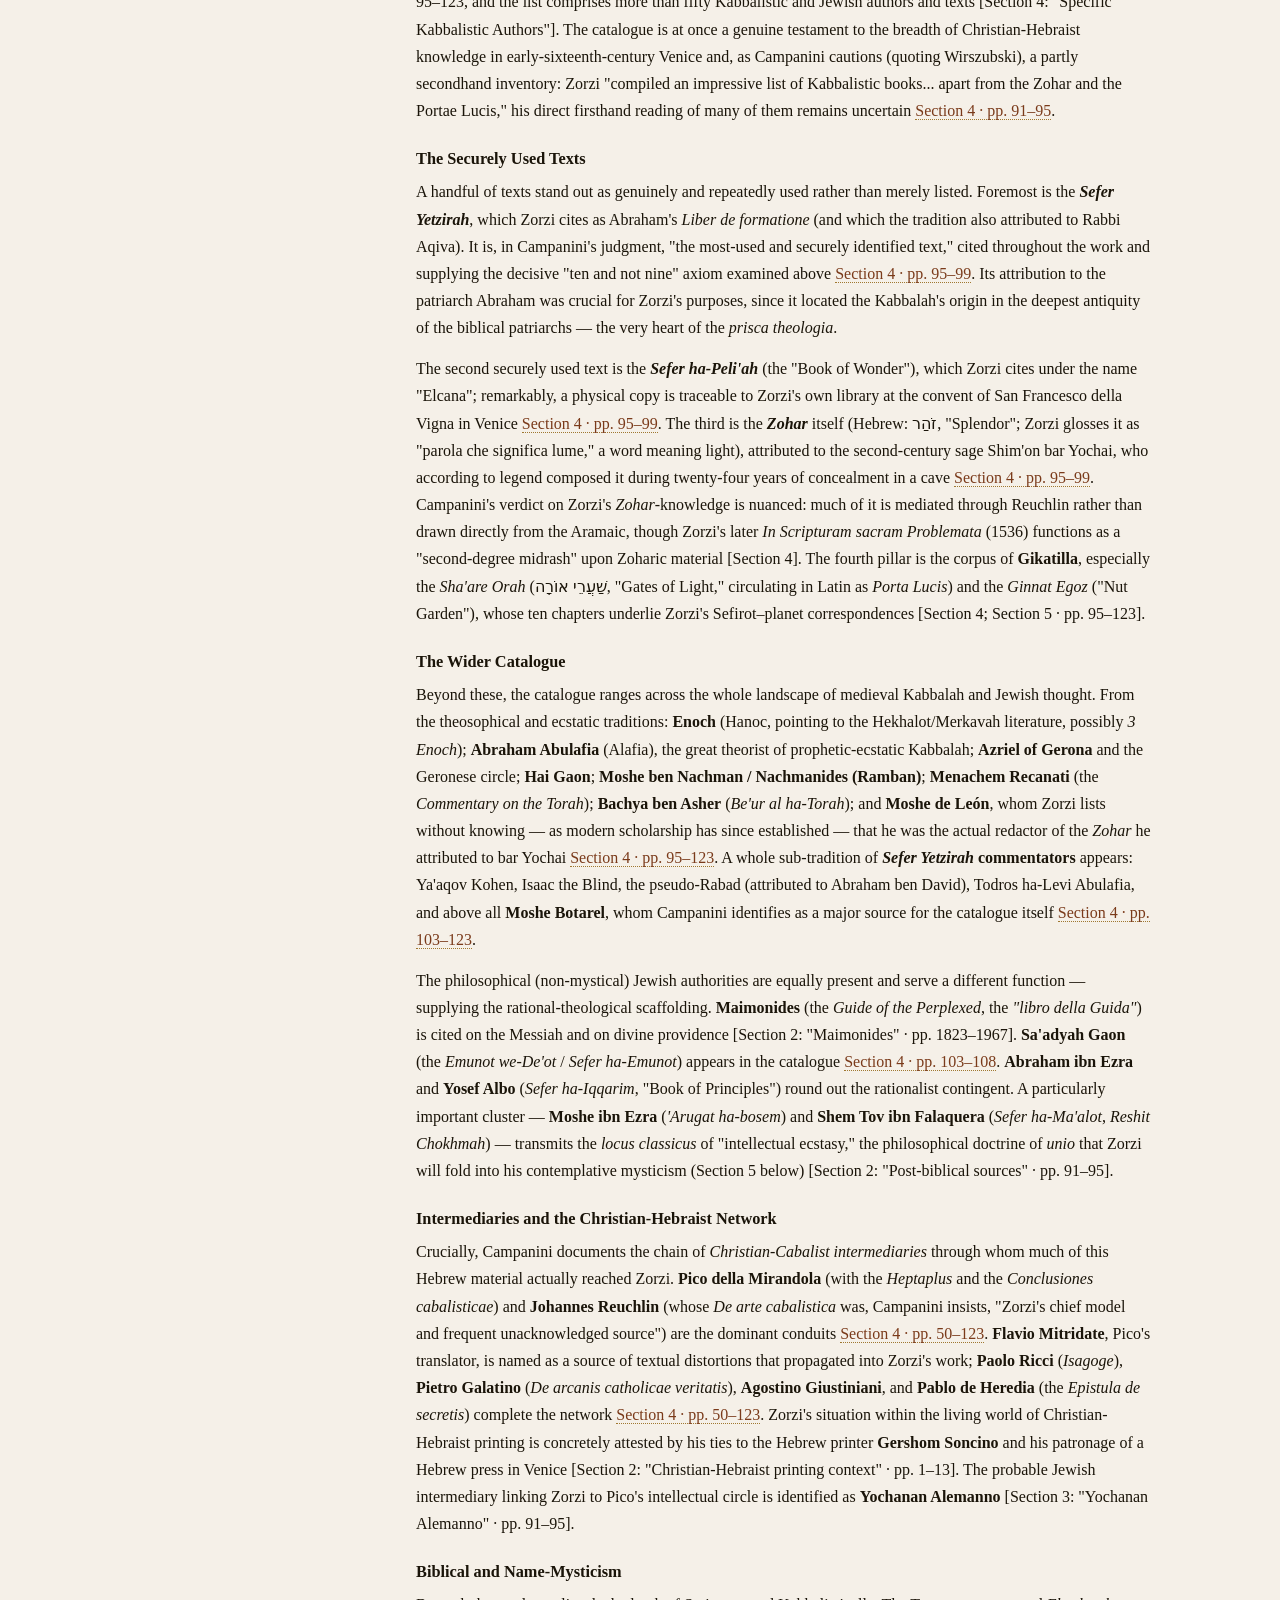
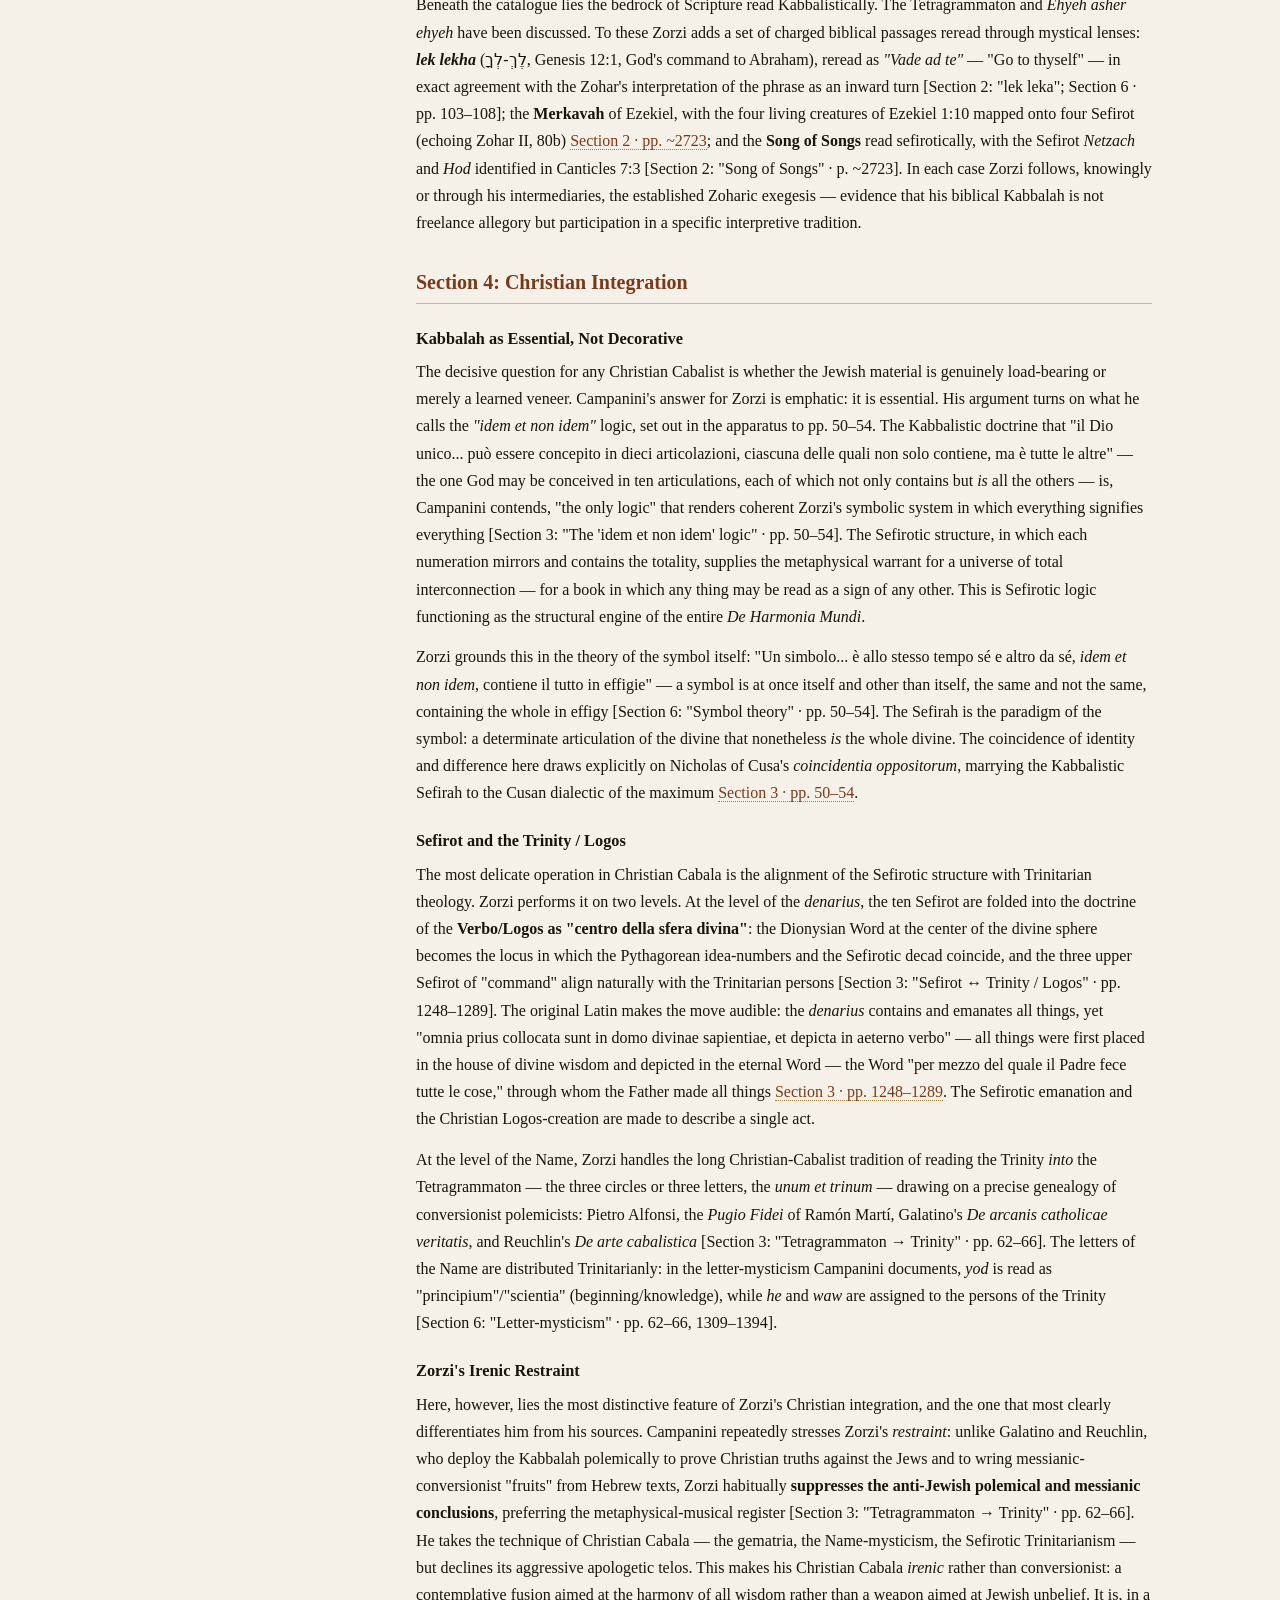
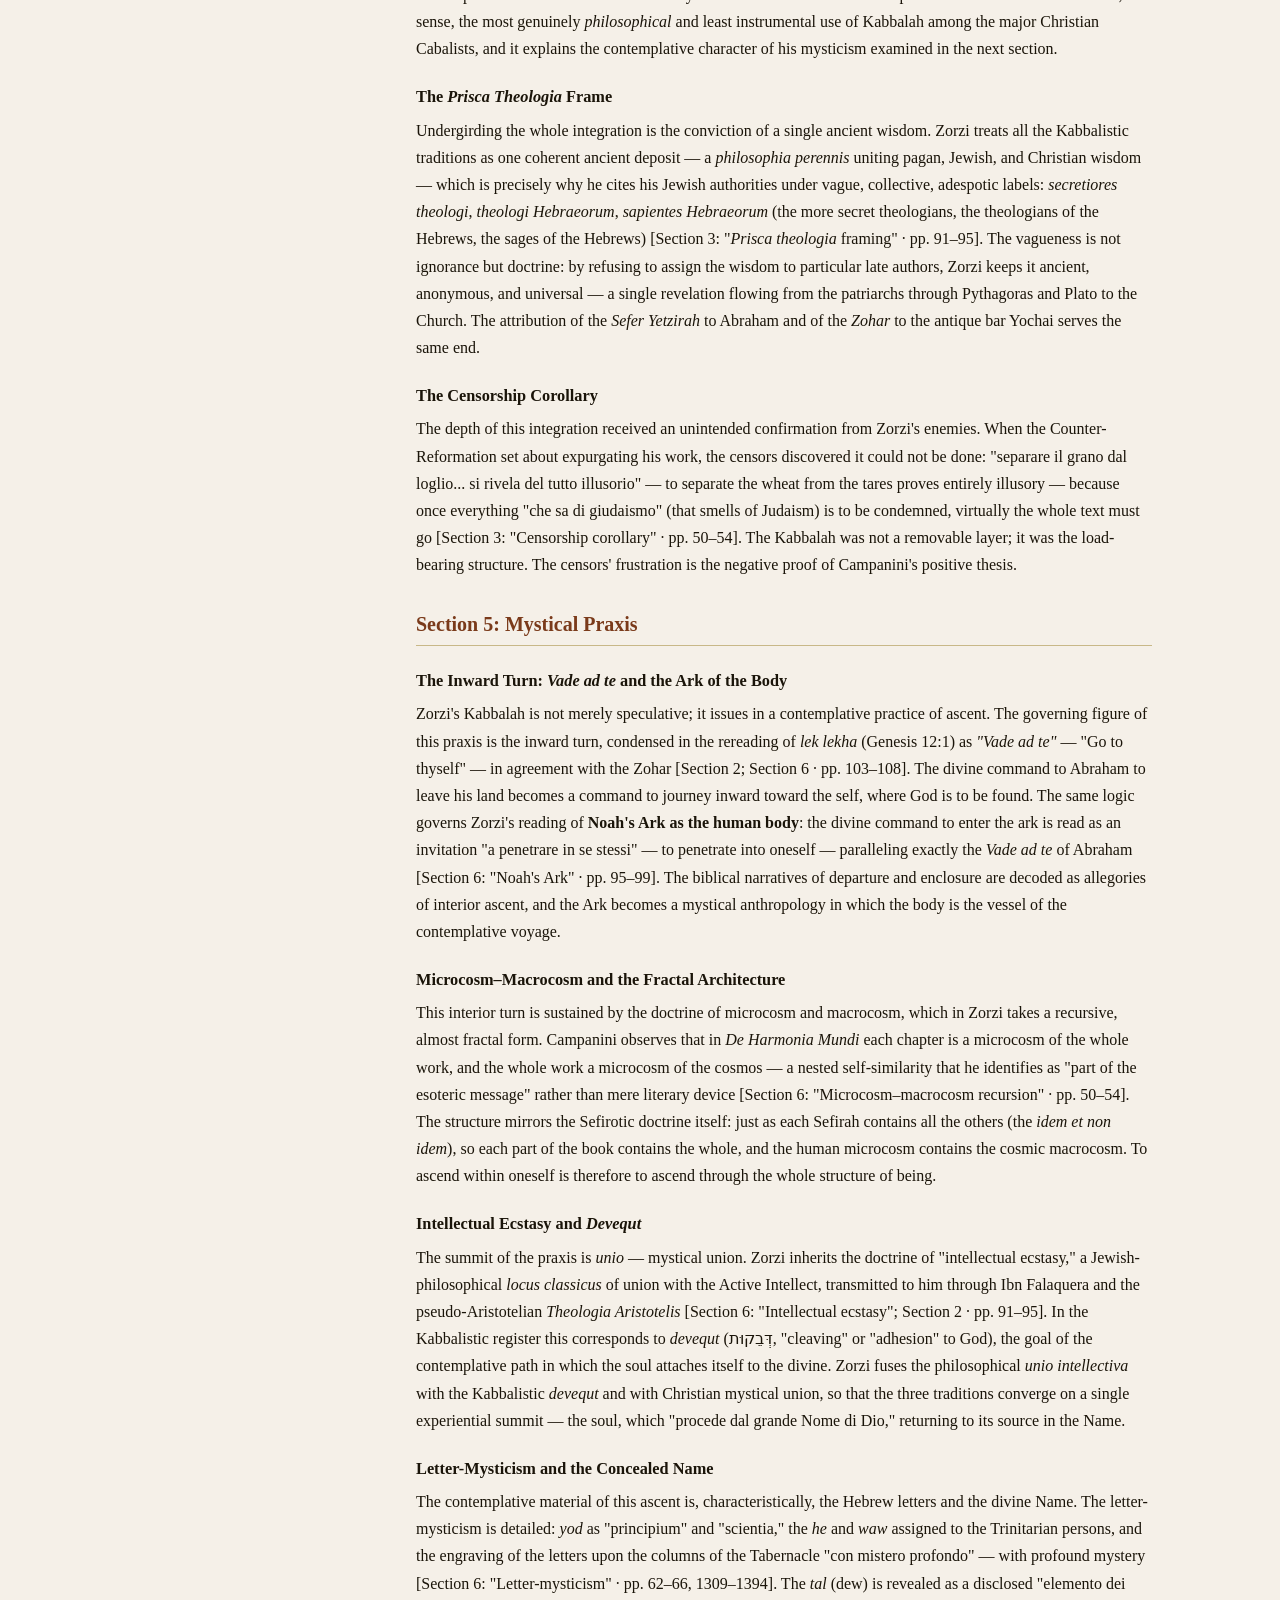
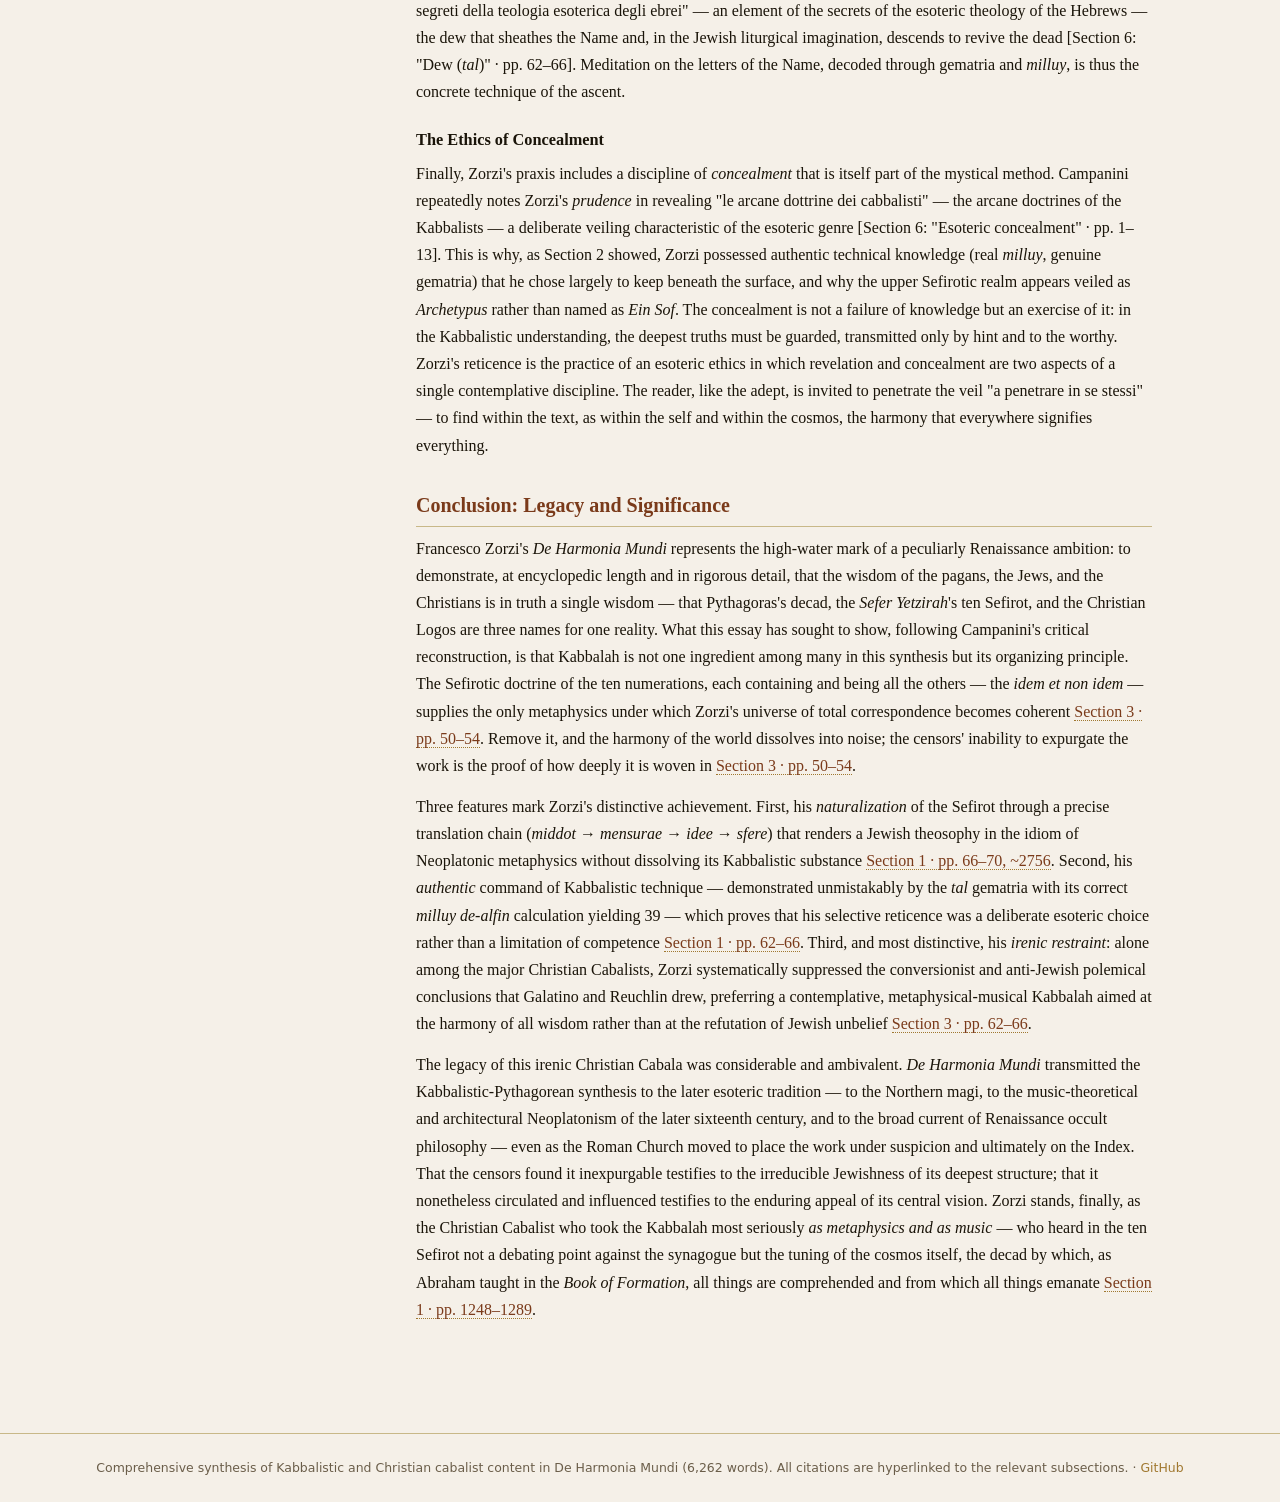
<file: kabbalah.html>
<!DOCTYPE html>
<html lang="en">
<head>
  <meta charset="UTF-8">
  <meta name="viewport" content="width=device-width, initial-scale=1.0">
  <title>Kabbalah and Christian Mysticism — L'armonia del mondo</title>
  <meta name="description" content="Comprehensive synthesis of Kabbalistic and Christian cabalist content in Francesco Zorzi's De Harmonia Mundi.">
  <link rel="stylesheet" href="assets/style.css">
  <style>
    .kabbalah-layout {
      display: grid;
      grid-template-columns: 240px minmax(0, 46rem);
      gap: 3rem;
      justify-content: center;
    }

    /* Sticky table of contents */
    .kabbalah-toc {
      position: sticky;
      top: 1.5rem;
      align-self: start;
      font-family: var(--sans);
      font-size: .82rem;
      line-height: 1.45;
      border-right: 1px solid var(--rule);
      padding-right: 1.2rem;
      max-height: calc(100vh - 3rem);
      overflow-y: auto;
    }
    .kabbalah-toc h3 {
      font-size: .75rem;
      text-transform: uppercase;
      letter-spacing: .12em;
      color: var(--gold);
      margin-bottom: .8rem;
    }
    .kabbalah-toc ul { list-style: none; }
    .kabbalah-toc li { margin-bottom: .55rem; }
    .kabbalah-toc a {
      color: var(--muted);
      text-decoration: none;
      display: block;
      border-left: 2px solid transparent;
      padding-left: .6rem;
      margin-left: -.6rem;
      transition: color .15s, border-color .15s;
    }
    .kabbalah-toc a:hover { color: var(--ink); }
    .kabbalah-toc a.active { color: var(--rust); border-left-color: var(--gold); }

    /* Essay body — encyclopedia-article density */
    .kabbalah-body {
      font-size: 1rem;
      line-height: 1.7;
    }
    .kabbalah-body h1 {
      font-size: 1.7rem;
      font-weight: 400;
      color: var(--rust);
      line-height: 1.25;
      margin: 0 0 1.2rem;
      padding-bottom: .6rem;
      border-bottom: 2px solid var(--rule);
    }
    .kabbalah-body h2 {
      font-size: 1.25rem;
      font-weight: 600;
      color: var(--rust);
      margin: 1.8rem 0 .5rem;
      padding-bottom: .25rem;
      border-bottom: 1px solid var(--rule);
    }
    .kabbalah-body h3 {
      font-size: 1.02rem;
      font-weight: 600;
      color: var(--ink);
      margin: 1.3rem 0 .35rem;
    }
    .kabbalah-body p { margin-bottom: .85rem; }
    .kabbalah-body blockquote {
      padding: 0;
      margin: .9rem 0 .9rem 2rem;
      font-style: italic;
      font-size: .95rem;
      color: #3a2a10;
    }
    .kabbalah-body cite {
      display: inline;
      font-style: normal;
      font-family: var(--sans);
      font-size: .78rem;
      color: var(--muted);
      margin-left: .5em;
    }
    .kabbalah-body hr {
      border: none;
      border-top: 1px solid var(--rule);
      margin: 1.6rem 0;
    }

    /* Hyperlinked citations */
    .citation {
      color: var(--rust);
      text-decoration: none;
      border-bottom: 1px dotted var(--gold);
    }
    .citation:hover { background: #ede4ce; border-bottom-color: var(--rust); }

    @media (max-width: 880px) {
      .kabbalah-layout { grid-template-columns: minmax(0, 1fr); gap: 0; }
      .kabbalah-toc {
        position: static;
        border-right: none;
        border-bottom: 1px solid var(--rule);
        padding: 0 0 1.2rem;
        margin-bottom: 1.5rem;
        max-height: none;
      }
    }
  </style>
</head>
<body>

<header>
  <div class="subtitle">Philosophical Synthesis</div>
  <h1><em>L'armonia del mondo</em></h1>
  <div class="meta">Francesco Zorzi · Kabbalah and Christian Mysticism</div>
</header>

<nav class="breadcrumb">
  <a href="index.html">Summaries</a> · <a href="dharma.html">De Harmonia Mundi</a> · <a href="timeline.html">Timeline</a> · <a href="#">Kabbalah & Mysticism</a>
</nav>

<main>
  <div class="kabbalah-layout">
    <aside class="kabbalah-toc">
      <h3>Contents</h3>
      <ul id="toc-list"></ul>
    </aside>
    <article class="kabbalah-body" id="essay-content">
      <div class="spinner"></div>
    </article>
  </div>
</main>

<footer>
  <p>
    Comprehensive synthesis of Kabbalistic and Christian cabalist content in De Harmonia Mundi (6,262 words).
    All citations are hyperlinked to the relevant subsections. ·
    <a href="https://github.com/t3dy/ZorziHarmoniaMundi" target="_blank">GitHub</a>
  </p>
</footer>

<script src="assets/markdown.js"></script>
<script>
function convertCitations(html) {
  // [Section N: "Heading" · pp. X–Y]  and  [Section N · pp. X–Y]
  const full = /\[Section (\d+):\s*&quot;?"?([^\]·]+?)"?&quot;?\s*·\s*pp?\.\s*([^\]]+)\]/g;
  const short = /\[Section (\d+)\s*·\s*pp?\.\s*([^\]]+)\]/g;
  function link(sectionNum, label) {
    const chunkId = String(38 + parseInt(sectionNum, 10)).padStart(3, '0');
    return '<a href="dharma-essay.html?id=' + chunkId + '" class="citation">' + label + '</a>';
  }
  html = html.replace(full, (m, n, heading, pages) =>
    link(n, 'Section ' + n + ': ' + heading.trim() + ' · pp. ' + pages.trim()));
  html = html.replace(short, (m, n, pages) =>
    link(n, 'Section ' + n + ' · pp. ' + pages.trim()));
  return html;
}

async function init() {
  try {
    const r = await fetch('data/kabbalah-essay.json');
    if (!r.ok) throw new Error(r.status);
    const data = await r.json();
    let html = mdToHtml(data.essay);
    html = convertCitations(html);
    const body = document.getElementById('essay-content');
    body.innerHTML = html;
    buildToc(body, document.getElementById('toc-list'));
  } catch(e) {
    console.error(e);
    document.getElementById('essay-content').innerHTML =
      '<p class="error-msg">Essay not found.</p>';
  }
}

init();
installProgressBar();
installBackToTop();
</script>
</body>
</html>
</file>
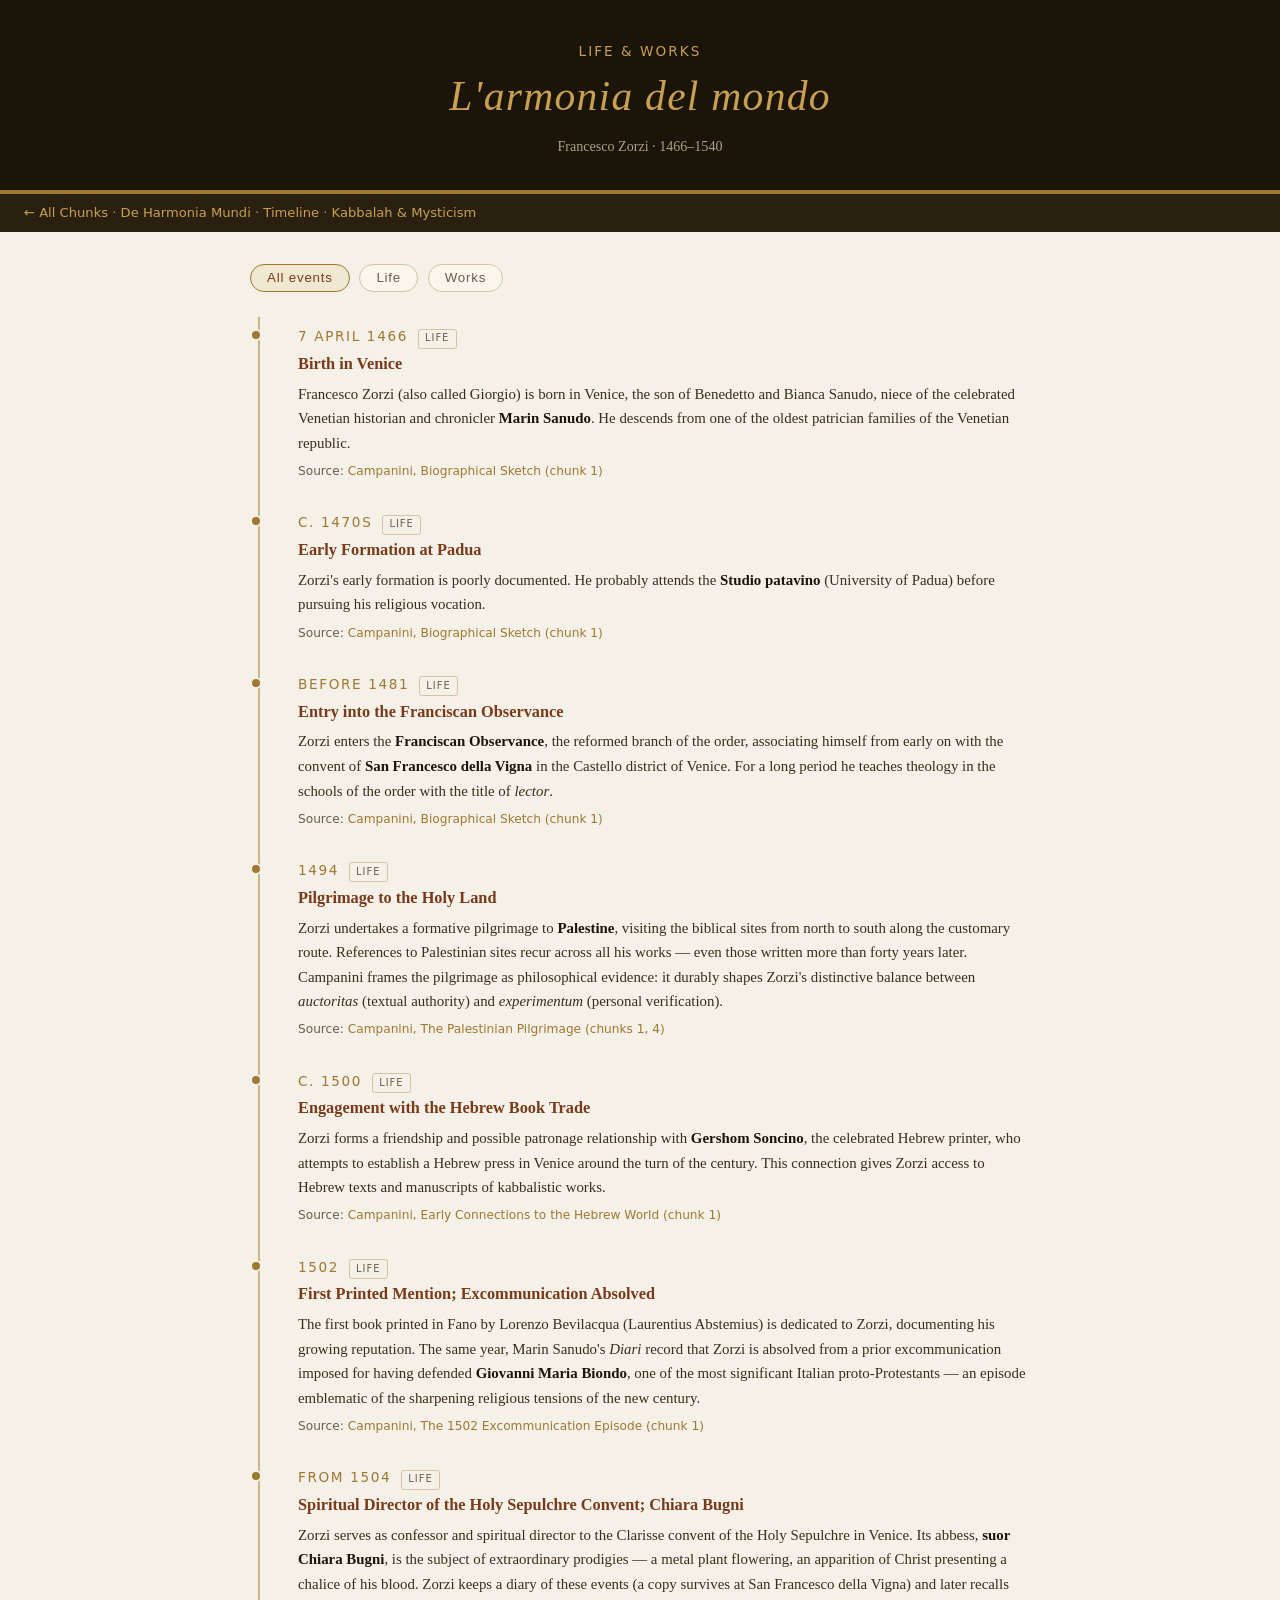
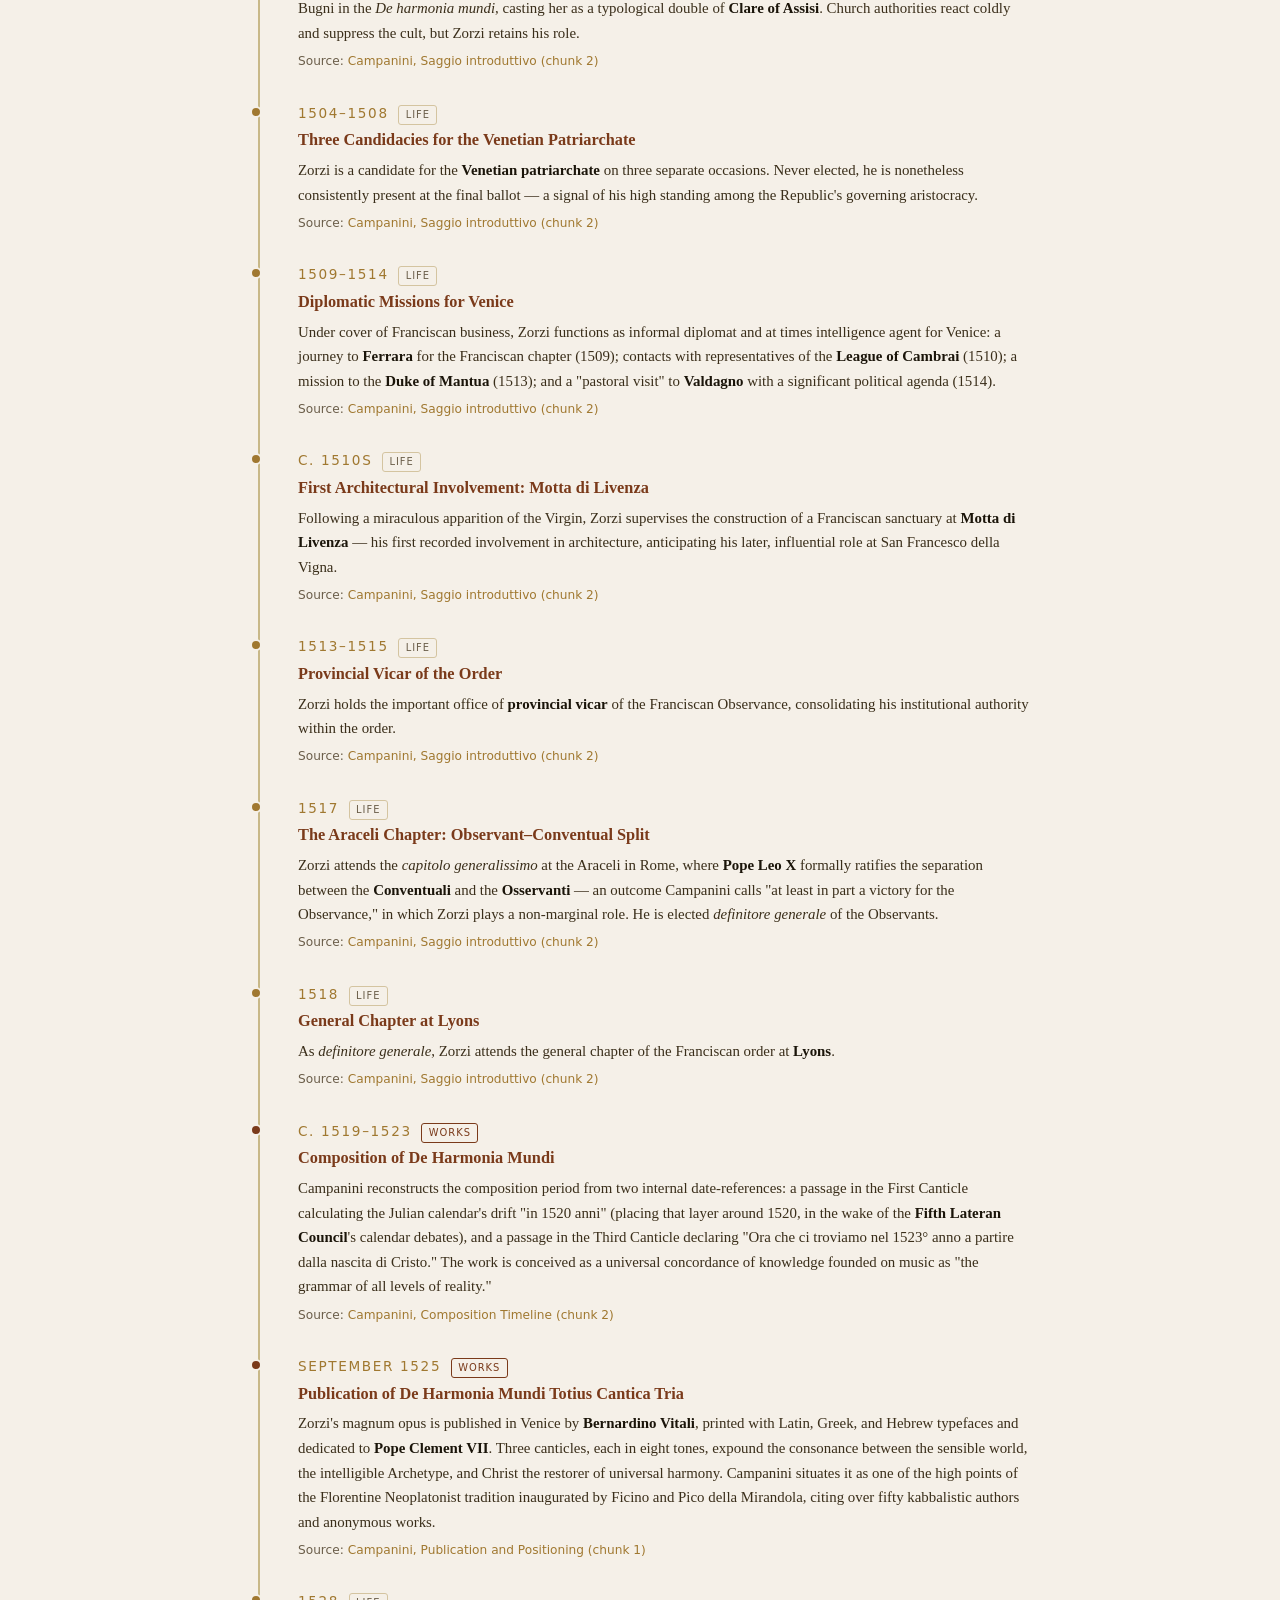
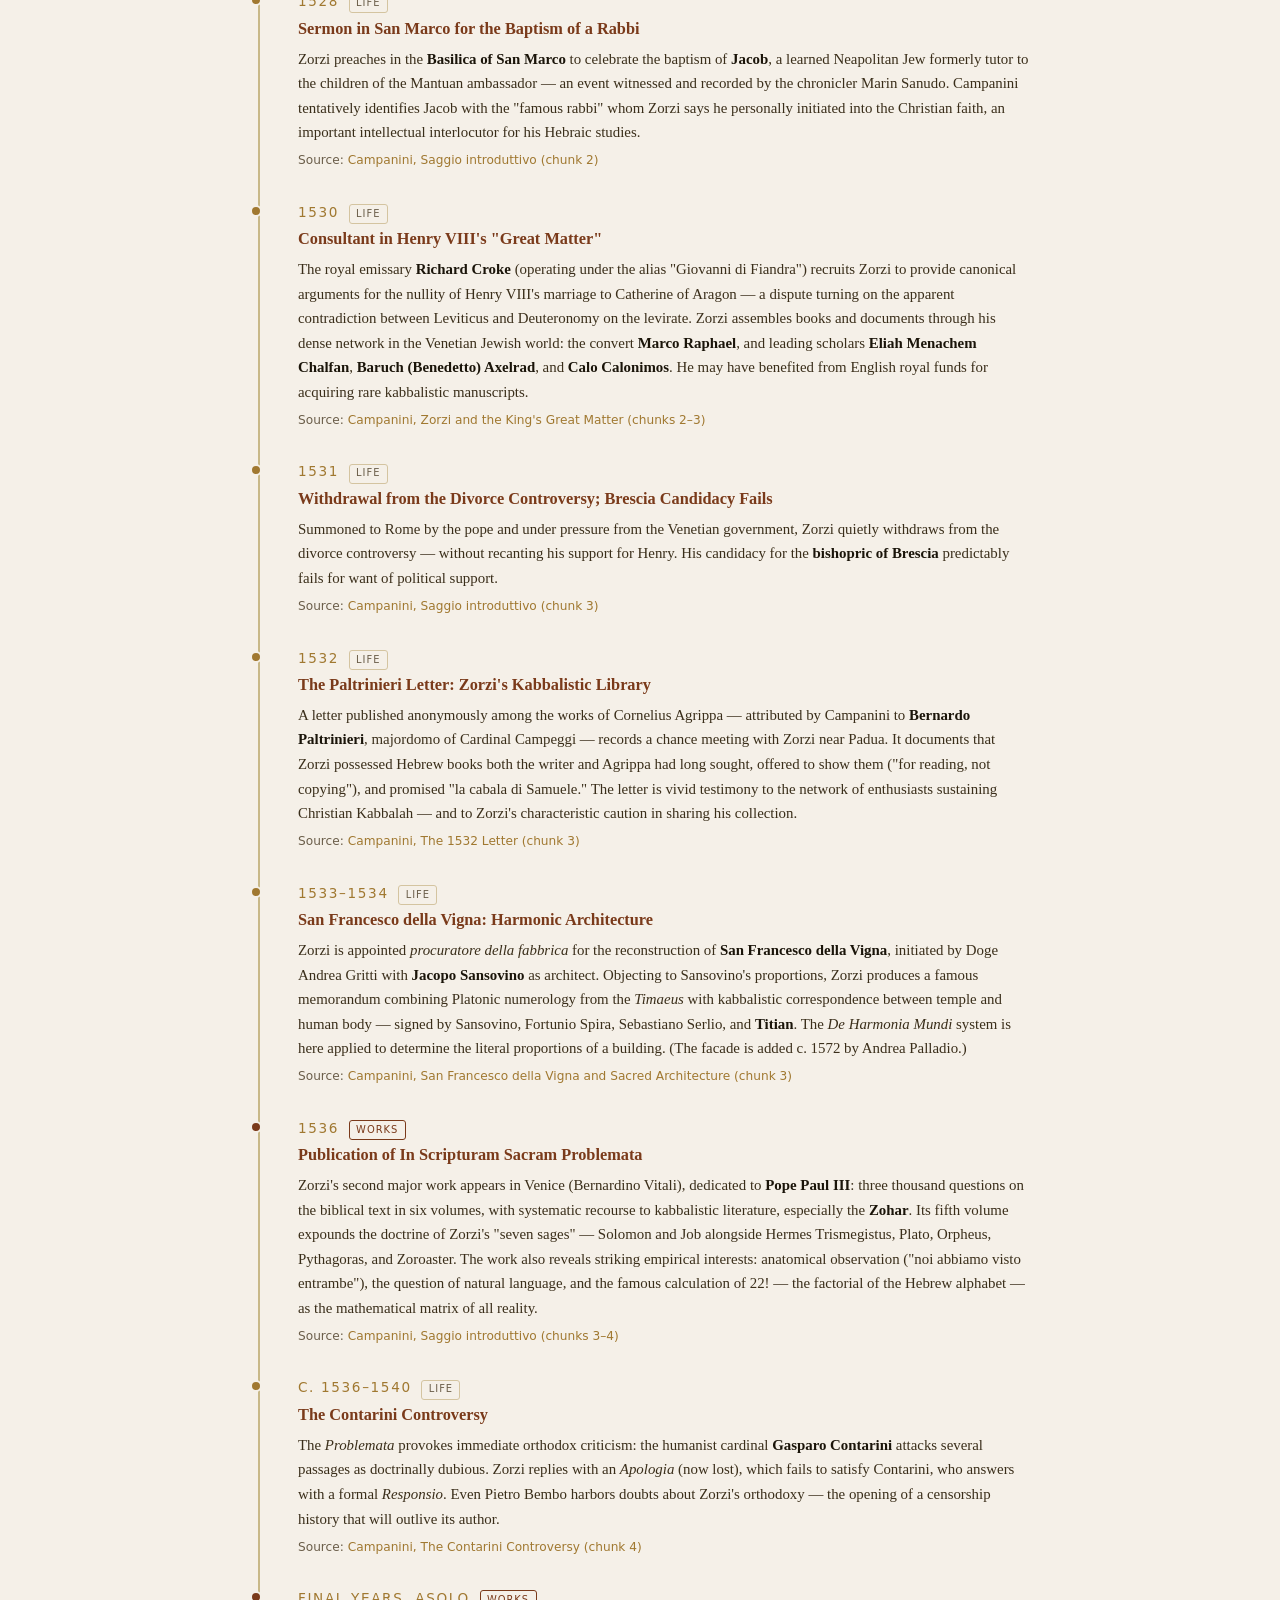
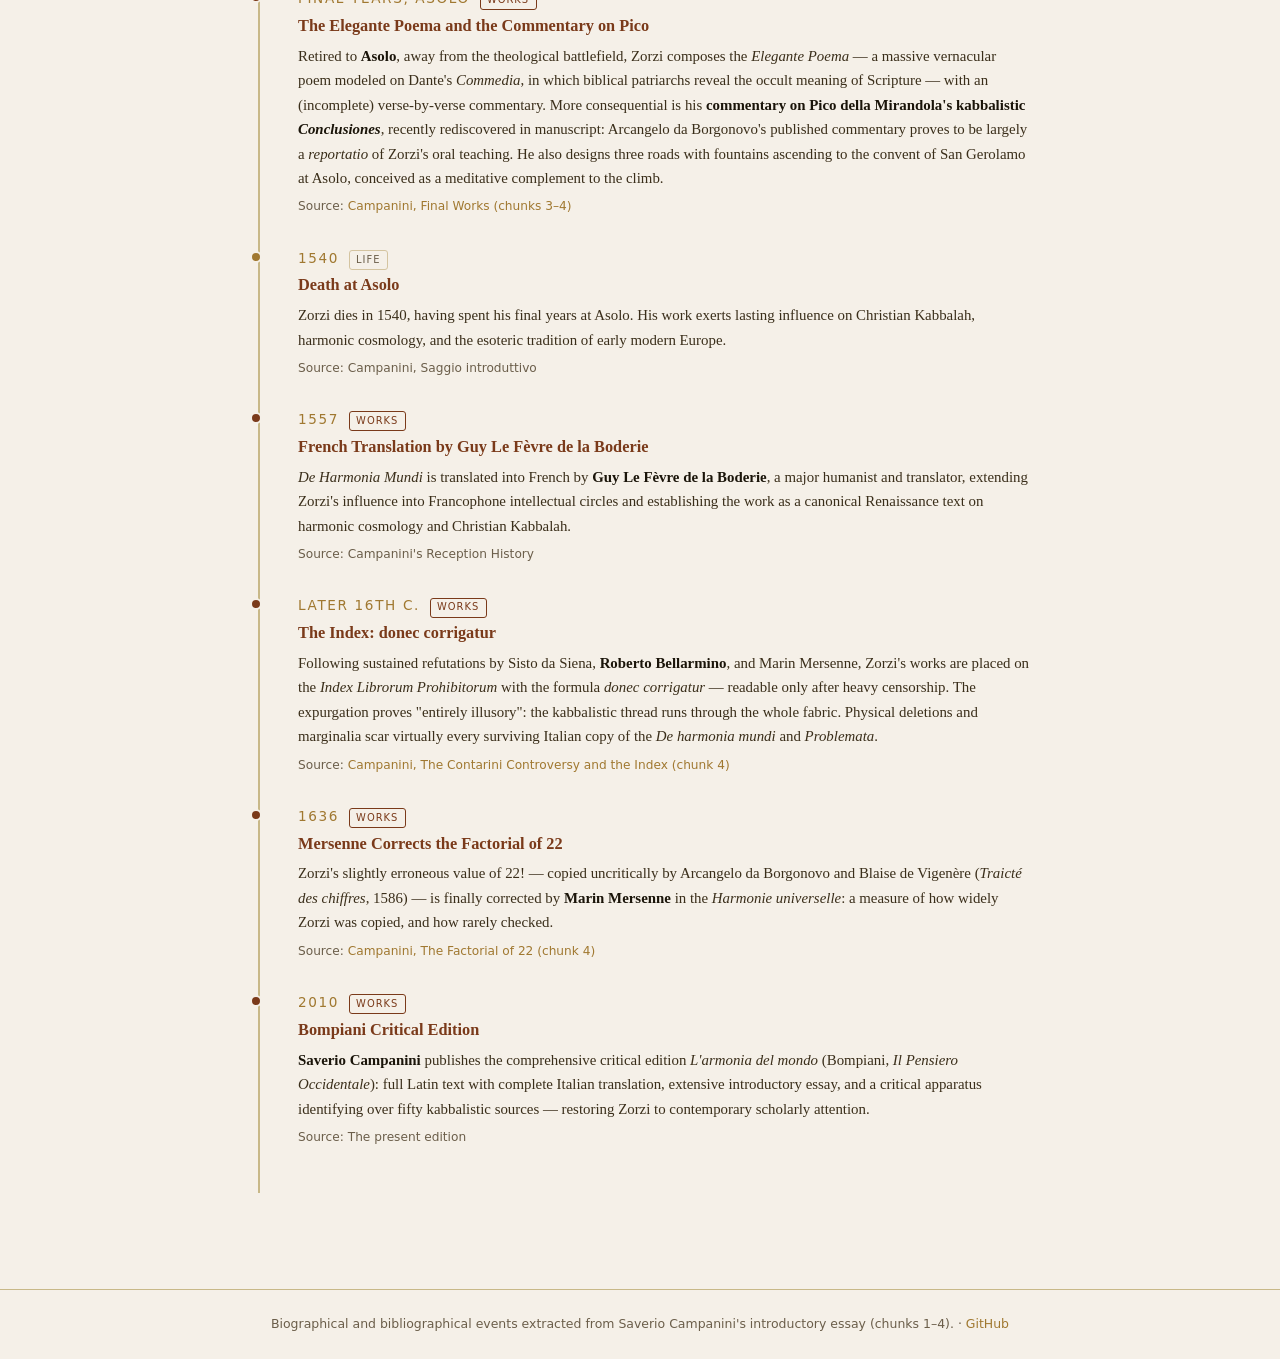
<file: timeline.html>
<!DOCTYPE html>
<html lang="it">
<head>
  <meta charset="UTF-8">
  <meta name="viewport" content="width=device-width, initial-scale=1.0">
  <title>Timeline — L'armonia del mondo</title>
  <meta name="description" content="Combined biographical and bibliographical timeline of Francesco Zorzi (1466–1540), Venetian Franciscan friar and Christian Kabbalist.">
  <link rel="stylesheet" href="assets/style.css">
  <style>
    .timeline-wrap { max-width: 780px; margin: 0 auto; }

    .timeline-filter {
      display: flex;
      gap: .6rem;
      margin-bottom: 1.6rem;
      font-family: var(--sans);
      font-size: .82rem;
      flex-wrap: wrap;
    }
    .timeline-filter button {
      background: var(--card-bg);
      border: 1px solid var(--card-brd);
      border-radius: 999px;
      padding: .35rem 1rem;
      cursor: pointer;
      color: var(--muted);
      letter-spacing: .06em;
      transition: color .15s, border-color .15s, background .15s;
    }
    .timeline-filter button.active {
      color: var(--rust);
      border-color: var(--gold);
      background: var(--hover-bg);
    }

    .timeline {
      position: relative;
      padding: .5rem 0 1rem 3rem;
    }
    .timeline::before {
      content: '';
      position: absolute;
      left: .5rem;
      top: 0; bottom: 0;
      width: 2px;
      background: var(--rule);
    }

    .timeline-event {
      margin-bottom: 1.9rem;
      position: relative;
    }
    .timeline-event::before {
      content: '';
      position: absolute;
      left: -3rem;
      top: .25rem;
      width: 12px; height: 12px;
      background: var(--gold);
      border: 2px solid var(--paper);
      border-radius: 50%;
    }
    .timeline-event.works::before { background: var(--rust); }
    .timeline-event.hidden { display: none; }

    .timeline-year {
      font-family: var(--sans);
      font-size: .85rem;
      letter-spacing: .12em;
      text-transform: uppercase;
      color: var(--gold);
      margin-bottom: .15rem;
      display: flex;
      align-items: baseline;
      gap: .6rem;
    }
    .timeline-tag {
      font-size: .62rem;
      letter-spacing: .1em;
      border: 1px solid var(--card-brd);
      border-radius: 3px;
      padding: .05rem .4rem;
      color: var(--muted);
      text-transform: uppercase;
    }
    .timeline-event.works .timeline-tag { color: var(--rust); border-color: var(--rust); }

    .timeline-title {
      font-size: 1.02rem;
      font-weight: 600;
      color: var(--rust);
      margin-bottom: .25rem;
    }

    .timeline-description {
      font-size: .93rem;
      line-height: 1.65;
      color: #3a2e1a;
    }
    .timeline-description strong { font-weight: 600; color: var(--ink); }

    .reference-link {
      display: block;
      margin-top: .35rem;
      font-family: var(--sans);
      font-size: .76rem;
      color: var(--muted);
    }
    .reference-link a { color: var(--gold); text-decoration: none; }
    .reference-link a:hover { text-decoration: underline; }
  </style>
</head>
<body>

<header>
  <div class="subtitle">Life &amp; Works</div>
  <h1><em>L'armonia del mondo</em></h1>
  <div class="meta">Francesco Zorzi · 1466–1540</div>
</header>

<nav class="breadcrumb">
  <a href="index.html">← All Chunks</a> · <a href="dharma.html">De Harmonia Mundi</a> · <a href="#">Timeline</a> · <a href="kabbalah.html">Kabbalah & Mysticism</a>
</nav>

<main>
  <div class="timeline-wrap">
    <div class="timeline-filter" role="group" aria-label="Filter timeline">
      <button class="active" data-filter="all">All events</button>
      <button data-filter="life">Life</button>
      <button data-filter="works">Works</button>
    </div>

    <div class="timeline">

      <div class="timeline-event life">
        <div class="timeline-year">7 April 1466 <span class="timeline-tag">Life</span></div>
        <div class="timeline-title">Birth in Venice</div>
        <div class="timeline-description">
          Francesco Zorzi (also called Giorgio) is born in Venice, the son of Benedetto and Bianca Sanudo, niece of the celebrated Venetian historian and chronicler <strong>Marin Sanudo</strong>. He descends from one of the oldest patrician families of the Venetian republic.
        </div>
        <span class="reference-link">Source: <a href="chunk.html?id=001">Campanini, Biographical Sketch (chunk 1)</a></span>
      </div>

      <div class="timeline-event life">
        <div class="timeline-year">c. 1470s <span class="timeline-tag">Life</span></div>
        <div class="timeline-title">Early Formation at Padua</div>
        <div class="timeline-description">
          Zorzi's early formation is poorly documented. He probably attends the <strong>Studio patavino</strong> (University of Padua) before pursuing his religious vocation.
        </div>
        <span class="reference-link">Source: <a href="chunk.html?id=001">Campanini, Biographical Sketch (chunk 1)</a></span>
      </div>

      <div class="timeline-event life">
        <div class="timeline-year">Before 1481 <span class="timeline-tag">Life</span></div>
        <div class="timeline-title">Entry into the Franciscan Observance</div>
        <div class="timeline-description">
          Zorzi enters the <strong>Franciscan Observance</strong>, the reformed branch of the order, associating himself from early on with the convent of <strong>San Francesco della Vigna</strong> in the Castello district of Venice. For a long period he teaches theology in the schools of the order with the title of <em>lector</em>.
        </div>
        <span class="reference-link">Source: <a href="chunk.html?id=001">Campanini, Biographical Sketch (chunk 1)</a></span>
      </div>

      <div class="timeline-event life">
        <div class="timeline-year">1494 <span class="timeline-tag">Life</span></div>
        <div class="timeline-title">Pilgrimage to the Holy Land</div>
        <div class="timeline-description">
          Zorzi undertakes a formative pilgrimage to <strong>Palestine</strong>, visiting the biblical sites from north to south along the customary route. References to Palestinian sites recur across all his works — even those written more than forty years later. Campanini frames the pilgrimage as philosophical evidence: it durably shapes Zorzi's distinctive balance between <em>auctoritas</em> (textual authority) and <em>experimentum</em> (personal verification).
        </div>
        <span class="reference-link">Source: <a href="chunk.html?id=001">Campanini, The Palestinian Pilgrimage (chunks 1, 4)</a></span>
      </div>

      <div class="timeline-event life">
        <div class="timeline-year">c. 1500 <span class="timeline-tag">Life</span></div>
        <div class="timeline-title">Engagement with the Hebrew Book Trade</div>
        <div class="timeline-description">
          Zorzi forms a friendship and possible patronage relationship with <strong>Gershom Soncino</strong>, the celebrated Hebrew printer, who attempts to establish a Hebrew press in Venice around the turn of the century. This connection gives Zorzi access to Hebrew texts and manuscripts of kabbalistic works.
        </div>
        <span class="reference-link">Source: <a href="chunk.html?id=001">Campanini, Early Connections to the Hebrew World (chunk 1)</a></span>
      </div>

      <div class="timeline-event life">
        <div class="timeline-year">1502 <span class="timeline-tag">Life</span></div>
        <div class="timeline-title">First Printed Mention; Excommunication Absolved</div>
        <div class="timeline-description">
          The first book printed in Fano by Lorenzo Bevilacqua (Laurentius Abstemius) is dedicated to Zorzi, documenting his growing reputation. The same year, Marin Sanudo's <em>Diari</em> record that Zorzi is absolved from a prior excommunication imposed for having defended <strong>Giovanni Maria Biondo</strong>, one of the most significant Italian proto-Protestants — an episode emblematic of the sharpening religious tensions of the new century.
        </div>
        <span class="reference-link">Source: <a href="chunk.html?id=001">Campanini, The 1502 Excommunication Episode (chunk 1)</a></span>
      </div>

      <div class="timeline-event life">
        <div class="timeline-year">From 1504 <span class="timeline-tag">Life</span></div>
        <div class="timeline-title">Spiritual Director of the Holy Sepulchre Convent; Chiara Bugni</div>
        <div class="timeline-description">
          Zorzi serves as confessor and spiritual director to the Clarisse convent of the Holy Sepulchre in Venice. Its abbess, <strong>suor Chiara Bugni</strong>, is the subject of extraordinary prodigies — a metal plant flowering, an apparition of Christ presenting a chalice of his blood. Zorzi keeps a diary of these events (a copy survives at San Francesco della Vigna) and later recalls Bugni in the <em>De harmonia mundi</em>, casting her as a typological double of <strong>Clare of Assisi</strong>. Church authorities react coldly and suppress the cult, but Zorzi retains his role.
        </div>
        <span class="reference-link">Source: <a href="chunk.html?id=002">Campanini, Saggio introduttivo (chunk 2)</a></span>
      </div>

      <div class="timeline-event life">
        <div class="timeline-year">1504–1508 <span class="timeline-tag">Life</span></div>
        <div class="timeline-title">Three Candidacies for the Venetian Patriarchate</div>
        <div class="timeline-description">
          Zorzi is a candidate for the <strong>Venetian patriarchate</strong> on three separate occasions. Never elected, he is nonetheless consistently present at the final ballot — a signal of his high standing among the Republic's governing aristocracy.
        </div>
        <span class="reference-link">Source: <a href="chunk.html?id=002">Campanini, Saggio introduttivo (chunk 2)</a></span>
      </div>

      <div class="timeline-event life">
        <div class="timeline-year">1509–1514 <span class="timeline-tag">Life</span></div>
        <div class="timeline-title">Diplomatic Missions for Venice</div>
        <div class="timeline-description">
          Under cover of Franciscan business, Zorzi functions as informal diplomat and at times intelligence agent for Venice: a journey to <strong>Ferrara</strong> for the Franciscan chapter (1509); contacts with representatives of the <strong>League of Cambrai</strong> (1510); a mission to the <strong>Duke of Mantua</strong> (1513); and a "pastoral visit" to <strong>Valdagno</strong> with a significant political agenda (1514).
        </div>
        <span class="reference-link">Source: <a href="chunk.html?id=002">Campanini, Saggio introduttivo (chunk 2)</a></span>
      </div>

      <div class="timeline-event life">
        <div class="timeline-year">c. 1510s <span class="timeline-tag">Life</span></div>
        <div class="timeline-title">First Architectural Involvement: Motta di Livenza</div>
        <div class="timeline-description">
          Following a miraculous apparition of the Virgin, Zorzi supervises the construction of a Franciscan sanctuary at <strong>Motta di Livenza</strong> — his first recorded involvement in architecture, anticipating his later, influential role at San Francesco della Vigna.
        </div>
        <span class="reference-link">Source: <a href="chunk.html?id=002">Campanini, Saggio introduttivo (chunk 2)</a></span>
      </div>

      <div class="timeline-event life">
        <div class="timeline-year">1513–1515 <span class="timeline-tag">Life</span></div>
        <div class="timeline-title">Provincial Vicar of the Order</div>
        <div class="timeline-description">
          Zorzi holds the important office of <strong>provincial vicar</strong> of the Franciscan Observance, consolidating his institutional authority within the order.
        </div>
        <span class="reference-link">Source: <a href="chunk.html?id=002">Campanini, Saggio introduttivo (chunk 2)</a></span>
      </div>

      <div class="timeline-event life">
        <div class="timeline-year">1517 <span class="timeline-tag">Life</span></div>
        <div class="timeline-title">The Araceli Chapter: Observant–Conventual Split</div>
        <div class="timeline-description">
          Zorzi attends the <em>capitolo generalissimo</em> at the Araceli in Rome, where <strong>Pope Leo X</strong> formally ratifies the separation between the <strong>Conventuali</strong> and the <strong>Osservanti</strong> — an outcome Campanini calls "at least in part a victory for the Observance," in which Zorzi plays a non-marginal role. He is elected <em>definitore generale</em> of the Observants.
        </div>
        <span class="reference-link">Source: <a href="chunk.html?id=002">Campanini, Saggio introduttivo (chunk 2)</a></span>
      </div>

      <div class="timeline-event life">
        <div class="timeline-year">1518 <span class="timeline-tag">Life</span></div>
        <div class="timeline-title">General Chapter at Lyons</div>
        <div class="timeline-description">
          As <em>definitore generale</em>, Zorzi attends the general chapter of the Franciscan order at <strong>Lyons</strong>.
        </div>
        <span class="reference-link">Source: <a href="chunk.html?id=002">Campanini, Saggio introduttivo (chunk 2)</a></span>
      </div>

      <div class="timeline-event works">
        <div class="timeline-year">c. 1519–1523 <span class="timeline-tag">Works</span></div>
        <div class="timeline-title">Composition of De Harmonia Mundi</div>
        <div class="timeline-description">
          Campanini reconstructs the composition period from two internal date-references: a passage in the First Canticle calculating the Julian calendar's drift "in 1520 anni" (placing that layer around 1520, in the wake of the <strong>Fifth Lateran Council</strong>'s calendar debates), and a passage in the Third Canticle declaring "Ora che ci troviamo nel 1523° anno a partire dalla nascita di Cristo." The work is conceived as a universal concordance of knowledge founded on music as "the grammar of all levels of reality."
        </div>
        <span class="reference-link">Source: <a href="chunk.html?id=002">Campanini, Composition Timeline (chunk 2)</a></span>
      </div>

      <div class="timeline-event works">
        <div class="timeline-year">September 1525 <span class="timeline-tag">Works</span></div>
        <div class="timeline-title">Publication of De Harmonia Mundi Totius Cantica Tria</div>
        <div class="timeline-description">
          Zorzi's magnum opus is published in Venice by <strong>Bernardino Vitali</strong>, printed with Latin, Greek, and Hebrew typefaces and dedicated to <strong>Pope Clement VII</strong>. Three canticles, each in eight tones, expound the consonance between the sensible world, the intelligible Archetype, and Christ the restorer of universal harmony. Campanini situates it as one of the high points of the Florentine Neoplatonist tradition inaugurated by Ficino and Pico della Mirandola, citing over fifty kabbalistic authors and anonymous works.
        </div>
        <span class="reference-link">Source: <a href="chunk.html?id=001">Campanini, Publication and Positioning (chunk 1)</a></span>
      </div>

      <div class="timeline-event life">
        <div class="timeline-year">1528 <span class="timeline-tag">Life</span></div>
        <div class="timeline-title">Sermon in San Marco for the Baptism of a Rabbi</div>
        <div class="timeline-description">
          Zorzi preaches in the <strong>Basilica of San Marco</strong> to celebrate the baptism of <strong>Jacob</strong>, a learned Neapolitan Jew formerly tutor to the children of the Mantuan ambassador — an event witnessed and recorded by the chronicler Marin Sanudo. Campanini tentatively identifies Jacob with the "famous rabbi" whom Zorzi says he personally initiated into the Christian faith, an important intellectual interlocutor for his Hebraic studies.
        </div>
        <span class="reference-link">Source: <a href="chunk.html?id=002">Campanini, Saggio introduttivo (chunk 2)</a></span>
      </div>

      <div class="timeline-event life">
        <div class="timeline-year">1530 <span class="timeline-tag">Life</span></div>
        <div class="timeline-title">Consultant in Henry VIII's "Great Matter"</div>
        <div class="timeline-description">
          The royal emissary <strong>Richard Croke</strong> (operating under the alias "Giovanni di Fiandra") recruits Zorzi to provide canonical arguments for the nullity of Henry VIII's marriage to Catherine of Aragon — a dispute turning on the apparent contradiction between Leviticus and Deuteronomy on the levirate. Zorzi assembles books and documents through his dense network in the Venetian Jewish world: the convert <strong>Marco Raphael</strong>, and leading scholars <strong>Eliah Menachem Chalfan</strong>, <strong>Baruch (Benedetto) Axelrad</strong>, and <strong>Calo Calonimos</strong>. He may have benefited from English royal funds for acquiring rare kabbalistic manuscripts.
        </div>
        <span class="reference-link">Source: <a href="chunk.html?id=003">Campanini, Zorzi and the King's Great Matter (chunks 2–3)</a></span>
      </div>

      <div class="timeline-event life">
        <div class="timeline-year">1531 <span class="timeline-tag">Life</span></div>
        <div class="timeline-title">Withdrawal from the Divorce Controversy; Brescia Candidacy Fails</div>
        <div class="timeline-description">
          Summoned to Rome by the pope and under pressure from the Venetian government, Zorzi quietly withdraws from the divorce controversy — without recanting his support for Henry. His candidacy for the <strong>bishopric of Brescia</strong> predictably fails for want of political support.
        </div>
        <span class="reference-link">Source: <a href="chunk.html?id=003">Campanini, Saggio introduttivo (chunk 3)</a></span>
      </div>

      <div class="timeline-event life">
        <div class="timeline-year">1532 <span class="timeline-tag">Life</span></div>
        <div class="timeline-title">The Paltrinieri Letter: Zorzi's Kabbalistic Library</div>
        <div class="timeline-description">
          A letter published anonymously among the works of Cornelius Agrippa — attributed by Campanini to <strong>Bernardo Paltrinieri</strong>, majordomo of Cardinal Campeggi — records a chance meeting with Zorzi near Padua. It documents that Zorzi possessed Hebrew books both the writer and Agrippa had long sought, offered to show them ("for reading, not copying"), and promised "la cabala di Samuele." The letter is vivid testimony to the network of enthusiasts sustaining Christian Kabbalah — and to Zorzi's characteristic caution in sharing his collection.
        </div>
        <span class="reference-link">Source: <a href="chunk.html?id=003">Campanini, The 1532 Letter (chunk 3)</a></span>
      </div>

      <div class="timeline-event life">
        <div class="timeline-year">1533–1534 <span class="timeline-tag">Life</span></div>
        <div class="timeline-title">San Francesco della Vigna: Harmonic Architecture</div>
        <div class="timeline-description">
          Zorzi is appointed <em>procuratore della fabbrica</em> for the reconstruction of <strong>San Francesco della Vigna</strong>, initiated by Doge Andrea Gritti with <strong>Jacopo Sansovino</strong> as architect. Objecting to Sansovino's proportions, Zorzi produces a famous memorandum combining Platonic numerology from the <em>Timaeus</em> with kabbalistic correspondence between temple and human body — signed by Sansovino, Fortunio Spira, Sebastiano Serlio, and <strong>Titian</strong>. The <em>De Harmonia Mundi</em> system is here applied to determine the literal proportions of a building. (The facade is added c. 1572 by Andrea Palladio.)
        </div>
        <span class="reference-link">Source: <a href="chunk.html?id=003">Campanini, San Francesco della Vigna and Sacred Architecture (chunk 3)</a></span>
      </div>

      <div class="timeline-event works">
        <div class="timeline-year">1536 <span class="timeline-tag">Works</span></div>
        <div class="timeline-title">Publication of In Scripturam Sacram Problemata</div>
        <div class="timeline-description">
          Zorzi's second major work appears in Venice (Bernardino Vitali), dedicated to <strong>Pope Paul III</strong>: three thousand questions on the biblical text in six volumes, with systematic recourse to kabbalistic literature, especially the <strong>Zohar</strong>. Its fifth volume expounds the doctrine of Zorzi's "seven sages" — Solomon and Job alongside Hermes Trismegistus, Plato, Orpheus, Pythagoras, and Zoroaster. The work also reveals striking empirical interests: anatomical observation ("noi abbiamo visto entrambe"), the question of natural language, and the famous calculation of 22! — the factorial of the Hebrew alphabet — as the mathematical matrix of all reality.
        </div>
        <span class="reference-link">Source: <a href="chunk.html?id=003">Campanini, Saggio introduttivo (chunks 3–4)</a></span>
      </div>

      <div class="timeline-event life">
        <div class="timeline-year">c. 1536–1540 <span class="timeline-tag">Life</span></div>
        <div class="timeline-title">The Contarini Controversy</div>
        <div class="timeline-description">
          The <em>Problemata</em> provokes immediate orthodox criticism: the humanist cardinal <strong>Gasparo Contarini</strong> attacks several passages as doctrinally dubious. Zorzi replies with an <em>Apologia</em> (now lost), which fails to satisfy Contarini, who answers with a formal <em>Responsio</em>. Even Pietro Bembo harbors doubts about Zorzi's orthodoxy — the opening of a censorship history that will outlive its author.
        </div>
        <span class="reference-link">Source: <a href="chunk.html?id=004">Campanini, The Contarini Controversy (chunk 4)</a></span>
      </div>

      <div class="timeline-event works">
        <div class="timeline-year">Final years, Asolo <span class="timeline-tag">Works</span></div>
        <div class="timeline-title">The Elegante Poema and the Commentary on Pico</div>
        <div class="timeline-description">
          Retired to <strong>Asolo</strong>, away from the theological battlefield, Zorzi composes the <em>Elegante Poema</em> — a massive vernacular poem modeled on Dante's <em>Commedia</em>, in which biblical patriarchs reveal the occult meaning of Scripture — with an (incomplete) verse-by-verse commentary. More consequential is his <strong>commentary on Pico della Mirandola's kabbalistic <em>Conclusiones</em></strong>, recently rediscovered in manuscript: Arcangelo da Borgonovo's published commentary proves to be largely a <em>reportatio</em> of Zorzi's oral teaching. He also designs three roads with fountains ascending to the convent of San Gerolamo at Asolo, conceived as a meditative complement to the climb.
        </div>
        <span class="reference-link">Source: <a href="chunk.html?id=004">Campanini, Final Works (chunks 3–4)</a></span>
      </div>

      <div class="timeline-event life">
        <div class="timeline-year">1540 <span class="timeline-tag">Life</span></div>
        <div class="timeline-title">Death at Asolo</div>
        <div class="timeline-description">
          Zorzi dies in 1540, having spent his final years at Asolo. His work exerts lasting influence on Christian Kabbalah, harmonic cosmology, and the esoteric tradition of early modern Europe.
        </div>
        <span class="reference-link">Source: Campanini, Saggio introduttivo</span>
      </div>

      <div class="timeline-event works">
        <div class="timeline-year">1557 <span class="timeline-tag">Works</span></div>
        <div class="timeline-title">French Translation by Guy Le Fèvre de la Boderie</div>
        <div class="timeline-description">
          <em>De Harmonia Mundi</em> is translated into French by <strong>Guy Le Fèvre de la Boderie</strong>, a major humanist and translator, extending Zorzi's influence into Francophone intellectual circles and establishing the work as a canonical Renaissance text on harmonic cosmology and Christian Kabbalah.
        </div>
        <span class="reference-link">Source: Campanini's Reception History</span>
      </div>

      <div class="timeline-event works">
        <div class="timeline-year">Later 16th c. <span class="timeline-tag">Works</span></div>
        <div class="timeline-title">The Index: donec corrigatur</div>
        <div class="timeline-description">
          Following sustained refutations by Sisto da Siena, <strong>Roberto Bellarmino</strong>, and Marin Mersenne, Zorzi's works are placed on the <em>Index Librorum Prohibitorum</em> with the formula <em>donec corrigatur</em> — readable only after heavy censorship. The expurgation proves "entirely illusory": the kabbalistic thread runs through the whole fabric. Physical deletions and marginalia scar virtually every surviving Italian copy of the <em>De harmonia mundi</em> and <em>Problemata</em>.
        </div>
        <span class="reference-link">Source: <a href="chunk.html?id=004">Campanini, The Contarini Controversy and the Index (chunk 4)</a></span>
      </div>

      <div class="timeline-event works">
        <div class="timeline-year">1636 <span class="timeline-tag">Works</span></div>
        <div class="timeline-title">Mersenne Corrects the Factorial of 22</div>
        <div class="timeline-description">
          Zorzi's slightly erroneous value of 22! — copied uncritically by Arcangelo da Borgonovo and Blaise de Vigenère (<em>Traicté des chiffres</em>, 1586) — is finally corrected by <strong>Marin Mersenne</strong> in the <em>Harmonie universelle</em>: a measure of how widely Zorzi was copied, and how rarely checked.
        </div>
        <span class="reference-link">Source: <a href="chunk.html?id=004">Campanini, The Factorial of 22 (chunk 4)</a></span>
      </div>

      <div class="timeline-event works">
        <div class="timeline-year">2010 <span class="timeline-tag">Works</span></div>
        <div class="timeline-title">Bompiani Critical Edition</div>
        <div class="timeline-description">
          <strong>Saverio Campanini</strong> publishes the comprehensive critical edition <em>L'armonia del mondo</em> (Bompiani, <em>Il Pensiero Occidentale</em>): full Latin text with complete Italian translation, extensive introductory essay, and a critical apparatus identifying over fifty kabbalistic sources — restoring Zorzi to contemporary scholarly attention.
        </div>
        <span class="reference-link">Source: The present edition</span>
      </div>

    </div>
  </div>
</main>

<footer>
  <p>
    Biographical and bibliographical events extracted from Saverio Campanini's introductory essay (chunks 1–4). ·
    <a href="https://github.com/t3dy/ZorziHarmoniaMundi" target="_blank">GitHub</a>
  </p>
</footer>

<script src="assets/markdown.js"></script>
<script>
document.querySelectorAll('.timeline-filter button').forEach(btn => {
  btn.addEventListener('click', function() {
    document.querySelectorAll('.timeline-filter button').forEach(b => b.classList.remove('active'));
    this.classList.add('active');
    const f = this.dataset.filter;
    document.querySelectorAll('.timeline-event').forEach(ev => {
      ev.classList.toggle('hidden', f !== 'all' && !ev.classList.contains(f));
    });
  });
});
installProgressBar();
installBackToTop();
</script>
</body>
</html>
</file>
<file: assets/style.css>
/* ── Reset & base ─────────────────────────────────────────── */
*, *::before, *::after { box-sizing: border-box; margin: 0; padding: 0; }

:root {
  --ink:       #1a1409;
  --paper:     #f5f0e8;
  --gold:      #a07830;
  --gold-lt:   #c9a050;
  --rust:      #7a3a1a;
  --muted:     #6b5e4a;
  --card-bg:   #faf6ee;
  --card-brd:  #d4c4a0;
  --rule:      #c8b888;
  --hover-bg:  #f0e8d0;
  --link:      #5a3010;
  --max-w:     1200px;
  --serif:     'Garamond', 'EB Garamond', 'Palatino Linotype', Georgia, serif;
  --sans:      'Optima', 'Gill Sans', Candara, system-ui, sans-serif;
}

html { font-size: 16px; scroll-behavior: smooth; }

body {
  font-family: var(--serif);
  background: var(--paper);
  color: var(--ink);
  line-height: 1.65;
}

/* ── Header ───────────────────────────────────────────────── */
header {
  background: var(--ink);
  color: var(--paper);
  padding: 2.5rem 1.5rem 2rem;
  text-align: center;
  border-bottom: 4px solid var(--gold);
}

header .subtitle {
  font-family: var(--sans);
  font-size: .85rem;
  letter-spacing: .15em;
  text-transform: uppercase;
  color: var(--gold-lt);
  margin-bottom: .6rem;
}

header h1 {
  font-size: clamp(1.6rem, 4vw, 2.6rem);
  font-weight: 400;
  letter-spacing: .03em;
  line-height: 1.2;
}

header h1 em {
  font-style: italic;
  color: var(--gold-lt);
}

header .meta {
  margin-top: .8rem;
  font-size: .88rem;
  color: #b0a080;
}

/* ── Nav bar ──────────────────────────────────────────────── */
nav.breadcrumb {
  background: #2a2010;
  padding: .5rem 1.5rem;
  font-family: var(--sans);
  font-size: .82rem;
  color: #a09070;
}

nav.breadcrumb a { color: var(--gold-lt); text-decoration: none; }
nav.breadcrumb a:hover { text-decoration: underline; }

/* ── Main layout ──────────────────────────────────────────── */
main {
  max-width: var(--max-w);
  margin: 0 auto;
  padding: 2rem 1.5rem 4rem;
}

/* ── Search / filter bar ──────────────────────────────────── */
.filter-bar {
  display: flex;
  gap: 1rem;
  margin-bottom: 2rem;
  flex-wrap: wrap;
  align-items: center;
}

.filter-bar input[type="search"] {
  flex: 1;
  min-width: 200px;
  padding: .55rem .9rem;
  border: 1px solid var(--card-brd);
  border-radius: 4px;
  background: var(--card-bg);
  font-family: var(--serif);
  font-size: .95rem;
  color: var(--ink);
}

.filter-bar input[type="search"]:focus {
  outline: 2px solid var(--gold);
  border-color: var(--gold);
}

.filter-bar .count {
  font-family: var(--sans);
  font-size: .82rem;
  color: var(--muted);
  white-space: nowrap;
}

/* ── Card grid ────────────────────────────────────────────── */
.card-grid {
  display: grid;
  grid-template-columns: repeat(auto-fill, minmax(320px, 1fr));
  gap: 1.4rem;
}

.card {
  background: var(--card-bg);
  border: 1px solid var(--card-brd);
  border-radius: 6px;
  padding: 1.4rem 1.5rem 1.2rem;
  cursor: pointer;
  transition: transform .15s, box-shadow .15s, background .15s;
  text-decoration: none;
  color: inherit;
  display: flex;
  flex-direction: column;
  gap: .6rem;
  position: relative;
}

.card:hover {
  transform: translateY(-2px);
  box-shadow: 0 6px 20px rgba(0,0,0,.12);
  background: var(--hover-bg);
}

.card-num {
  font-family: var(--sans);
  font-size: .72rem;
  letter-spacing: .1em;
  color: var(--gold);
  text-transform: uppercase;
}

.card-heading {
  font-size: 1.05rem;
  font-weight: 600;
  line-height: 1.3;
  color: var(--rust);
}

.card-pages {
  font-family: var(--sans);
  font-size: .75rem;
  color: var(--muted);
}

.card-summary {
  font-size: .9rem;
  line-height: 1.6;
  color: #3a2e1a;
  flex: 1;
}

.card-arrow {
  font-family: var(--sans);
  font-size: .78rem;
  color: var(--gold);
  margin-top: .3rem;
  align-self: flex-end;
}

/* Loading skeleton */
.card.loading .card-heading,
.card.loading .card-summary {
  background: linear-gradient(90deg, #e8dcc8 25%, #f0e8d8 50%, #e8dcc8 75%);
  background-size: 200% 100%;
  animation: shimmer 1.4s infinite;
  border-radius: 3px;
  color: transparent;
}

.card.loading .card-heading { height: 1.2em; width: 70%; }
.card.loading .card-summary { height: 4em; }

@keyframes shimmer {
  0% { background-position: 200% 0; }
  100% { background-position: -200% 0; }
}

/* ── Essay page ───────────────────────────────────────────── */
.essay-wrap {
  max-width: 780px;
  margin: 0 auto;
}

.essay-header {
  border-bottom: 2px solid var(--rule);
  padding-bottom: 1.2rem;
  margin-bottom: 2rem;
}

.essay-chunk-id {
  font-family: var(--sans);
  font-size: .78rem;
  letter-spacing: .12em;
  color: var(--gold);
  text-transform: uppercase;
  margin-bottom: .4rem;
}

.essay-title {
  font-size: clamp(1.3rem, 3vw, 1.9rem);
  font-weight: 400;
  color: var(--rust);
  line-height: 1.25;
  margin-bottom: .5rem;
}

.essay-pages {
  font-family: var(--sans);
  font-size: .8rem;
  color: var(--muted);
}

.essay-card-summary {
  background: #ede4ce;
  border-left: 3px solid var(--gold);
  padding: 1rem 1.3rem;
  font-style: italic;
  font-size: .95rem;
  margin-bottom: 2rem;
  border-radius: 0 4px 4px 0;
}

.essay-body {
  font-size: 1rem;
  line-height: 1.7;
}

.essay-body h2 {
  font-size: 1.15rem;
  font-weight: 600;
  color: var(--rust);
  margin: 1.7rem 0 .45rem;
  border-bottom: 1px solid var(--rule);
  padding-bottom: .25rem;
}

.essay-body h3 {
  font-size: 1rem;
  font-weight: 600;
  color: var(--ink);
  margin: 1.25rem 0 .3rem;
}

.essay-body p { margin-bottom: .85rem; }

.essay-body hr {
  border: none;
  border-top: 1px solid var(--rule);
  margin: 1.5rem 0;
}

.essay-body blockquote {
  padding: 0;
  margin: .9rem 0 .9rem 2rem;
  font-style: italic;
  font-size: .93rem;
  color: #3a2a10;
}

.essay-body blockquote cite {
  display: inline;
  font-style: normal;
  font-family: var(--sans);
  font-size: .75rem;
  color: var(--muted);
  margin-left: .5em;
}

.essay-body cite {
  font-style: normal;
  font-family: var(--sans);
  font-size: .75rem;
  color: var(--muted);
}

/* ── Chunk navigation ─────────────────────────────────────── */
.chunk-nav {
  display: flex;
  justify-content: space-between;
  margin-top: 3rem;
  padding-top: 1.5rem;
  border-top: 1px solid var(--rule);
  gap: 1rem;
}

.chunk-nav a {
  font-family: var(--sans);
  font-size: .85rem;
  color: var(--link);
  text-decoration: none;
  padding: .5rem .9rem;
  border: 1px solid var(--card-brd);
  border-radius: 4px;
  background: var(--card-bg);
  transition: background .15s;
}

.chunk-nav a:hover { background: var(--hover-bg); }

/* ── Footer ───────────────────────────────────────────────── */
footer {
  text-align: center;
  padding: 1.5rem;
  font-family: var(--sans);
  font-size: .78rem;
  color: var(--muted);
  border-top: 1px solid var(--rule);
  margin-top: 2rem;
}

footer a { color: var(--gold); text-decoration: none; }

/* ── Responsive ───────────────────────────────────────────── */
@media (max-width: 600px) {
  .card-grid { grid-template-columns: 1fr; }
  header { padding: 1.5rem 1rem 1.2rem; }
  main { padding: 1.2rem 1rem 3rem; }
}

/* ── Reading progress bar ─────────────────────────────────── */
.progress-bar {
  position: fixed;
  top: 0; left: 0;
  height: 3px;
  width: 0;
  background: var(--gold);
  z-index: 100;
}

/* ── Back to top ──────────────────────────────────────────── */
.back-to-top {
  position: fixed;
  bottom: 1.5rem; right: 1.5rem;
  width: 42px; height: 42px;
  border: 1px solid var(--card-brd);
  border-radius: 50%;
  background: var(--card-bg);
  color: var(--gold);
  font-size: 1.1rem;
  cursor: pointer;
  opacity: 0;
  pointer-events: none;
  transition: opacity .2s;
  box-shadow: 0 2px 8px rgba(0,0,0,.12);
  z-index: 90;
}

.back-to-top.visible { opacity: 1; pointer-events: auto; }
.back-to-top:hover { background: var(--hover-bg); }

/* ── Spinner for essay load ───────────────────────────────── */
.spinner {
  width: 32px; height: 32px;
  border: 3px solid var(--rule);
  border-top-color: var(--gold);
  border-radius: 50%;
  animation: spin .8s linear infinite;
  margin: 4rem auto;
}
@keyframes spin { to { transform: rotate(360deg); } }

.error-msg {
  text-align: center;
  padding: 3rem;
  color: var(--rust);
  font-style: italic;
}
</file>
